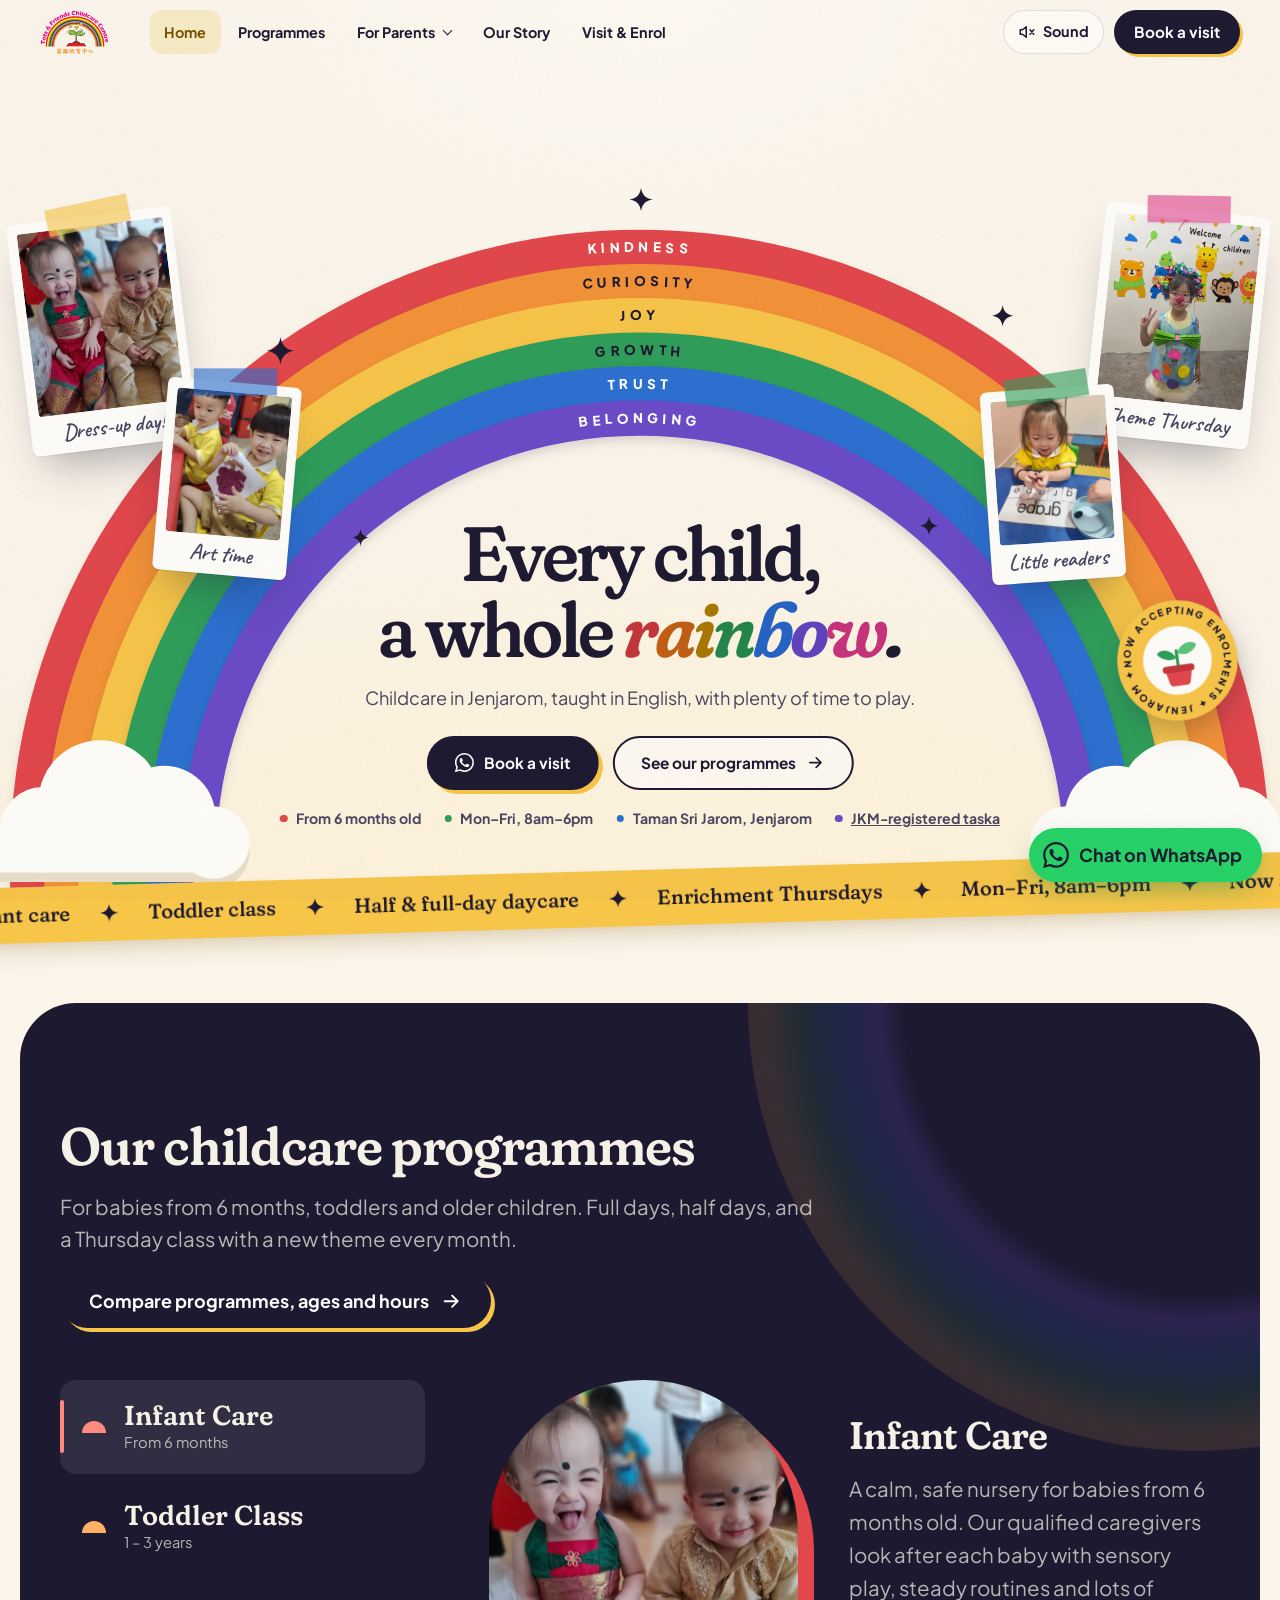
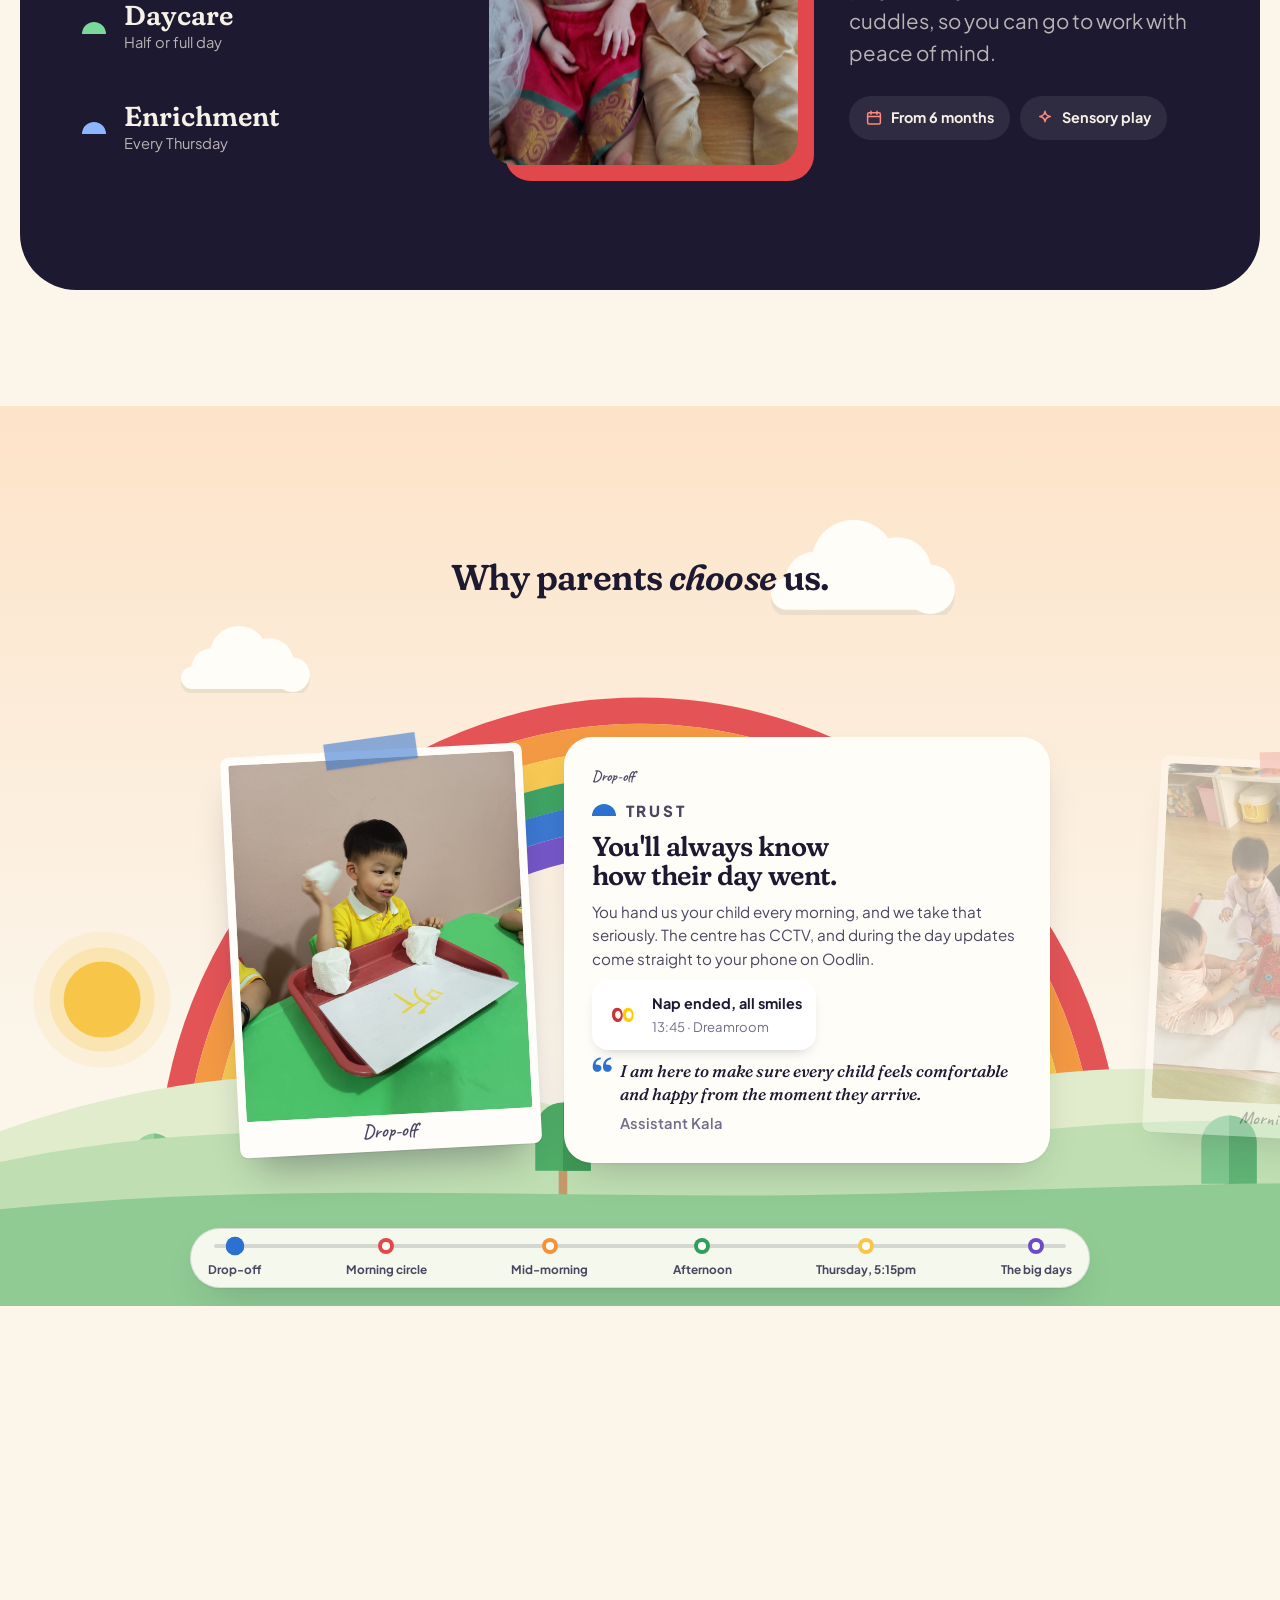
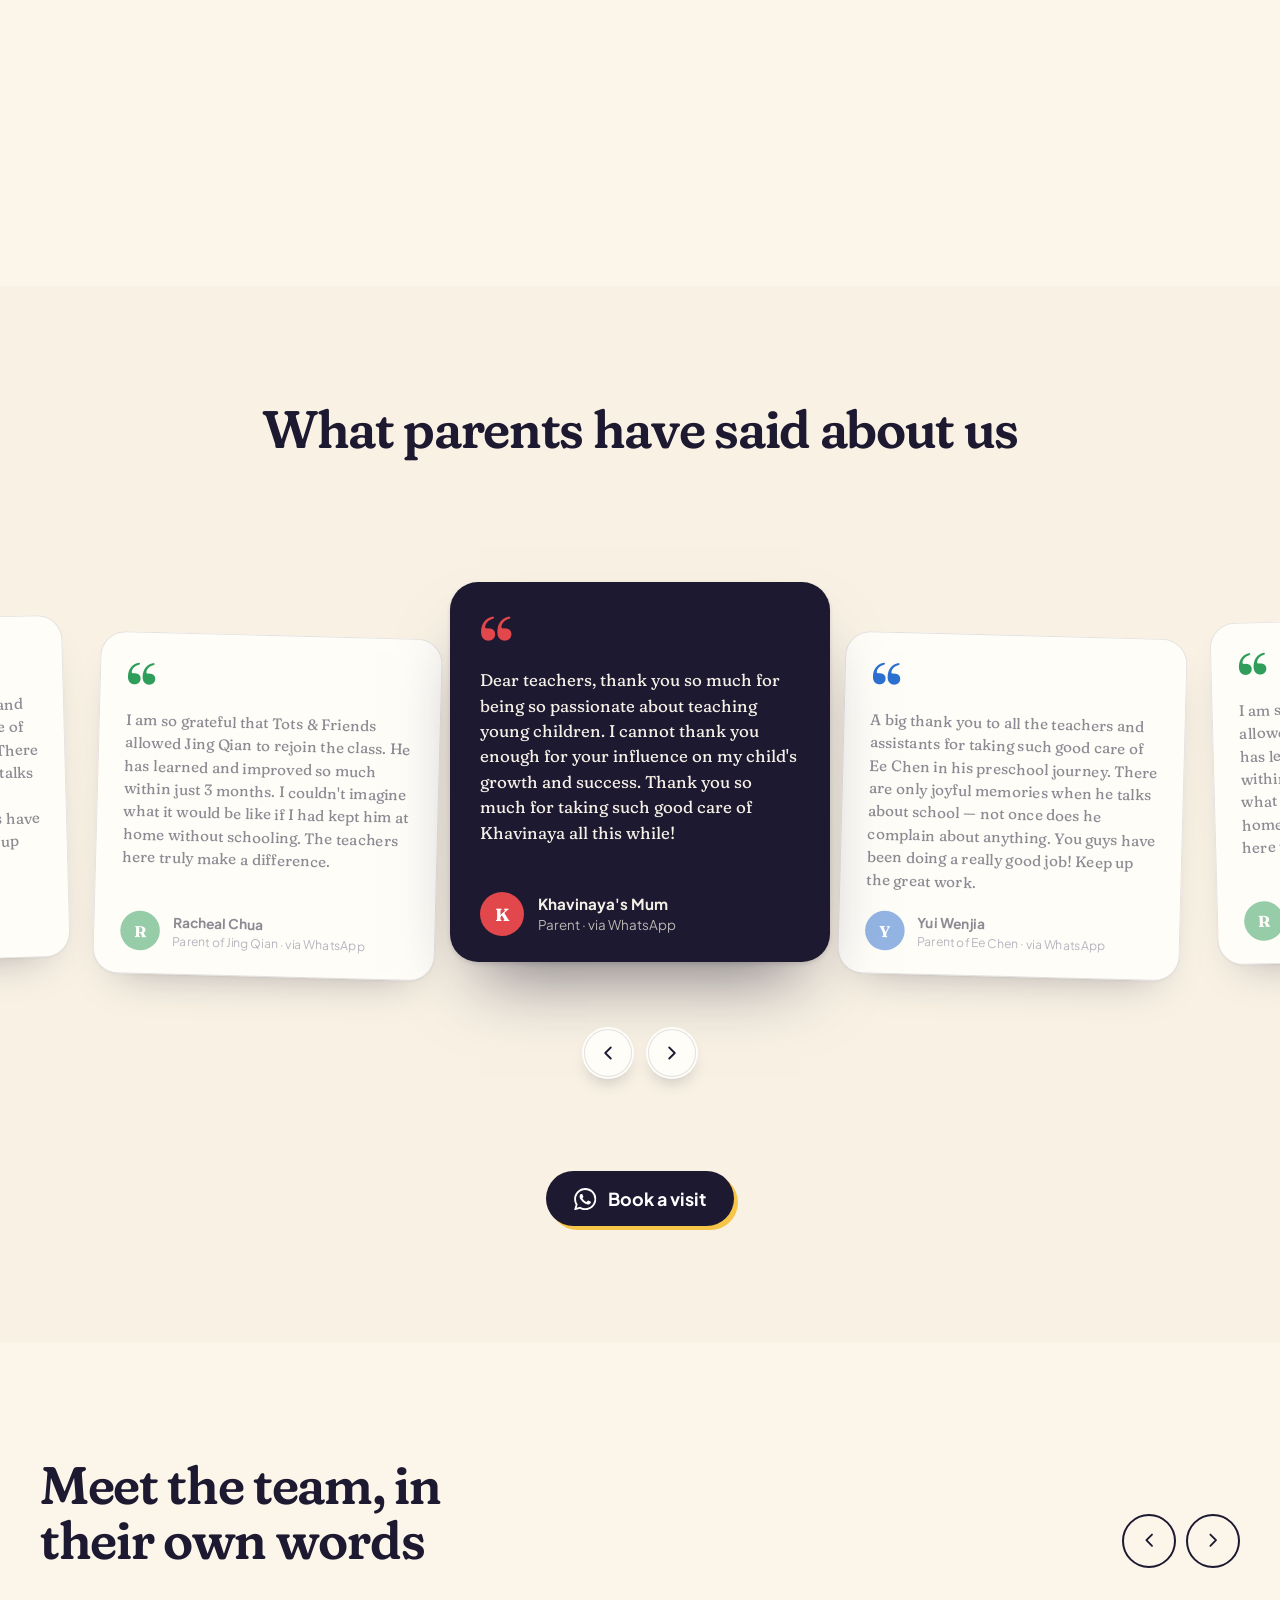
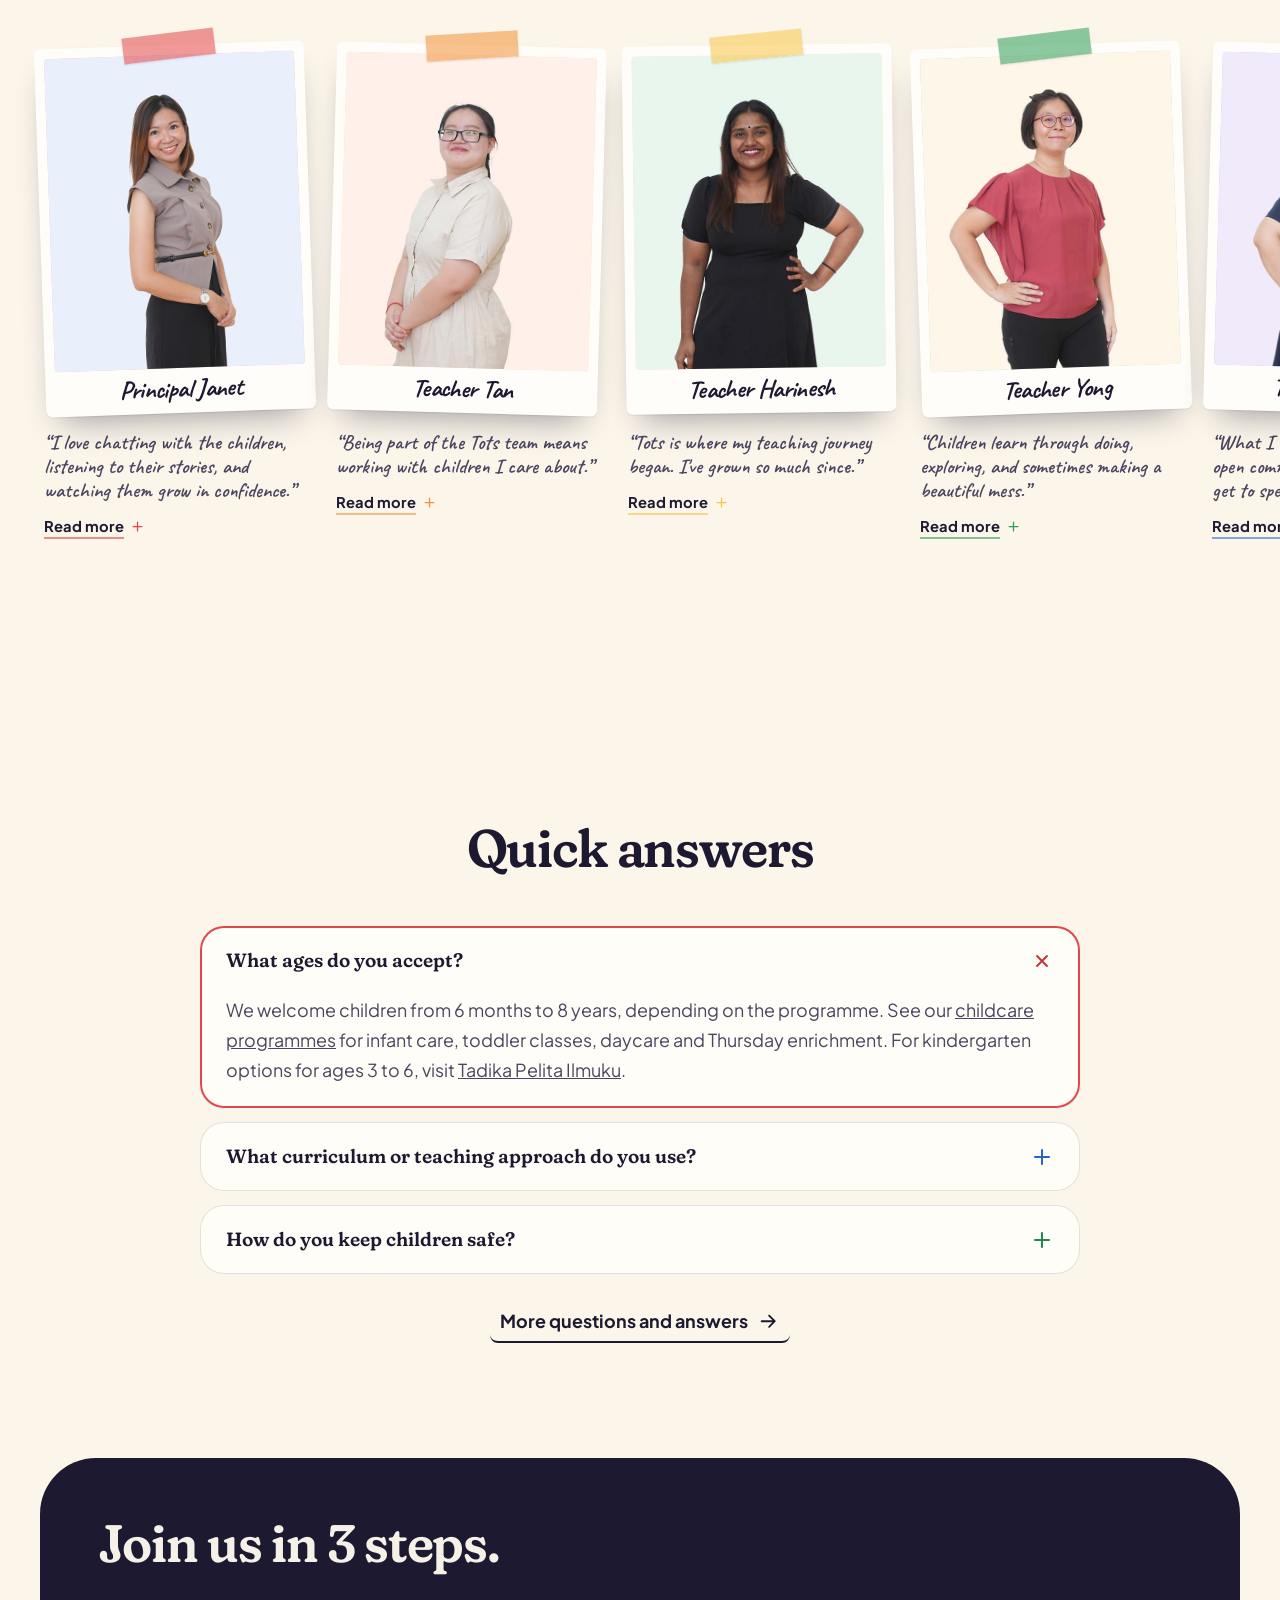
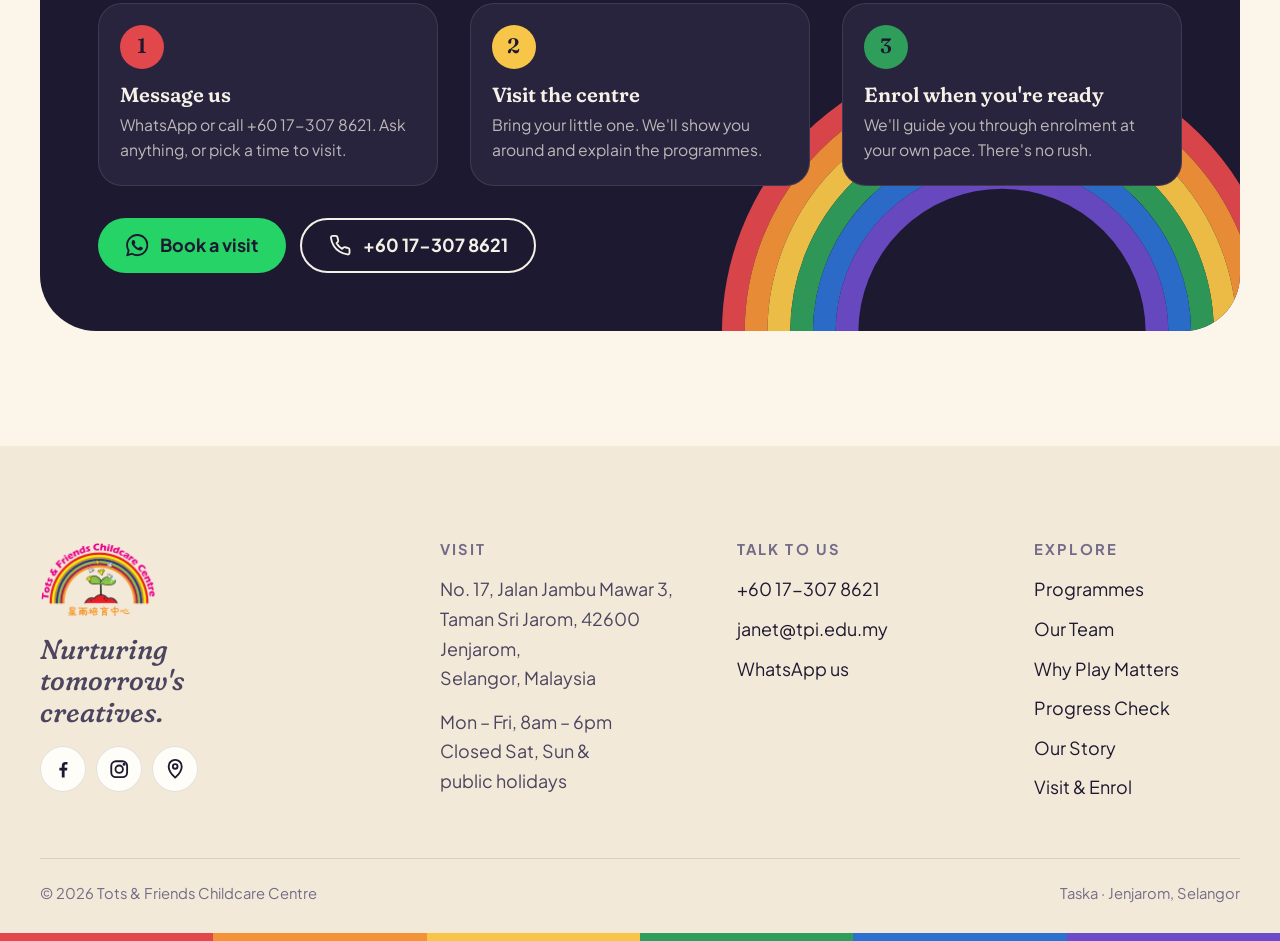
<file: index.html>
<!doctype html>
<html lang="en">
<head>
<meta charset="utf-8">
<meta name="viewport" content="width=device-width, initial-scale=1">
<title>Childcare &amp; Taska in Jenjarom | Tots &amp; Friends</title>
<meta name="description" content="Tots &amp; Friends is a childcare centre in Jenjarom, Selangor, offering infant care from 6 months, toddler classes, half-day or full-day daycare, and enrichment.">
<meta name="theme-color" content="#fbf5ea">
<link rel="canonical" href="https://tnf.tpi.edu.my/">
<meta property="og:type" content="website">
<meta property="og:site_name" content="Tots &amp; Friends Childcare Centre">
<meta property="og:url" content="https://tnf.tpi.edu.my/">
<meta property="og:title" content="Childcare &amp; Taska in Jenjarom | Tots &amp; Friends">
<meta property="og:description" content="Tots &amp; Friends is a childcare centre in Jenjarom, Selangor, offering infant care from 6 months, toddler classes, half-day or full-day daycare, and enrichment.">
<meta property="og:image" content="https://tnf.tpi.edu.my/images/logo.webp">
<meta property="og:image:width" content="240">
<meta property="og:image:height" content="150">
<meta property="og:image:alt" content="Tots &amp; Friends Childcare Centre logo">
<meta name="twitter:card" content="summary">
<link rel="icon" href="/favicon.svg" type="image/svg+xml" sizes="any">
<link rel="preconnect" href="https://fonts.googleapis.com">
<link rel="preconnect" href="https://fonts.gstatic.com" crossorigin>
<link rel="preload" as="style" href="https://fonts.googleapis.com/css2?family=Caveat:wght@600&amp;family=Fraunces:ital,opsz,wght,SOFT,WONK@0,9..144,300..800,0..100,0..1;1,9..144,300..800,0..100,0..1&amp;family=Plus+Jakarta+Sans:wght@400;500;600;700;800&amp;display=swap" onload="this.onload=null;this.rel='stylesheet'">
<noscript><link rel="stylesheet" href="https://fonts.googleapis.com/css2?family=Caveat:wght@600&amp;family=Fraunces:ital,opsz,wght,SOFT,WONK@0,9..144,300..800,0..100,0..1;1,9..144,300..800,0..100,0..1&amp;family=Plus+Jakarta+Sans:wght@400;500;600;700;800&amp;display=swap"></noscript>
<link rel="stylesheet" href="/styles.css?v=20261127-select">
<script>document.documentElement.classList.add('js')</script>
<script src="main.js?v=20261125-team-pol" defer></script>
<script type="application/ld+json">
{
  "@context": "https://schema.org",
  "@graph": [
    {
      "@type": "WebSite",
      "@id": "https://tnf.tpi.edu.my/#website",
      "url": "https://tnf.tpi.edu.my/",
      "name": "Tots & Friends Childcare Centre",
      "publisher": {
        "@id": "https://tnf.tpi.edu.my/#childcare"
      }
    },
    {
      "@type": "ChildCare",
      "name": "Tots & Friends Childcare Centre",
      "url": "https://tnf.tpi.edu.my/",
      "logo": "https://tnf.tpi.edu.my/images/logo.webp",
      "telephone": "+60173078621",
      "email": "janet@tpi.edu.my",
      "address": {
        "@type": "PostalAddress",
        "streetAddress": "No. 17, Jalan Jambu Mawar 3, Taman Sri Jarom",
        "addressLocality": "Jenjarom",
        "postalCode": "42600",
        "addressRegion": "Selangor",
        "addressCountry": "MY"
      },
      "openingHours": "Mo-Fr 08:00-18:00",
      "foundingDate": "2018",
      "sameAs": [
        "https://www.facebook.com/TOTSnFRIENDS",
        "https://www.instagram.com/totsnfriends/",
        "https://www.google.com/maps?cid=3269371201788161873"
      ],
      "@id": "https://tnf.tpi.edu.my/#childcare",
      "image": "https://tnf.tpi.edu.my/images/logo.webp",
      "description": "Tots & Friends is a childcare centre in Jenjarom, Selangor, offering infant care from 6 months, toddler classes, half-day or full-day daycare, and enrichment."
    }
  ]
}
</script>
</head>
<body>
<svg width="0" height="0" style="position:absolute" aria-hidden="true">
  <symbol id="i-wa" viewBox="0 0 24 24"><path fill="currentColor" stroke="none" d="M17.47 14.38c-.3-.15-1.76-.87-2.03-.97-.27-.1-.47-.15-.67.15-.2.3-.77.97-.94 1.16-.17.2-.35.22-.64.08-.3-.15-1.26-.46-2.39-1.48-.88-.79-1.48-1.76-1.65-2.06-.17-.3-.02-.46.13-.6.13-.14.3-.35.45-.52.15-.17.2-.3.3-.5.1-.2.05-.37-.03-.52-.07-.15-.67-1.61-.92-2.2-.24-.58-.49-.5-.67-.51h-.57c-.2 0-.52.07-.79.37-.27.3-1.04 1.02-1.04 2.48 0 1.46 1.07 2.88 1.21 3.07.15.2 2.1 3.2 5.08 4.49.71.31 1.26.49 1.7.63.71.22 1.36.19 1.87.12.57-.09 1.76-.72 2-1.41.25-.7.25-1.29.17-1.41-.07-.13-.27-.2-.57-.35zM12.05 21.8h-.01a9.87 9.87 0 0 1-5.03-1.38l-.36-.21-3.74.98 1-3.65-.24-.37a9.86 9.86 0 0 1-1.51-5.26c0-5.45 4.44-9.88 9.89-9.88 2.64 0 5.12 1.03 6.99 2.9a9.83 9.83 0 0 1 2.89 6.99c0 5.45-4.43 9.88-9.88 9.88zm8.41-18.3A11.82 11.82 0 0 0 12.05 0C5.5 0 .16 5.34.16 11.89c0 2.1.55 4.14 1.59 5.95L.06 24l6.3-1.65a11.88 11.88 0 0 0 5.68 1.45h.01c6.55 0 11.89-5.34 11.89-11.89a11.82 11.82 0 0 0-3.48-8.41z"/></symbol>
  <symbol id="i-arrow" viewBox="0 0 24 24"><path d="M5 12h14M13 6l6 6-6 6"/></symbol>
  <symbol id="i-phone" viewBox="0 0 24 24"><path d="M22 16.9v3a2 2 0 0 1-2.2 2 19.8 19.8 0 0 1-8.6-3.1 19.5 19.5 0 0 1-6-6A19.8 19.8 0 0 1 2.1 4.2 2 2 0 0 1 4.1 2h3a2 2 0 0 1 2 1.7c.1 1 .4 1.9.7 2.8a2 2 0 0 1-.5 2.1L8.1 9.9a16 16 0 0 0 6 6l1.3-1.3a2 2 0 0 1 2.1-.4c.9.3 1.8.6 2.8.7a2 2 0 0 1 1.7 2z"/></symbol>
  <symbol id="i-mail" viewBox="0 0 24 24"><rect x="3" y="5" width="18" height="14" rx="2"/><path d="m3 7 9 6 9-6"/></symbol>
  <symbol id="i-pin" viewBox="0 0 24 24"><path d="M12 21s-7-6.2-7-12a7 7 0 0 1 14 0c0 5.8-7 12-7 12z"/><circle cx="12" cy="9" r="2.5"/></symbol>
  <symbol id="i-clock" viewBox="0 0 24 24"><circle cx="12" cy="12" r="9"/><path d="M12 7v5l3 2"/></symbol>
  <symbol id="i-menu" viewBox="0 0 24 24"><path d="M4 7h16M4 12h16M4 17h10"/></symbol>
  <symbol id="i-sound-on" viewBox="0 0 24 24"><path d="M11 5 6 9H3v6h3l5 4zM15.5 8.5a5 5 0 0 1 0 7M18.5 5.5a9 9 0 0 1 0 13"/></symbol>
  <symbol id="i-sound-off" viewBox="0 0 24 24"><path d="M11 5 6 9H3v6h3l5 4zM16 9l5 6m0-6-5 6"/></symbol>
  <symbol id="i-close" viewBox="0 0 24 24"><path d="M6 6l12 12M18 6 6 18"/></symbol>
  <symbol id="i-cal" viewBox="0 0 24 24"><rect x="3.5" y="5" width="17" height="15" rx="2"/><path d="M3.5 10h17M8 3v4M16 3v4"/></symbol>
  <symbol id="i-spark" viewBox="0 0 24 24"><path d="M12 3c.6 4.6 2.4 6.4 7 7-4.6.6-6.4 2.4-7 7-.6-4.6-2.4-6.4-7-7 4.6-.6 6.4-2.4 7-7z"/></symbol>
  <symbol id="i-star" viewBox="0 0 24 24"><path fill="currentColor" stroke="none" d="M12 0c1 7.2 4.8 11 12 12-7.2 1-11 4.8-12 12-1-7.2-4.8-11-12-12 7.2-1 11-4.8 12-12z"/></symbol>
  <symbol id="i-check" viewBox="0 0 24 24"><path d="m5 12 5 5 9-10"/></symbol>
  <symbol id="i-plus" viewBox="0 0 24 24"><path d="M12 5v14M5 12h14"/></symbol>
  <symbol id="i-chev-l" viewBox="0 0 24 24"><path d="m15 6-6 6 6 6"/></symbol>
  <symbol id="i-chev-r" viewBox="0 0 24 24"><path d="m9 6 6 6-6 6"/></symbol>
  <symbol id="i-fb" viewBox="0 0 24 24"><path fill="currentColor" stroke="none" d="M13.5 21v-7.5h2.6l.4-3h-3V8.6c0-.9.3-1.5 1.5-1.5h1.6V4.4c-.3 0-1.2-.1-2.3-.1-2.3 0-3.8 1.4-3.8 3.9v2.3H7.9v3h2.6V21z"/></symbol>
  <symbol id="i-ig" viewBox="0 0 24 24"><rect x="3.5" y="3.5" width="17" height="17" rx="5"/><circle cx="12" cy="12" r="4"/><circle cx="17.3" cy="6.7" r=".7" fill="currentColor"/></symbol>
</svg>

<a class="skip" href="#main">Skip to content</a>

<header class="site-header">
  <div class="wrap nav">
    <a class="brand" href="/"><img src="/images/logo.webp" alt="Tots &amp; Friends Childcare Centre — home" width="240" height="150"></a>
    <nav class="desktop-nav" aria-label="Main">
      <ul class="nav-links">
        <li><a class="nav-link nav-link--home" href="/" aria-current="page">Home</a></li>
        <li><a class="nav-link nav-link--programmes" href="/programmes">Programmes</a></li>
        <li>
          <details class="nav-group nav-group--parents" name="desktop-nav">
            <summary class="nav-link">For Parents</summary>
            <ul class="nav-panel">
              <li><a href="/philosophy"><strong>Why Play Matters</strong><span>How children learn through play</span></a></li>
              <li><a href="/progress"><strong>Progress Check</strong><span>For toddlers aged 2–3</span></a></li>
            </ul>
          </details>
        </li>
        <li><a class="nav-link nav-link--story" href="/timeline">Our Story</a></li>
        <li><a class="nav-link nav-link--visit" href="/contact">Visit &amp; Enrol</a></li>
      </ul>
    </nav>
    <div class="nav-end">
      <button class="sound-btn" type="button" data-sound aria-pressed="false" aria-label="Sound"><svg class="i sound-on" aria-hidden="true"><use href="#i-sound-on"/></svg><svg class="i sound-off" aria-hidden="true"><use href="#i-sound-off"/></svg><span class="sound-label">Sound</span></button>
      <a class="btn btn-primary btn-sm nav-cta" href="/contact">Book a visit</a>
      <button class="menu-btn" type="button" popovertarget="menu" aria-label="Menu"><svg class="i" aria-hidden="true"><use href="#i-menu"/></svg></button>
    </div>
  </div>
</header>

<div id="menu" popover role="dialog" aria-modal="true" aria-label="Mobile menu">
  <div class="menu-top">
    <button class="menu-back" type="button" hidden>Back</button>
    <button class="menu-btn menu-close" type="button" autofocus popovertarget="menu" popovertargetaction="hide" aria-label="Close"><svg class="i" aria-hidden="true"><use href="#i-close"/></svg></button>
  </div>
  <nav aria-label="Main">
    <ul class="menu-links" id="menu-root">
      <li><a class="nav-link nav-link--home" href="/" aria-current="page">Home</a></li>
      <li><a class="nav-link nav-link--programmes" href="/programmes">Programmes</a></li>
      <li><button class="nav-link nav-group--parents" type="button" data-menu-topic aria-controls="menu-parents">For Parents</button></li>
      <li><a class="nav-link nav-link--story" href="/timeline">Our Story</a></li>
      <li><a class="nav-link nav-link--visit" href="/contact">Visit &amp; Enrol</a></li>
    </ul>
    <section class="menu-topic nav-group nav-group--parents" id="menu-parents" aria-labelledby="menu-title-parents" hidden>
      <h2 id="menu-title-parents">For Parents</h2>
      <ul class="nav-panel">
        <li><a href="/philosophy"><strong>Why Play Matters</strong><span>How children learn through play</span></a></li>
        <li><a href="/progress"><strong>Progress Check</strong><span>For toddlers aged 2–3</span></a></li>
      </ul>
    </section>
  </nav>
  <div class="menu-foot">
    <a class="btn btn-primary btn-sm nav-cta" href="/contact">Book a visit</a>
    <button class="sound-btn" type="button" data-sound aria-pressed="false" aria-label="Sound"><svg class="i sound-on" aria-hidden="true"><use href="#i-sound-on"/></svg><svg class="i sound-off" aria-hidden="true"><use href="#i-sound-off"/></svg><span class="sound-label">Sound</span></button>
  </div>
</div>

<main id="main" class="home-main">

  <!-- ============ HERO ============ -->
  <section class="hero" aria-labelledby="hero-title">
    <div class="stage">
      <div class="art">
      <svg class="rainbow" viewBox="0 0 1200 640" aria-hidden="true" focusable="false">
        <defs>
          <radialGradient id="glow" cx="50%" cy="100%" r="100%">
            <stop offset="0" stop-color="#fff6e2"/>
            <stop offset="1" stop-color="#fff6e2" stop-opacity="0"/>
          </radialGradient>
          <g id="cloud">
            <g fill="#eadfca" transform="translate(0 9)">
              <circle cx="40" cy="612" r="40"/><circle cx="94" cy="586" r="58"/><circle cx="154" cy="600" r="48"/><circle cx="200" cy="624" r="34"/><rect x="-20" y="608" width="250" height="44" rx="22"/>
            </g>
            <g fill="#fffdf8">
              <circle cx="40" cy="612" r="40"/><circle cx="94" cy="586" r="58"/><circle cx="154" cy="600" r="48"/><circle cx="200" cy="624" r="34"/><rect x="-20" y="608" width="250" height="44" rx="22"/>
            </g>
          </g>
        </defs>

        <path d="M 202 760 L 202 640 A 398 398 0 0 1 998 640 L 998 760 Z" fill="url(#glow)"/>

        <!-- six bands = six core values (outer to inner) -->
        <g class="band" style="--i:0;--d:3">
          <path id="b1" pathLength="1" stroke="var(--red)" d="M 26 760 L 26 640 A 574 574 0 0 1 1174 640 L 1174 760"/>
          <text dy="0.36em" fill="#fff"><textPath href="#b1" startOffset="50%" text-anchor="middle">KINDNESS</textPath></text>
        </g>
        <g class="band" style="--i:1;--d:5">
          <path id="b2" pathLength="1" stroke="var(--orange)" d="M 58 760 L 58 640 A 542 542 0 0 1 1142 640 L 1142 760"/>
          <text dy="0.36em" fill="#1d1930"><textPath href="#b2" startOffset="50%" text-anchor="middle">CURIOSITY</textPath></text>
        </g>
        <g class="band" style="--i:2;--d:7">
          <path id="b3" pathLength="1" stroke="var(--yellow)" d="M 90 760 L 90 640 A 510 510 0 0 1 1110 640 L 1110 760"/>
          <text dy="0.36em" fill="#1d1930"><textPath href="#b3" startOffset="50%" text-anchor="middle">JOY</textPath></text>
        </g>
        <g class="band" style="--i:3;--d:9">
          <path id="b4" pathLength="1" stroke="var(--green)" d="M 122 760 L 122 640 A 478 478 0 0 1 1078 640 L 1078 760"/>
          <text dy="0.36em" fill="#1d1930"><textPath href="#b4" startOffset="50%" text-anchor="middle">GROWTH</textPath></text>
        </g>
        <g class="band" style="--i:4;--d:11">
          <path id="b5" pathLength="1" stroke="var(--blue)" d="M 154 760 L 154 640 A 446 446 0 0 1 1046 640 L 1046 760"/>
          <text dy="0.36em" fill="#fff"><textPath href="#b5" startOffset="50%" text-anchor="middle">TRUST</textPath></text>
        </g>
        <g class="band" style="--i:5;--d:13">
          <path id="b6" pathLength="1" stroke="var(--purple)" d="M 186 760 L 186 640 A 414 414 0 0 1 1014 640 L 1014 760"/>
          <text dy="0.36em" fill="#fff"><textPath href="#b6" startOffset="50%" text-anchor="middle">BELONGING</textPath></text>
        </g>

        <g class="cloud" style="--d:-14"><g class="cloud-bob"><use href="#cloud"/></g></g>
        <g class="cloud" style="--d:-18"><g class="cloud-bob" style="animation-delay:1s,2.6s"><use href="#cloud" transform="matrix(-1 0 0 1 1200 0)"/></g></g>

        <g fill="var(--yellow)">
          <use class="spark" href="#i-star" x="250" y="150" width="26" height="26" style="--t:0s"/>
          <use class="spark" href="#i-star" x="930" y="120" width="20" height="20" style="--t:1.1s"/>
          <use class="spark" href="#i-star" x="590" y="10" width="22" height="22" style="--t:.5s"/>
        </g>
        <g fill="var(--pink)">
          <use class="spark" href="#i-star" x="330" y="330" width="16" height="16" style="--t:1.7s"/>
          <use class="spark" href="#i-star" x="862" y="318" width="18" height="18" style="--t:.8s"/>
        </g>
      </svg>

      <figure class="polaroid p1"><img src="images/hero-infant-care.webp" alt="Two little ones in traditional outfits pulling silly faces" width="480" height="640" fetchpriority="high"><figcaption>Dress-up day!</figcaption></figure>
      <figure class="polaroid p2"><img src="images/hero-daycare.webp" alt="A child proudly holding up a purple painting" width="480" height="640"><figcaption>Art time</figcaption></figure>
      <figure class="polaroid p3"><img src="images/hero-enrichment.webp" alt="A child in a clown nose and rainbow wig at enrichment class" width="480" height="640"><figcaption>Theme Thursday</figcaption></figure>
      <figure class="polaroid p4"><img src="images/hero-little-readers.webp" alt="A toddler lining up wooden letter blocks" width="480" height="640"><figcaption>Little readers</figcaption></figure>

      <div class="sticker" aria-hidden="true">
        <svg viewBox="0 0 200 200">
          <defs><path id="ring" d="M100,100 m-76,0 a76,76 0 1,1 152,0 a76,76 0 1,1 -152,0"/></defs>
          <circle cx="100" cy="100" r="98" fill="var(--yellow)"/>
          <circle cx="100" cy="100" r="56" fill="#fffdf8"/>
          <g class="ring"><text font-family="Plus Jakarta Sans, sans-serif" font-weight="800" font-size="15.5" fill="#1d1930"><textPath href="#ring" textLength="470" lengthAdjust="spacing">NOW ACCEPTING ENROLMENTS ✦ JENJAROM ✦</textPath></text></g>
          <path d="M100 116 V84" stroke="var(--green)" stroke-width="5" stroke-linecap="round"/>
          <path class="leaf leaf-l" d="M99 96 C 90 78 74 78 68 86 C 76 98 90 100 99 96Z" fill="var(--green)"/>
          <path class="leaf leaf-r" d="M101 88 C 110 70 128 70 134 78 C 126 92 110 94 101 88Z" fill="#5cc47a"/>
          <path d="M78 114 h44 l-5 22 a6 6 0 0 1 -6 5 h-22 a6 6 0 0 1 -6 -5z" fill="var(--red)"/>
          <rect x="74" y="108" width="52" height="11" rx="5.5" fill="#c4363a"/>
        </svg>
      </div>

      </div>

      <div class="hero-copy">
        <h1 class="hero-title" id="hero-title">
          <span class="line">Every child,</span>
          <span class="line">a whole <em class="rw"><span class="sr">rainbow.</span><span aria-hidden="true"><span class="l" style="--n:0;--c:var(--red-d)">r</span><span class="l" style="--n:1;--c:var(--orange-d)">a</span><span class="l" style="--n:2;--c:var(--gold-d)">i</span><span class="l" style="--n:3;--c:var(--green-d)">n</span><span class="l" style="--n:4;--c:var(--blue-d)">b</span><span class="l" style="--n:5;--c:var(--purple-d)">o</span><span class="l" style="--n:6;--c:var(--pink-d)">w</span><span class="l" style="--n:7;--c:var(--ink)">.</span></span></em></span>
        </h1>
        <p class="hero-sub">Childcare in Jenjarom, taught in English, with plenty of time to play.</p>
        <div class="hero-ctas">
          <a class="btn btn-primary" href="https://wa.me/60173078621?text=Hi!%20I%27d%20like%20to%20book%20a%20visit%20to%20Tots%20%26%20Friends%20Childcare%20Centre."><svg class="i"><use href="#i-wa"/></svg>Book a visit</a>
          <a class="btn btn-ghost" href="#programmes">See our programmes <svg class="i"><use href="#i-arrow"/></svg></a>
        </div>
        <ul class="hero-facts" aria-label="Quick facts">
          <li style="--c:var(--red)">From 6 months old</li>
          <li style="--c:var(--green)">Mon–Fri, 8am–6pm</li>
          <li style="--c:var(--blue)">Taman Sri Jarom, Jenjarom</li>
          <li style="--c:var(--purple)"><a href="https://portaljkm_tnt.jkm.gov.my/en/senarai-taska-berdaftar?start=2720">JKM-registered taska</a></li>
        </ul>
      </div>
    </div>
  </section>

  <div class="ticker" aria-hidden="true">
    <div class="ticker-track">
      <ul>
        <li style="--c:var(--red)">Infant care<svg><use href="#i-star"/></svg></li>
        <li style="--c:var(--orange)">Toddler class<svg><use href="#i-star"/></svg></li>
        <li style="--c:var(--yellow)">Half &amp; full-day daycare<svg><use href="#i-star"/></svg></li>
        <li style="--c:var(--green)">Enrichment Thursdays<svg><use href="#i-star"/></svg></li>
        <li style="--c:var(--blue)">Mon–Fri, 8am–6pm<svg><use href="#i-star"/></svg></li>
        <li style="--c:var(--purple)">Now accepting enrolments<svg><use href="#i-star"/></svg></li>
      </ul>
      <ul>
        <li style="--c:var(--red)">Infant care<svg><use href="#i-star"/></svg></li>
        <li style="--c:var(--orange)">Toddler class<svg><use href="#i-star"/></svg></li>
        <li style="--c:var(--yellow)">Half &amp; full-day daycare<svg><use href="#i-star"/></svg></li>
        <li style="--c:var(--green)">Enrichment Thursdays<svg><use href="#i-star"/></svg></li>
        <li style="--c:var(--blue)">Mon–Fri, 8am–6pm<svg><use href="#i-star"/></svg></li>
        <li style="--c:var(--purple)">Now accepting enrolments<svg><use href="#i-star"/></svg></li>
      </ul>
    </div>
  </div>

  <!-- ============ PROGRAMMES ============ -->
  <section class="section island" id="programmes" aria-labelledby="prog-title">
    <div class="wrap">
      <div class="section-head" data-reveal>
        <h2 id="prog-title">Our childcare programmes</h2>
        <p class="lede">For babies from 6 months, toddlers and older children. Full days, half days, and a Thursday class with a new theme every month.</p>
        <p><a class="btn btn-primary" href="/programmes">Compare programmes, ages and hours <svg class="i" aria-hidden="true"><use href="#i-arrow"/></svg></a></p>
      </div>
      <div class="prog" data-reveal>
        <div class="prog-tabs" role="tablist" aria-label="Programmes">
          <button class="prog-tab" role="tab" id="tab-infant" aria-controls="panel-infant" aria-selected="true" style="--c:#ff8a80"><span class="mark" aria-hidden="true"></span><span class="t">Infant Care</span><span class="s">From 6 months</span></button>
          <button class="prog-tab" role="tab" id="tab-toddler" aria-controls="panel-toddler" aria-selected="false" tabindex="-1" style="--c:#ffb067"><span class="mark" aria-hidden="true"></span><span class="t">Toddler Class</span><span class="s">1 – 3 years</span></button>
          <button class="prog-tab" role="tab" id="tab-daycare" aria-controls="panel-daycare" aria-selected="false" tabindex="-1" style="--c:#7cd79b"><span class="mark" aria-hidden="true"></span><span class="t">Daycare</span><span class="s">Half or full day</span></button>
          <button class="prog-tab" role="tab" id="tab-enrich" aria-controls="panel-enrich" aria-selected="false" tabindex="-1" style="--c:#8db6ff"><span class="mark" aria-hidden="true"></span><span class="t">Enrichment</span><span class="s">Every Thursday</span></button>
        </div>

        <div>
          <div class="prog-panel" role="tabpanel" id="panel-infant" aria-labelledby="tab-infant" style="--c:var(--red);--c-l:#ff8a80">
            <div class="arch-frame"><img src="images/program-infant-care.jpeg" alt="Infant care at our taska in Jenjarom" width="750" height="1000" loading="lazy"></div>
            <div>
              <h3>Infant Care</h3>
              <p class="desc">A calm, safe nursery for babies from 6 months old. Our qualified caregivers look after each baby with sensory play, steady routines and lots of cuddles, so you can go to work with peace of mind.</p>
              <ul class="chips"><li class="chip"><svg class="i"><use href="#i-cal"/></svg>From 6 months</li><li class="chip"><svg class="i"><use href="#i-spark"/></svg>Sensory play</li></ul>
            </div>
          </div>
          <div class="prog-panel" role="tabpanel" id="panel-toddler" aria-labelledby="tab-toddler" style="--c:var(--orange);--c-l:#ffb067" hidden>
            <div class="arch-frame"><img src="images/program-toddler-class.jpeg" alt="Toddler class activity at our taska in Jenjarom" width="960" height="1280" loading="lazy"></div>
            <div>
              <h3>Toddler Class</h3>
              <p class="desc">Toddlers want to do it themselves, so we let them. Hands-on activities build their words, their fine motor skills and their first friendships, at a pace that suits little ones.</p>
              <ul class="chips"><li class="chip"><svg class="i"><use href="#i-cal"/></svg>1 – 3 years</li><li class="chip"><svg class="i"><use href="#i-spark"/></svg>Play-based learning</li></ul>
            </div>
          </div>
          <div class="prog-panel" role="tabpanel" id="panel-daycare" aria-labelledby="tab-daycare" style="--c:var(--green);--c-l:#7cd79b" hidden>
            <div class="arch-frame"><img src="images/program-daycare.jpeg" alt="Daycare art activity at our taska in Jenjarom" width="960" height="1280" loading="lazy"></div>
            <div>
              <h3>Daycare</h3>
              <p class="desc">Pick a half day, 8:30am to 12:30pm, or a full day, 8:00am to 6:00pm. Either way, the day has a steady rhythm of learning, play, meals and rest.</p>
              <ul class="chips"><li class="chip"><svg class="i"><use href="#i-clock"/></svg>8:30am – 12:30pm</li><li class="chip"><svg class="i"><use href="#i-clock"/></svg>8:00am – 6:00pm</li></ul>
            </div>
          </div>
          <div class="prog-panel" role="tabpanel" id="panel-enrich" aria-labelledby="tab-enrich" style="--c:var(--blue);--c-l:#8db6ff" hidden>
            <div class="arch-frame"><img src="images/program-enrichment.webp" alt="Enrichment class theme day at our taska in Jenjarom" width="960" height="1280" loading="lazy"></div>
            <div>
              <h3>Enrichment Classes</h3>
              <p class="desc">Each month has a new theme. Children cook, paint, get messy and try simple science experiments. It's all in English, so new words come along without anyone noticing.</p>
              <ul class="chips"><li class="chip"><svg class="i"><use href="#i-cal"/></svg>Thursdays, 5:15–6:30pm</li><li class="chip"><svg class="i"><use href="#i-spark"/></svg>New theme each month</li></ul>
            </div>
          </div>
        </div>
      </div>
    </div>
  </section>

  <!-- ============ BELIEFS: classroom pin-board ============ -->
  <section class="section day" id="values" aria-labelledby="values-title" data-day>
    <div class="day-pin">
      <div class="day-stage">
        <h2 id="values-title" class="day-title">Why parents <em class="accent">choose</em> us.</h2>
        <div class="day-glow" aria-hidden="true"></div>
        <svg class="day-rainbow" viewBox="0 0 1200 620" aria-hidden="true"><path d="M 26 620 A 574 574 0 0 1 1174 620" fill="none" stroke="var(--red)" stroke-width="32"/><path d="M 58 620 A 542 542 0 0 1 1142 620" fill="none" stroke="var(--orange)" stroke-width="32"/><path d="M 90 620 A 510 510 0 0 1 1110 620" fill="none" stroke="var(--yellow)" stroke-width="32"/><path d="M 122 620 A 478 478 0 0 1 1078 620" fill="none" stroke="var(--green)" stroke-width="32"/><path d="M 154 620 A 446 446 0 0 1 1046 620" fill="none" stroke="var(--blue)" stroke-width="32"/><path d="M 186 620 A 414 414 0 0 1 1014 620" fill="none" stroke="var(--purple)" stroke-width="32"/></svg>
        <div class="day-sparks" aria-hidden="true"><svg class="day-spark" style="left:10%;top:16%;--s:24px;--t:0s;color:var(--yellow)" aria-hidden="true"><use href="#i-star"/></svg><svg class="day-spark" style="left:24%;top:32%;--s:14px;--t:0.7s;color:var(--pink)" aria-hidden="true"><use href="#i-star"/></svg><svg class="day-spark" style="left:38%;top:9%;--s:20px;--t:1.3s;color:var(--yellow)" aria-hidden="true"><use href="#i-star"/></svg><svg class="day-spark" style="left:55%;top:24%;--s:12px;--t:0.4s;color:var(--cream)" aria-hidden="true"><use href="#i-star"/></svg><svg class="day-spark" style="left:68%;top:11%;--s:26px;--t:1s;color:var(--yellow)" aria-hidden="true"><use href="#i-star"/></svg><svg class="day-spark" style="left:84%;top:28%;--s:16px;--t:1.6s;color:var(--pink)" aria-hidden="true"><use href="#i-star"/></svg><svg class="day-spark" style="left:92%;top:13%;--s:12px;--t:0.5s;color:var(--cream)" aria-hidden="true"><use href="#i-star"/></svg><svg class="day-spark" style="left:46%;top:38%;--s:10px;--t:1.1s;color:var(--yellow)" aria-hidden="true"><use href="#i-star"/></svg></div>
        <div class="day-moon" aria-hidden="true"></div>
        <div class="day-sun" aria-hidden="true"></div>
        <div class="day-cloud" style="top:12%;left:60%;--speed:-28vw;--w:200px" aria-hidden="true"><svg viewBox="-24 520 276 140"><g fill="#eadfca" transform="translate(0 9)"><circle cx="40" cy="612" r="40"/><circle cx="94" cy="586" r="58"/><circle cx="154" cy="600" r="48"/><circle cx="200" cy="624" r="34"/><rect x="-20" y="608" width="250" height="44" rx="22"/></g><g fill="#fffdf8"><circle cx="40" cy="612" r="40"/><circle cx="94" cy="586" r="58"/><circle cx="154" cy="600" r="48"/><circle cx="200" cy="624" r="34"/><rect x="-20" y="608" width="250" height="44" rx="22"/></g></svg></div><div class="day-cloud" style="top:24%;left:14%;--speed:-50vw;--w:140px" aria-hidden="true"><svg viewBox="-24 520 276 140"><g fill="#eadfca" transform="translate(0 9)"><circle cx="40" cy="612" r="40"/><circle cx="94" cy="586" r="58"/><circle cx="154" cy="600" r="48"/><circle cx="200" cy="624" r="34"/><rect x="-20" y="608" width="250" height="44" rx="22"/></g><g fill="#fffdf8"><circle cx="40" cy="612" r="40"/><circle cx="94" cy="586" r="58"/><circle cx="154" cy="600" r="48"/><circle cx="200" cy="624" r="34"/><rect x="-20" y="608" width="250" height="44" rx="22"/></g></svg></div><div class="day-cloud" style="top:7%;left:104%;--speed:-75vw;--w:170px" aria-hidden="true"><svg viewBox="-24 520 276 140"><g fill="#eadfca" transform="translate(0 9)"><circle cx="40" cy="612" r="40"/><circle cx="94" cy="586" r="58"/><circle cx="154" cy="600" r="48"/><circle cx="200" cy="624" r="34"/><rect x="-20" y="608" width="250" height="44" rx="22"/></g><g fill="#fffdf8"><circle cx="40" cy="612" r="40"/><circle cx="94" cy="586" r="58"/><circle cx="154" cy="600" r="48"/><circle cx="200" cy="624" r="34"/><rect x="-20" y="608" width="250" height="44" rx="22"/></g></svg></div><div class="day-cloud" style="top:30%;left:140%;--speed:-95vw;--w:120px" aria-hidden="true"><svg viewBox="-24 520 276 140"><g fill="#eadfca" transform="translate(0 9)"><circle cx="40" cy="612" r="40"/><circle cx="94" cy="586" r="58"/><circle cx="154" cy="600" r="48"/><circle cx="200" cy="624" r="34"/><rect x="-20" y="608" width="250" height="44" rx="22"/></g><g fill="#fffdf8"><circle cx="40" cy="612" r="40"/><circle cx="94" cy="586" r="58"/><circle cx="154" cy="600" r="48"/><circle cx="200" cy="624" r="34"/><rect x="-20" y="608" width="250" height="44" rx="22"/></g></svg></div>
        <div class="day-layer day-far" aria-hidden="true"><svg viewBox="0 0 2400 400" preserveAspectRatio="none"><path d="M-10 210 C200 120 380 130 560 190 S940 90 1180 150 S1600 210 1820 140 S2200 100 2410 170 V410 H-10Z" fill="#e0eccb"/></svg></div>
        <div class="day-layer day-mid" aria-hidden="true"><span class="day-prop day-house" style="left:14%;--h:46%"><svg viewBox="0 0 140 150"><path d="M38 40 a32 32 0 0 1 64 0" fill="none" stroke="var(--red)" stroke-width="7"/><path d="M45 40 a25 25 0 0 1 50 0" fill="none" stroke="var(--yellow)" stroke-width="7"/><path d="M52 40 a18 18 0 0 1 36 0" fill="none" stroke="var(--blue)" stroke-width="7"/><rect x="24" y="78" width="92" height="72" fill="#fffdf8"/><rect x="92" y="78" width="24" height="72" fill="#f3e9d8"/><path d="M14 82 L70 42 L126 82 Z" fill="var(--orange)"/><rect x="58" y="108" width="24" height="42" rx="12" fill="var(--purple)"/><rect x="34" y="94" width="18" height="18" rx="9" fill="#d9ebfb"/><rect x="88" y="94" width="18" height="18" rx="9" fill="#d9ebfb"/><rect class="lit" x="34" y="94" width="18" height="18" rx="9" fill="var(--yellow)"/><rect class="lit" x="88" y="94" width="18" height="18" rx="9" fill="var(--yellow)"/></svg></span><span class="day-prop" style="left:6%;--h:34%"><svg viewBox="0 0 60 110"><rect x="26" y="56" width="8" height="54" rx="4" fill="#c49a6c"/><path d="M4 70 V32 a26 26 0 0 1 52 0 V70 Z" fill="#9bd3a0"/><path d="M30 70 V6 a26 26 0 0 1 26 26 V70 Z" fill="#7fc289"/></svg></span><span class="day-prop" style="left:31%;--h:40%"><svg viewBox="0 0 60 110"><rect x="26" y="56" width="8" height="54" rx="4" fill="#c49a6c"/><path d="M4 70 V32 a26 26 0 0 1 52 0 V70 Z" fill="#7cc58c"/><path d="M30 70 V6 a26 26 0 0 1 26 26 V70 Z" fill="#5fb174"/></svg></span><span class="day-prop" style="left:36%;--h:30%"><svg viewBox="0 0 60 110"><rect x="26" y="56" width="8" height="54" rx="4" fill="#c49a6c"/><path d="M4 70 V32 a26 26 0 0 1 52 0 V70 Z" fill="#f7c548"/><path d="M30 70 V6 a26 26 0 0 1 26 26 V70 Z" fill="#eab42f"/></svg></span><span class="day-prop" style="left:58%;--h:38%"><svg viewBox="0 0 60 110"><rect x="26" y="56" width="8" height="54" rx="4" fill="#c49a6c"/><path d="M4 70 V32 a26 26 0 0 1 52 0 V70 Z" fill="#9bd3a0"/><path d="M30 70 V6 a26 26 0 0 1 26 26 V70 Z" fill="#7fc289"/></svg></span><span class="day-prop" style="left:74%;--h:32%"><svg viewBox="0 0 60 110"><rect x="26" y="56" width="8" height="54" rx="4" fill="#c49a6c"/><path d="M4 70 V32 a26 26 0 0 1 52 0 V70 Z" fill="#7cc58c"/><path d="M30 70 V6 a26 26 0 0 1 26 26 V70 Z" fill="#5fb174"/></svg></span><span class="day-prop" style="left:88%;--h:42%"><svg viewBox="0 0 60 110"><rect x="26" y="56" width="8" height="54" rx="4" fill="#c49a6c"/><path d="M4 70 V32 a26 26 0 0 1 52 0 V70 Z" fill="#f39237"/><path d="M30 70 V6 a26 26 0 0 1 26 26 V70 Z" fill="#e07d22"/></svg></span><svg viewBox="0 0 2400 400" preserveAspectRatio="none"><path d="M-10 190 C220 110 420 150 640 170 S1020 90 1280 140 S1720 190 1960 130 S2280 120 2410 160 V410 H-10Z" fill="#bfdfb2"/></svg></div>
        <div class="day-layer day-near" aria-hidden="true"><span class="day-prop" style="left:22%;--h:60%"><svg viewBox="0 0 60 110"><rect x="26" y="56" width="8" height="54" rx="4" fill="#c49a6c"/><path d="M4 70 V32 a26 26 0 0 1 52 0 V70 Z" fill="#4fae67"/><path d="M30 70 V6 a26 26 0 0 1 26 26 V70 Z" fill="#3f9a57"/></svg></span><span class="day-prop" style="left:48%;--h:52%"><svg viewBox="0 0 60 110"><rect x="26" y="56" width="8" height="54" rx="4" fill="#c49a6c"/><path d="M4 70 V32 a26 26 0 0 1 52 0 V70 Z" fill="#7cc58c"/><path d="M30 70 V6 a26 26 0 0 1 26 26 V70 Z" fill="#5fb174"/></svg></span><span class="day-prop" style="left:70%;--h:64%"><svg viewBox="0 0 60 110"><rect x="26" y="56" width="8" height="54" rx="4" fill="#c49a6c"/><path d="M4 70 V32 a26 26 0 0 1 52 0 V70 Z" fill="#4fae67"/><path d="M30 70 V6 a26 26 0 0 1 26 26 V70 Z" fill="#3f9a57"/></svg></span><span class="day-prop" style="left:94%;--h:56%"><svg viewBox="0 0 60 110"><rect x="26" y="56" width="8" height="54" rx="4" fill="#c49a6c"/><path d="M4 70 V32 a26 26 0 0 1 52 0 V70 Z" fill="#7cc58c"/><path d="M30 70 V6 a26 26 0 0 1 26 26 V70 Z" fill="#5fb174"/></svg></span><svg viewBox="0 0 2400 400" preserveAspectRatio="none"><path d="M-10 150 C260 70 500 120 760 110 S1240 50 1500 100 S1980 140 2410 80 V410 H-10Z" fill="#8fcb93"/></svg></div>
        <div class="day-track">
        <article class="day-panel" style="--c:var(--blue);--c-d:var(--blue-d)">
          <figure class="day-photo" style="--rot:-3deg"><img src="images/program-toddler-class.jpeg" alt="Toddler class activity at our taska in Jenjarom" width="960" height="1280" loading="lazy"><figcaption>Drop-off</figcaption></figure>
          <div class="day-card">
            <p class="day-time">Drop-off</p>
            <p class="note-band"><span class="mark" aria-hidden="true"></span>Trust</p>
            <h3>You'll always know how their day went.</h3>
            <p>You hand us your child every morning, and we take that seriously. The centre has CCTV, and during the day updates come straight to your phone on Oodlin.</p>
            <div class="ping" aria-hidden="true"><img src="images/oodlin-logo.jpg" alt="" width="512" height="512" loading="lazy"><span><strong>Nap ended, all smiles</strong>13:45 · Dreamroom</span></div><figure class="day-say"><blockquote>I am here to make sure every child feels comfortable and happy from the moment they arrive.</blockquote><figcaption>Assistant Kala</figcaption></figure>
          </div>
        </article>
        <article class="day-panel" style="--c:var(--red);--c-d:var(--red-d)">
          <figure class="day-photo" style="--rot:3deg"><img src="images/BTA-timeline2.webp" alt="Little ones exploring a tray of water beads together" width="810" height="1080" loading="lazy"><figcaption>Morning circle</figcaption></figure>
          <div class="day-card">
            <p class="day-time">Morning circle</p>
            <p class="note-band"><span class="mark" aria-hidden="true"></span>Kindness</p>
            <h3>We teach kindness on purpose.</h3>
            <p>Caring about other people is a skill. Children practise it here every day, the same way they practise letters and numbers.</p>
            <figure class="day-say"><blockquote>At Tots, I love chatting with the children, listening to their stories, and watching them grow in confidence.</blockquote><figcaption>Principal Janet</figcaption></figure>
          </div>
        </article>
        <article class="day-panel" style="--c:var(--orange);--c-d:var(--orange-d)">
          <figure class="day-photo" style="--rot:-3deg"><img src="images/LTP-timeline2.webp" alt="Small hands drawing in a tray of coloured sand" width="810" height="1080" loading="lazy"><figcaption>Mid-morning</figcaption></figure>
          <div class="day-card">
            <p class="day-time">Mid-morning</p>
            <p class="note-band"><span class="mark" aria-hidden="true"></span>Curiosity</p>
            <h3>No question is too small.</h3>
            <p>Why is the sky blue? Where do ants sleep? Every question gets a proper answer, or a way to go and find one.</p>
            <figure class="day-say"><blockquote>I create spaces where curiosity is always encouraged and no question is too small.</blockquote><figcaption>Teacher Yong</figcaption></figure>
          </div>
        </article>
        <article class="day-panel" style="--c:var(--green);--c-d:var(--green-d)">
          <figure class="day-photo" style="--rot:3deg"><img src="images/LTP-timeline3.webp" alt="A child arranging wooden letter blocks" width="960" height="1280" loading="lazy"><figcaption>Afternoon</figcaption></figure>
          <div class="day-card">
            <p class="day-time">Afternoon</p>
            <p class="note-band"><span class="mark" aria-hidden="true"></span>Growth</p>
            <h3>Every child grows at their own pace.</h3>
            <p>We don't rush anyone to keep up with a chart. We help children try new things, pick themselves up when it goes wrong, and see how far they've come.</p>
            <figure class="day-say"><blockquote>He has learned and improved so much within just 3 months.</blockquote><figcaption>Racheal Chua, parent of Jing Qian</figcaption></figure>
          </div>
        </article>
        <article class="day-panel" style="--c:var(--yellow);--c-d:var(--gold-d)">
          <figure class="day-photo" style="--rot:-3deg"><img src="images/hero-enrichment.webp" alt="A child in a clown nose and rainbow wig at enrichment class" width="480" height="640" loading="lazy"><figcaption>Thursday, 5:15pm</figcaption></figure>
          <div class="day-card">
            <p class="day-time">Thursday, 5:15pm</p>
            <p class="note-band"><span class="mark" aria-hidden="true"></span>Joy</p>
            <h3>Messy is allowed.</h3>
            <p>Art, music, movement and pretend play happen every day. On Thursdays, from 5:15 to 6:30pm, we go further: cooking, painting, messy play and science.</p>
            <figure class="day-say"><blockquote>There are only joyful memories when he talks about school.</blockquote><figcaption>Yui Wenjia, parent of Ee Chen</figcaption></figure>
          </div>
        </article>
        <article class="day-panel" style="--c:var(--purple);--c-d:var(--purple-d)">
          <figure class="day-photo" style="--rot:3deg"><img src="images/hero-infant-care.webp" alt="Two little ones in traditional outfits pulling silly faces" width="480" height="640" loading="lazy"><figcaption>The big days</figcaption></figure>
          <div class="day-card">
            <p class="day-time">The big days</p>
            <p class="note-band"><span class="mark" aria-hidden="true"></span>Belonging</p>
            <h3>Every family belongs here.</h3>
            <p>Every child and every family is welcome. We celebrate our differences, and we do it together, like at Family Day and Sports Day 2025 with our friends from Tadika Pelita Ilmuku.</p>
            
          </div>
        </article>
        </div>
        <ol class="day-ruler" aria-hidden="true"><li style="--c:var(--blue)"><span>Drop-off</span></li><li style="--c:var(--red)"><span>Morning circle</span></li><li style="--c:var(--orange)"><span>Mid-morning</span></li><li style="--c:var(--green)"><span>Afternoon</span></li><li style="--c:var(--yellow)"><span>Thursday, 5:15pm</span></li><li style="--c:var(--purple)"><span>The big days</span></li></ol>
      </div>
    </div>
  </section>

  <!-- ============ TESTIMONIALS ============ -->
  <section class="section voices" id="testimonials" aria-labelledby="voices-title">
    <div class="wrap">
      <div class="section-head center" data-reveal>
        <h2 id="voices-title">What parents have said about us</h2>
      </div>
    </div>
    <div class="quote-carousel" data-testimonials>
      <div class="quote-grid" id="parent-quotes">
        <figure class="quote" style="--c:var(--red)">
          <span class="avatar" aria-hidden="true">K</span>
          <blockquote>Dear teachers, thank you so much for being so passionate about teaching young children. I cannot thank you enough for your influence on my child's growth and success. Thank you so much for taking such good care of Khavinaya all this while!</blockquote>
          <figcaption><strong>Khavinaya's Mum</strong><span class="role">Parent · via WhatsApp</span></figcaption>
        </figure>
        <figure class="quote" style="--c:var(--blue)">
          <span class="avatar" aria-hidden="true">Y</span>
          <blockquote>A big thank you to all the teachers and assistants for taking such good care of Ee Chen in his preschool journey. There are only joyful memories when he talks about school — not once does he complain about anything. You guys have been doing a really good job! Keep up the great work.</blockquote>
          <figcaption><strong>Yui Wenjia</strong><span class="role">Parent of Ee Chen · via WhatsApp</span></figcaption>
        </figure>
        <figure class="quote" style="--c:var(--green)">
          <span class="avatar" aria-hidden="true">R</span>
          <blockquote>I am so grateful that Tots &amp; Friends allowed Jing Qian to rejoin the class. He has learned and improved so much within just 3 months. I couldn't imagine what it would be like if I had kept him at home without schooling. The teachers here truly make a difference.</blockquote>
          <figcaption><strong>Racheal Chua</strong><span class="role">Parent of Jing Qian · via WhatsApp</span></figcaption>
        </figure>
      </div>
      <div class="quote-controls" hidden>
        <button type="button" class="round-btn" data-quote-step="-1" aria-controls="parent-quotes" aria-label="Previous testimonial"><svg class="i" aria-hidden="true"><use href="#i-chev-l"/></svg></button>
        <button type="button" class="round-btn" data-quote-step="1" aria-controls="parent-quotes" aria-label="Next testimonial"><svg class="i" aria-hidden="true"><use href="#i-chev-r"/></svg></button>
      </div>
      <p class="sr" role="status" aria-atomic="true"></p>
    </div>
    <div class="wrap voices-cta" data-reveal>
      <a class="btn btn-primary" href="https://wa.me/60173078621?text=Hi!%20I%27d%20like%20to%20book%20a%20visit%20to%20Tots%20%26%20Friends%20Childcare%20Centre."><svg class="i"><use href="#i-wa"/></svg>Book a visit</a>
    </div>
  </section>

  <!-- ============ TEAM ============ -->
  <section class="section" id="team" aria-labelledby="team-title">
    <div class="wrap section-head-row">
      <div class="section-head" data-reveal>
        <h2 id="team-title">Meet the team, in their own words</h2>
      </div>
      <div class="carousel-btns">
        <button class="round-btn" data-scroll="-1" aria-controls="team-track" aria-label="Previous team members"><svg class="i"><use href="#i-chev-l"/></svg></button>
        <button class="round-btn" data-scroll="1" aria-controls="team-track" aria-label="Next team members"><svg class="i"><use href="#i-chev-r"/></svg></button>
      </div>
    </div>
    <ul class="team-track" id="team-track" tabindex="0" aria-label="Team members (scroll sideways)">
      <li class="member" style="--c:var(--red)"><figure class="member-pol"><div class="member-photo"><img src="images/team-principal-janet.jpg" alt="Principal Janet" width="600" height="900" loading="lazy"></div><figcaption><h3>Principal Janet</h3></figcaption></figure><p class="member-quote">“I love chatting with the children, listening to their stories, and watching them grow in confidence.”</p><p class="member-full" id="say-1" hidden>“I enjoy travelling, movies, and singing — little things that bring balance to my life. At Tots, I love chatting with the children, listening to their stories, and watching them grow in confidence. I strive to create a warm, safe, and fun environment for every child, and I'm grateful to be part of a place filled with love, care, and positivity.”</p><button class="member-more" type="button" aria-expanded="false" aria-controls="say-1"><span class="more-open">Read more</span><span class="more-close">Show less</span><svg class="i" aria-hidden="true"><use href="#i-plus"/></svg></button></li>
      <li class="member" style="--c:var(--orange)"><figure class="member-pol"><div class="member-photo"><img src="images/team-teacher-tan.jpg" alt="Teacher Tan" width="600" height="900" loading="lazy"></div><figcaption><h3>Teacher Tan</h3></figcaption></figure><p class="member-quote">“Being part of the Tots team means working with children I care about.”</p><p class="member-full" id="say-2" hidden>“Outside of school, I enjoy NGO activities, hiking, family time, and playing kabaddi. Being part of the Tots team means working with children I care about, building a fun learning environment, and growing alongside my colleagues.”</p><button class="member-more" type="button" aria-expanded="false" aria-controls="say-2"><span class="more-open">Read more</span><span class="more-close">Show less</span><svg class="i" aria-hidden="true"><use href="#i-plus"/></svg></button></li>
      <li class="member" style="--c:var(--yellow)"><figure class="member-pol"><div class="member-photo"><img src="images/team-teacher-harinesh.jpg" alt="Teacher Harinesh" width="600" height="900" loading="lazy"></div><figcaption><h3>Teacher Harinesh</h3></figcaption></figure><p class="member-quote">“Tots is where my teaching journey began. I've grown so much since.”</p><p class="member-full" id="say-3" hidden>“I enjoy the little moments in life — laughing, creating, and making a positive impact on others. Tots is where my teaching journey began. When I joined in 2023 I had little experience, but I've grown so much since. I'm truly grateful to this school for shaping me into the teacher I am today.”</p><button class="member-more" type="button" aria-expanded="false" aria-controls="say-3"><span class="more-open">Read more</span><span class="more-close">Show less</span><svg class="i" aria-hidden="true"><use href="#i-plus"/></svg></button></li>
      <li class="member" style="--c:var(--green)"><figure class="member-pol"><div class="member-photo"><img src="images/team-teacher-yong.jpg" alt="Teacher Yong" width="600" height="900" loading="lazy"></div><figcaption><h3>Teacher Yong</h3></figcaption></figure><p class="member-quote">“Children learn through doing, exploring, and sometimes making a beautiful mess.”</p><p class="member-full" id="say-4" hidden>“Children learn through doing, exploring, and sometimes making a beautiful mess. I create spaces where curiosity is always encouraged and no question is too small.”</p><button class="member-more" type="button" aria-expanded="false" aria-controls="say-4"><span class="more-open">Read more</span><span class="more-close">Show less</span><svg class="i" aria-hidden="true"><use href="#i-plus"/></svg></button></li>
      <li class="member" style="--c:var(--blue)"><figure class="member-pol"><div class="member-photo"><img src="images/team-teacher-xinhui.jpg" alt="Teacher Xin Hui" width="600" height="900" loading="lazy"></div><figcaption><h3>Teacher Xin Hui</h3></figcaption></figure><p class="member-quote">“What I value most is the teamwork, open communication, and the time I get to spend with the children.”</p><p class="member-full" id="say-5" hidden>“I enjoy quiet moments to relax and recharge. At Tots, what I value most is the teamwork, open communication, and the time I get to spend with the children.”</p><button class="member-more" type="button" aria-expanded="false" aria-controls="say-5"><span class="more-open">Read more</span><span class="more-close">Show less</span><svg class="i" aria-hidden="true"><use href="#i-plus"/></svg></button></li>
      <li class="member" style="--c:var(--purple)"><figure class="member-pol"><div class="member-photo"><img src="images/team-teacher-syamila.jpg" alt="Teacher Syamila" width="600" height="900" loading="lazy"></div><figcaption><h3>Teacher Syamila</h3></figcaption></figure><p class="member-quote">“The teamwork, guidance, and positive atmosphere here make teaching at Tots a truly meaningful experience.”</p><p class="member-full" id="say-6" hidden>“I'm grateful for the opportunity to not only care for children but to actively contribute to their learning and growth. The teamwork, guidance, and positive atmosphere here make teaching at Tots a truly meaningful experience.”</p><button class="member-more" type="button" aria-expanded="false" aria-controls="say-6"><span class="more-open">Read more</span><span class="more-close">Show less</span><svg class="i" aria-hidden="true"><use href="#i-plus"/></svg></button></li>
      <li class="member" style="--c:var(--red)"><figure class="member-pol"><div class="member-photo"><img src="images/team-assistant-kala.jpg" alt="Assistant Kala" width="600" height="900" loading="lazy"></div><figcaption><h3>Assistant Kala</h3></figcaption></figure><p class="member-quote">“A settled, content child is a child who is ready to learn and explore.”</p><p class="member-full" id="say-7" hidden>“I am here to make sure every child feels comfortable and happy from the moment they arrive. A settled, content child is a child who is ready to learn and explore.”</p><button class="member-more" type="button" aria-expanded="false" aria-controls="say-7"><span class="more-open">Read more</span><span class="more-close">Show less</span><svg class="i" aria-hidden="true"><use href="#i-plus"/></svg></button></li>
    </ul>
  </section>

  <!-- ============ QUICK ANSWERS ============ -->
  <section class="section" id="questions" aria-labelledby="qa-title" style="padding-bottom:0">
    <div class="wrap">
      <div class="section-head center" data-reveal>
        <h2 id="qa-title">Quick answers</h2>
      </div>
      <div class="faq" data-reveal>
        <details name="faq" open style="--c:var(--red);--c-d:var(--red-d)">
          <summary>What ages do you accept?<svg class="i" aria-hidden="true"><use href="#i-plus"/></svg></summary>
          <p>We welcome children from 6 months to 8 years, depending on the programme. See our <a href="/programmes">childcare programmes</a> for infant care, toddler classes, daycare and Thursday enrichment. For kindergarten options for ages 3 to 6, visit <a href="https://tpi.edu.my/">Tadika Pelita Ilmuku</a>.</p>
        </details>
        <details name="faq" style="--c:var(--blue);--c-d:var(--blue-d)">
          <summary>What curriculum or teaching approach do you use?<svg class="i" aria-hidden="true"><use href="#i-plus"/></svg></summary>
          <p>We draw on Reggio Emilia and Montessori ideas. In practice, children learn through play, hands-on activities and good relationships, and their curiosity sets the direction.</p>
        </details>
        <details name="faq" style="--c:var(--green);--c-d:var(--green-d)">
          <summary>How do you keep children safe?<svg class="i" aria-hidden="true"><use href="#i-plus"/></svg></summary>
          <p>The centre has CCTV, and during the day you get updates on Oodlin, so you can see how your child's day is going.</p>
        </details>
      </div>
      <p class="faq-more" data-reveal><a class="link-arrow" href="/contact#faq">More questions and answers <svg class="i"><use href="#i-arrow"/></svg></a></p>
    </div>
  </section>

  <!-- ============ CTA ============ -->
  <section class="cta" aria-labelledby="cta-title">
    <div class="wrap">
      <div class="cta-card" data-reveal>
        <svg class="cta-rainbow" viewBox="0 0 600 310" aria-hidden="true">
          <path pathLength="1" style="--i:0" stroke="var(--red)" d="M 40 310 A 260 260 0 0 1 560 310"/>
          <path pathLength="1" style="--i:1" stroke="var(--orange)" d="M 62 310 A 238 238 0 0 1 538 310"/>
          <path pathLength="1" style="--i:2" stroke="var(--yellow)" d="M 84 310 A 216 216 0 0 1 516 310"/>
          <path pathLength="1" style="--i:3" stroke="var(--green)" d="M 106 310 A 194 194 0 0 1 494 310"/>
          <path pathLength="1" style="--i:4" stroke="var(--blue)" d="M 128 310 A 172 172 0 0 1 472 310"/>
          <path pathLength="1" style="--i:5" stroke="var(--purple)" d="M 150 310 A 150 150 0 0 1 450 310"/>
        </svg>
        <h2 id="cta-title">Join us in 3 steps.</h2>
        <ol class="steps">
          <li style="--c:var(--red)"><strong>Message us</strong><span>WhatsApp or call +60 17-307 8621. Ask anything, or pick a time to visit.</span></li>
          <li style="--c:var(--yellow)"><strong>Visit the centre</strong><span>Bring your little one. We'll show you around and explain the programmes.</span></li>
          <li style="--c:var(--green)"><strong>Enrol when you're ready</strong><span>We'll guide you through enrolment at your own pace. There's no rush.</span></li>
        </ol>
        <div class="btns">
          <a class="btn btn-wa" href="https://wa.me/60173078621?text=Hi!%20I%27d%20like%20to%20book%20a%20visit%20to%20Tots%20%26%20Friends%20Childcare%20Centre."><svg class="i"><use href="#i-wa"/></svg>Book a visit</a>
          <a class="btn btn-outline-light" href="tel:+60173078621"><svg class="i"><use href="#i-phone"/></svg>+60 17-307 8621</a>
        </div>
      </div>
    </div>
  </section>
</main>

<footer class="site-footer">
  <div class="wrap footer-grid">
    <div class="f-brand">
      <img src="images/logo.webp" alt="Tots &amp; Friends Childcare Centre" width="240" height="150" loading="lazy">
      <p class="f-tag">Nurturing tomorrow's creatives.</p>
      <div class="socials">
        <a href="https://www.facebook.com/TOTSnFRIENDS" aria-label="Facebook"><svg class="i"><use href="#i-fb"/></svg></a>
        <a href="https://www.instagram.com/totsnfriends/" aria-label="Instagram"><svg class="i"><use href="#i-ig"/></svg></a>
        <a href="https://www.google.com/maps/search/?api=1&amp;query=Tots%20%26%20Friends%20Childcare%20Centre%2C%20Jenjarom&amp;query_place_id=ChIJ44HKi5elzTERUa95QckjXy0" aria-label="Find us on Google Maps"><svg class="i"><use href="#i-pin"/></svg></a>
      </div>
    </div>
    <div>
      <h2 class="f-h">Visit</h2>
      <address>No. 17, Jalan Jambu Mawar 3,<br>Taman Sri Jarom, 42600 Jenjarom,<br>Selangor, Malaysia</address>
      <p class="f-hours">Mon – Fri, 8am – 6pm<br>Closed Sat, Sun &amp; public holidays</p>
    </div>
    <div>
      <h2 class="f-h">Talk to us</h2>
      <ul>
        <li><a href="tel:+60173078621">+60 17-307 8621</a></li>
        <li><a href="mailto:janet@tpi.edu.my">janet@tpi.edu.my</a></li>
        <li><a href="https://wa.me/60173078621">WhatsApp us</a></li>
      </ul>
    </div>
    <div>
      <h2 class="f-h">Explore</h2>
      <ul>
        <li><a href="/programmes">Programmes</a></li>
        <li><a href="/#team">Our Team</a></li>
        <li><a href="/philosophy">Why Play Matters</a></li>
        <li><a href="/progress">Progress Check</a></li>
        <li><a href="/timeline">Our Story</a></li>
        <li><a href="/contact">Visit &amp; Enrol</a></li>
      </ul>
    </div>
  </div>
  <div class="wrap f-bottom"><p>© 2026 Tots &amp; Friends Childcare Centre</p><p>Taska · Jenjarom, Selangor</p></div>
  <div class="f-stripe" aria-hidden="true"></div>
</footer>

<a class="wa-float" href="https://wa.me/60173078621?text=Hi!%20I%27d%20like%20to%20enquire%20about%20enrolment%20at%20Tots%20%26%20Friends%20Childcare%20Centre."><svg viewBox="0 0 24 24" aria-hidden="true"><use href="#i-wa"/></svg><span>Chat on WhatsApp</span></a>
</body>
</html>
</file>
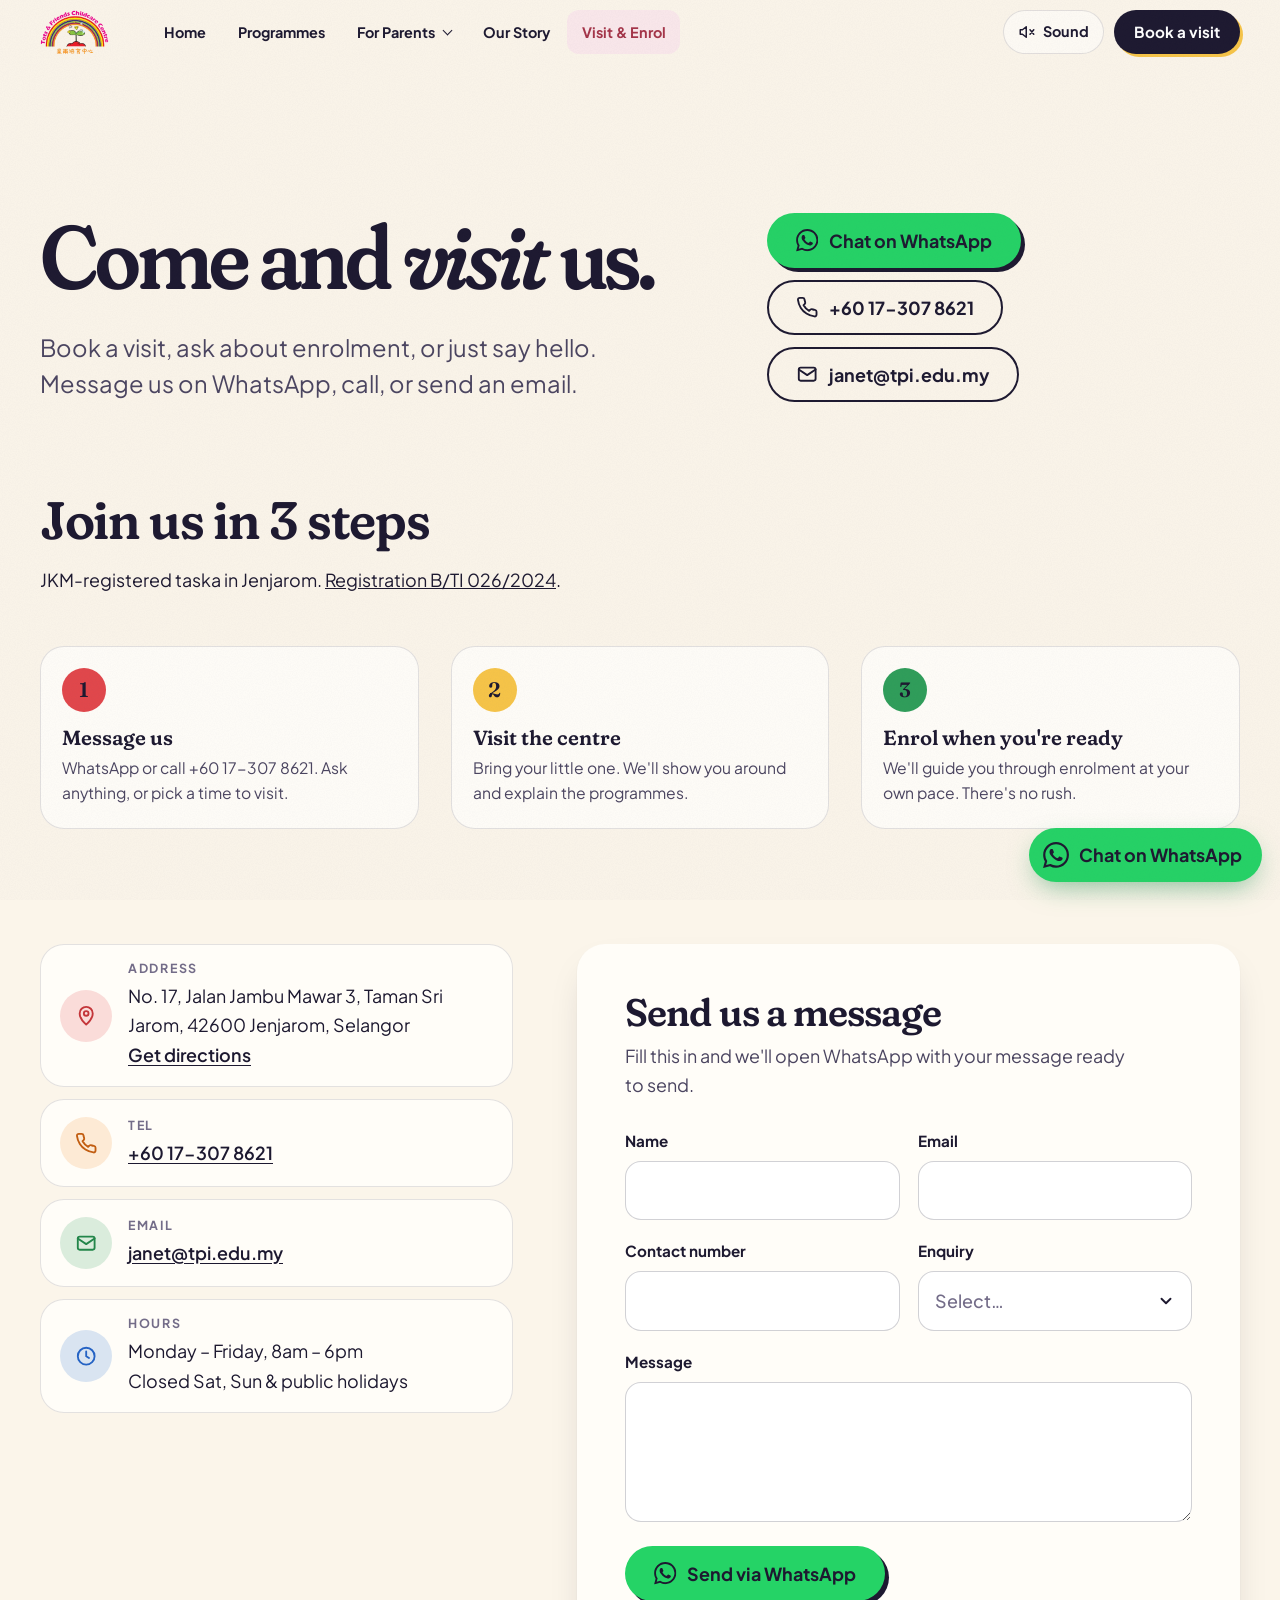
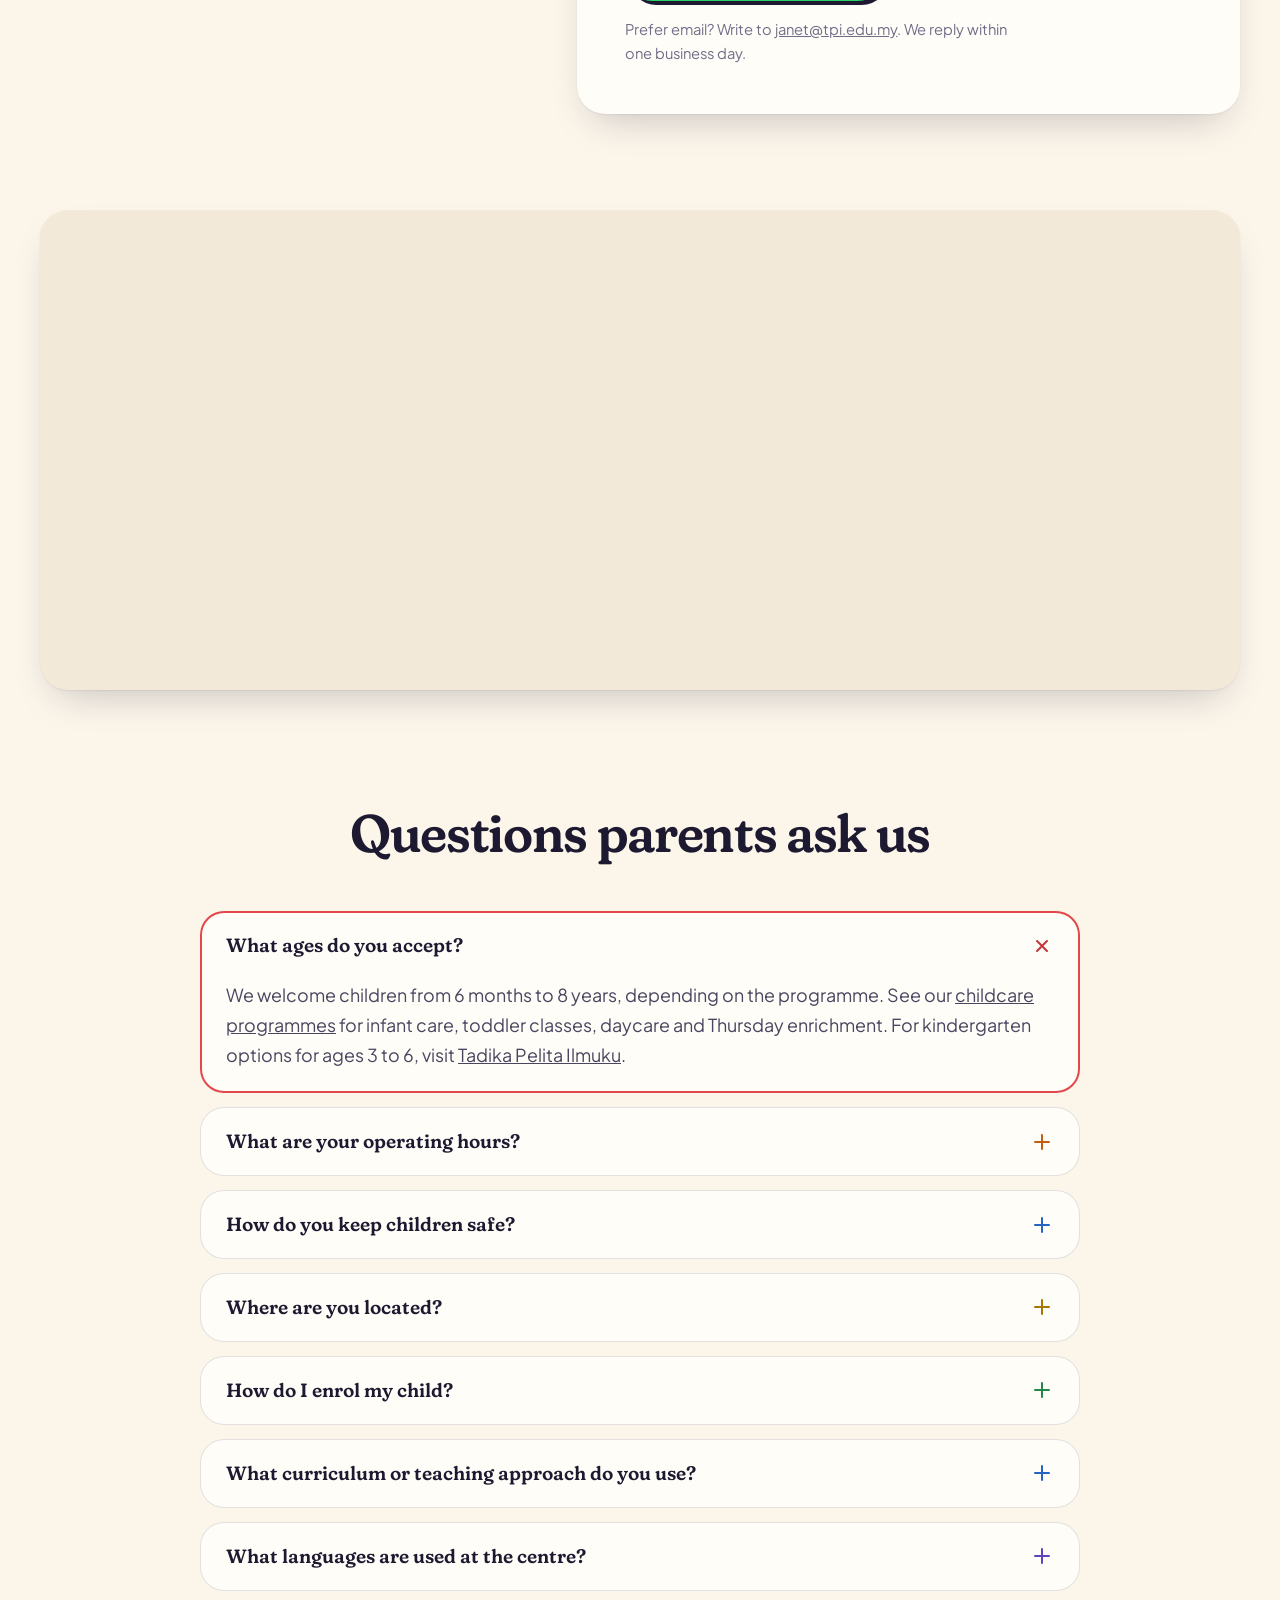
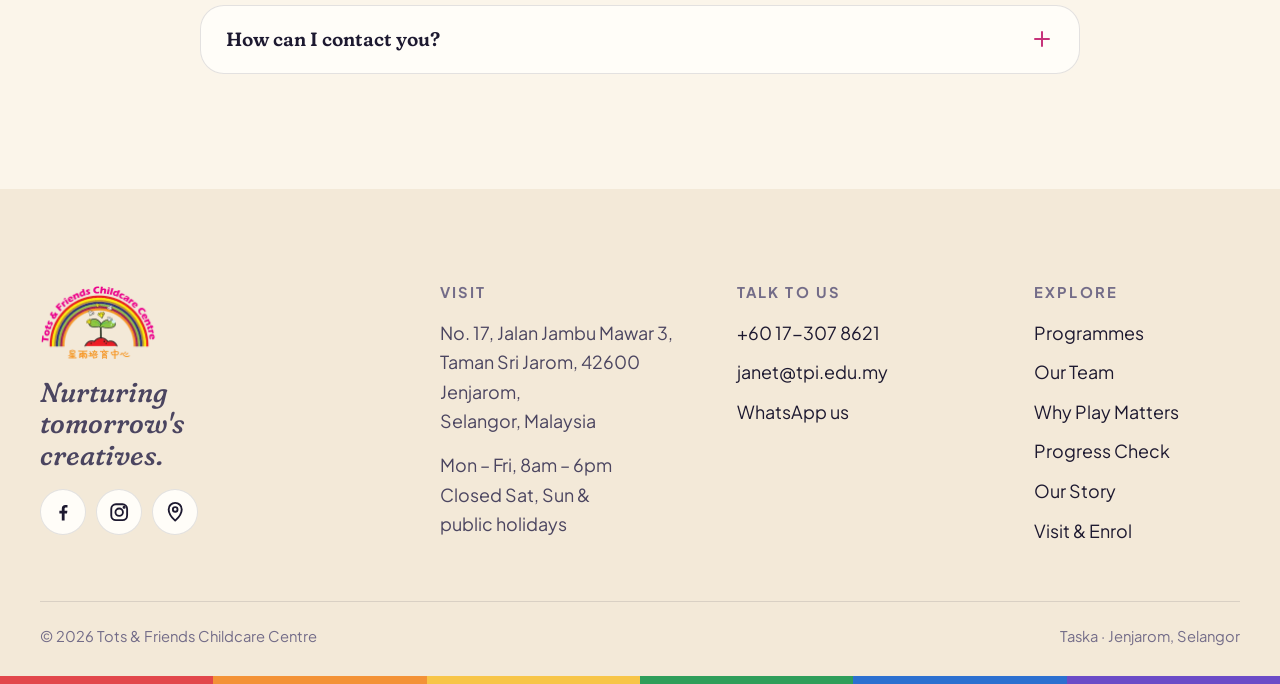
<file: contact.html>
<!doctype html>
<html lang="en">
<head>
<meta charset="utf-8">
<meta name="viewport" content="width=device-width, initial-scale=1">
<title>Contact, Visits &amp; Enrolment | Tots &amp; Friends Jenjarom</title>
<meta name="description" content="Book a childcare visit or ask about enrolment at Tots &amp; Friends in Jenjarom, Selangor. Find our address, opening hours, phone number and parent FAQs.">
<meta name="theme-color" content="#fbf5ea">
<link rel="canonical" href="https://tnf.tpi.edu.my/contact">
<meta property="og:type" content="website">
<meta property="og:site_name" content="Tots &amp; Friends Childcare Centre">
<meta property="og:url" content="https://tnf.tpi.edu.my/contact">
<meta property="og:title" content="Contact, Visits &amp; Enrolment | Tots &amp; Friends Jenjarom">
<meta property="og:description" content="Book a childcare visit or ask about enrolment at Tots &amp; Friends in Jenjarom, Selangor. Find our address, opening hours, phone number and parent FAQs.">
<meta property="og:image" content="https://tnf.tpi.edu.my/images/logo.webp">
<meta property="og:image:width" content="240">
<meta property="og:image:height" content="150">
<meta property="og:image:alt" content="Tots &amp; Friends Childcare Centre logo">
<meta name="twitter:card" content="summary">
<link rel="icon" href="/favicon.svg" type="image/svg+xml" sizes="any">
<link rel="preconnect" href="https://fonts.googleapis.com">
<link rel="preconnect" href="https://fonts.gstatic.com" crossorigin>
<link rel="preload" as="style" href="https://fonts.googleapis.com/css2?family=Caveat:wght@600&amp;family=Fraunces:ital,opsz,wght,SOFT,WONK@0,9..144,300..800,0..100,0..1;1,9..144,300..800,0..100,0..1&amp;family=Plus+Jakarta+Sans:wght@400;500;600;700;800&amp;display=swap" onload="this.onload=null;this.rel='stylesheet'">
<noscript><link rel="stylesheet" href="https://fonts.googleapis.com/css2?family=Caveat:wght@600&amp;family=Fraunces:ital,opsz,wght,SOFT,WONK@0,9..144,300..800,0..100,0..1;1,9..144,300..800,0..100,0..1&amp;family=Plus+Jakarta+Sans:wght@400;500;600;700;800&amp;display=swap"></noscript>
<link rel="stylesheet" href="/styles.css?v=20261127-select">
<script>document.documentElement.classList.add('js')</script>
<script src="main.js?v=20261125-team-pol" defer></script>
<script type="application/ld+json">
{
  "@context": "https://schema.org",
  "@type": "BreadcrumbList",
  "itemListElement": [
    {
      "@type": "ListItem",
      "position": 1,
      "name": "Home",
      "item": "https://tnf.tpi.edu.my/"
    },
    {
      "@type": "ListItem",
      "position": 2,
      "name": "Visit & Enrol",
      "item": "https://tnf.tpi.edu.my/contact"
    }
  ]
}
</script>
</head>
<body>
<svg width="0" height="0" style="position:absolute" aria-hidden="true">
  <symbol id="i-wa" viewBox="0 0 24 24"><path fill="currentColor" stroke="none" d="M17.47 14.38c-.3-.15-1.76-.87-2.03-.97-.27-.1-.47-.15-.67.15-.2.3-.77.97-.94 1.16-.17.2-.35.22-.64.08-.3-.15-1.26-.46-2.39-1.48-.88-.79-1.48-1.76-1.65-2.06-.17-.3-.02-.46.13-.6.13-.14.3-.35.45-.52.15-.17.2-.3.3-.5.1-.2.05-.37-.03-.52-.07-.15-.67-1.61-.92-2.2-.24-.58-.49-.5-.67-.51h-.57c-.2 0-.52.07-.79.37-.27.3-1.04 1.02-1.04 2.48 0 1.46 1.07 2.88 1.21 3.07.15.2 2.1 3.2 5.08 4.49.71.31 1.26.49 1.7.63.71.22 1.36.19 1.87.12.57-.09 1.76-.72 2-1.41.25-.7.25-1.29.17-1.41-.07-.13-.27-.2-.57-.35zM12.05 21.8h-.01a9.87 9.87 0 0 1-5.03-1.38l-.36-.21-3.74.98 1-3.65-.24-.37a9.86 9.86 0 0 1-1.51-5.26c0-5.45 4.44-9.88 9.89-9.88 2.64 0 5.12 1.03 6.99 2.9a9.83 9.83 0 0 1 2.89 6.99c0 5.45-4.43 9.88-9.88 9.88zm8.41-18.3A11.82 11.82 0 0 0 12.05 0C5.5 0 .16 5.34.16 11.89c0 2.1.55 4.14 1.59 5.95L.06 24l6.3-1.65a11.88 11.88 0 0 0 5.68 1.45h.01c6.55 0 11.89-5.34 11.89-11.89a11.82 11.82 0 0 0-3.48-8.41z"/></symbol>
  <symbol id="i-arrow" viewBox="0 0 24 24"><path d="M5 12h14M13 6l6 6-6 6"/></symbol>
  <symbol id="i-phone" viewBox="0 0 24 24"><path d="M22 16.9v3a2 2 0 0 1-2.2 2 19.8 19.8 0 0 1-8.6-3.1 19.5 19.5 0 0 1-6-6A19.8 19.8 0 0 1 2.1 4.2 2 2 0 0 1 4.1 2h3a2 2 0 0 1 2 1.7c.1 1 .4 1.9.7 2.8a2 2 0 0 1-.5 2.1L8.1 9.9a16 16 0 0 0 6 6l1.3-1.3a2 2 0 0 1 2.1-.4c.9.3 1.8.6 2.8.7a2 2 0 0 1 1.7 2z"/></symbol>
  <symbol id="i-mail" viewBox="0 0 24 24"><rect x="3" y="5" width="18" height="14" rx="2"/><path d="m3 7 9 6 9-6"/></symbol>
  <symbol id="i-pin" viewBox="0 0 24 24"><path d="M12 21s-7-6.2-7-12a7 7 0 0 1 14 0c0 5.8-7 12-7 12z"/><circle cx="12" cy="9" r="2.5"/></symbol>
  <symbol id="i-clock" viewBox="0 0 24 24"><circle cx="12" cy="12" r="9"/><path d="M12 7v5l3 2"/></symbol>
  <symbol id="i-menu" viewBox="0 0 24 24"><path d="M4 7h16M4 12h16M4 17h10"/></symbol>
  <symbol id="i-sound-on" viewBox="0 0 24 24"><path d="M11 5 6 9H3v6h3l5 4zM15.5 8.5a5 5 0 0 1 0 7M18.5 5.5a9 9 0 0 1 0 13"/></symbol>
  <symbol id="i-sound-off" viewBox="0 0 24 24"><path d="M11 5 6 9H3v6h3l5 4zM16 9l5 6m0-6-5 6"/></symbol>
  <symbol id="i-close" viewBox="0 0 24 24"><path d="M6 6l12 12M18 6 6 18"/></symbol>
  <symbol id="i-cal" viewBox="0 0 24 24"><rect x="3.5" y="5" width="17" height="15" rx="2"/><path d="M3.5 10h17M8 3v4M16 3v4"/></symbol>
  <symbol id="i-spark" viewBox="0 0 24 24"><path d="M12 3c.6 4.6 2.4 6.4 7 7-4.6.6-6.4 2.4-7 7-.6-4.6-2.4-6.4-7-7 4.6-.6 6.4-2.4 7-7z"/></symbol>
  <symbol id="i-star" viewBox="0 0 24 24"><path fill="currentColor" stroke="none" d="M12 0c1 7.2 4.8 11 12 12-7.2 1-11 4.8-12 12-1-7.2-4.8-11-12-12 7.2-1 11-4.8 12-12z"/></symbol>
  <symbol id="i-check" viewBox="0 0 24 24"><path d="m5 12 5 5 9-10"/></symbol>
  <symbol id="i-plus" viewBox="0 0 24 24"><path d="M12 5v14M5 12h14"/></symbol>
  <symbol id="i-chev-l" viewBox="0 0 24 24"><path d="m15 6-6 6 6 6"/></symbol>
  <symbol id="i-chev-r" viewBox="0 0 24 24"><path d="m9 6 6 6-6 6"/></symbol>
  <symbol id="i-fb" viewBox="0 0 24 24"><path fill="currentColor" stroke="none" d="M13.5 21v-7.5h2.6l.4-3h-3V8.6c0-.9.3-1.5 1.5-1.5h1.6V4.4c-.3 0-1.2-.1-2.3-.1-2.3 0-3.8 1.4-3.8 3.9v2.3H7.9v3h2.6V21z"/></symbol>
  <symbol id="i-ig" viewBox="0 0 24 24"><rect x="3.5" y="3.5" width="17" height="17" rx="5"/><circle cx="12" cy="12" r="4"/><circle cx="17.3" cy="6.7" r=".7" fill="currentColor"/></symbol>
</svg>

<a class="skip" href="#main">Skip to content</a>

<header class="site-header">
  <div class="wrap nav">
    <a class="brand" href="/"><img src="/images/logo.webp" alt="Tots &amp; Friends Childcare Centre — home" width="240" height="150"></a>
    <nav class="desktop-nav" aria-label="Main">
      <ul class="nav-links">
        <li><a class="nav-link nav-link--home" href="/">Home</a></li>
        <li><a class="nav-link nav-link--programmes" href="/programmes">Programmes</a></li>
        <li>
          <details class="nav-group nav-group--parents" name="desktop-nav">
            <summary class="nav-link">For Parents</summary>
            <ul class="nav-panel">
              <li><a href="/philosophy"><strong>Why Play Matters</strong><span>How children learn through play</span></a></li>
              <li><a href="/progress"><strong>Progress Check</strong><span>For toddlers aged 2–3</span></a></li>
            </ul>
          </details>
        </li>
        <li><a class="nav-link nav-link--story" href="/timeline">Our Story</a></li>
        <li><a class="nav-link nav-link--visit" href="/contact" aria-current="page">Visit &amp; Enrol</a></li>
      </ul>
    </nav>
    <div class="nav-end">
      <button class="sound-btn" type="button" data-sound aria-pressed="false" aria-label="Sound"><svg class="i sound-on" aria-hidden="true"><use href="#i-sound-on"/></svg><svg class="i sound-off" aria-hidden="true"><use href="#i-sound-off"/></svg><span class="sound-label">Sound</span></button>
      <a class="btn btn-primary btn-sm nav-cta" href="/contact">Book a visit</a>
      <button class="menu-btn" type="button" popovertarget="menu" aria-label="Menu"><svg class="i" aria-hidden="true"><use href="#i-menu"/></svg></button>
    </div>
  </div>
</header>

<div id="menu" popover role="dialog" aria-modal="true" aria-label="Mobile menu">
  <div class="menu-top">
    <button class="menu-back" type="button" hidden>Back</button>
    <button class="menu-btn menu-close" type="button" autofocus popovertarget="menu" popovertargetaction="hide" aria-label="Close"><svg class="i" aria-hidden="true"><use href="#i-close"/></svg></button>
  </div>
  <nav aria-label="Main">
    <ul class="menu-links" id="menu-root">
      <li><a class="nav-link nav-link--home" href="/">Home</a></li>
      <li><a class="nav-link nav-link--programmes" href="/programmes">Programmes</a></li>
      <li><button class="nav-link nav-group--parents" type="button" data-menu-topic aria-controls="menu-parents">For Parents</button></li>
      <li><a class="nav-link nav-link--story" href="/timeline">Our Story</a></li>
      <li><a class="nav-link nav-link--visit" href="/contact" aria-current="page">Visit &amp; Enrol</a></li>
    </ul>
    <section class="menu-topic nav-group nav-group--parents" id="menu-parents" aria-labelledby="menu-title-parents" hidden>
      <h2 id="menu-title-parents">For Parents</h2>
      <ul class="nav-panel">
        <li><a href="/philosophy"><strong>Why Play Matters</strong><span>How children learn through play</span></a></li>
        <li><a href="/progress"><strong>Progress Check</strong><span>For toddlers aged 2–3</span></a></li>
      </ul>
    </section>
  </nav>
  <div class="menu-foot">
    <a class="btn btn-primary btn-sm nav-cta" href="/contact">Book a visit</a>
    <button class="sound-btn" type="button" data-sound aria-pressed="false" aria-label="Sound"><svg class="i sound-on" aria-hidden="true"><use href="#i-sound-on"/></svg><svg class="i sound-off" aria-hidden="true"><use href="#i-sound-off"/></svg><span class="sound-label">Sound</span></button>
  </div>
</div>

<main id="main">
  <section class="page-hero" aria-labelledby="ph-title">
    <div class="wrap page-hero-grid">
      <div>
        <h1 id="ph-title">Come and <em class="accent">visit</em> us.</h1>
        <p class="lede">Book a visit, ask about enrolment, or just say hello. Message us on WhatsApp, call, or send an email.</p>
      </div>
      <div class="quick">
        <a class="btn btn-wa" href="https://wa.me/60173078621?text=Hi!%20I%27d%20like%20to%20enquire%20about%20enrolment%20at%20Tots%20%26%20Friends%20Childcare%20Centre."><svg class="i"><use href="#i-wa"/></svg>Chat on WhatsApp</a>
        <a class="btn btn-ghost" href="tel:+60173078621"><svg class="i"><use href="#i-phone"/></svg>+60 17-307 8621</a>
        <a class="btn btn-ghost" href="mailto:janet@tpi.edu.my"><svg class="i"><use href="#i-mail"/></svg>janet@tpi.edu.my</a>
      </div>
    </div>
  </section>

  <section class="section" style="padding-top:0" aria-labelledby="steps-title">
    <div class="wrap">
      <div class="section-head" data-reveal>
        <h2 id="steps-title">Join us in 3 steps</h2>
        <p>JKM-registered taska in Jenjarom. <a href="https://portaljkm_tnt.jkm.gov.my/en/senarai-taska-berdaftar?start=2720">Registration B/TI 026/2024</a>.</p>
      </div>
      <ol data-reveal class="steps steps-light">
          <li style="--c:var(--red)"><strong>Message us</strong><span>WhatsApp or call +60 17-307 8621. Ask anything, or pick a time to visit.</span></li>
          <li style="--c:var(--yellow)"><strong>Visit the centre</strong><span>Bring your little one. We'll show you around and explain the programmes.</span></li>
          <li style="--c:var(--green)"><strong>Enrol when you're ready</strong><span>We'll guide you through enrolment at your own pace. There's no rush.</span></li>
        </ol>
    </div>
  </section>

  <section class="section" style="padding-top:0" aria-label="Contact details and enquiry form">
    <div class="wrap contact-grid">
      <ul class="info-list">
        <li class="info" style="--c:var(--red);--c-d:var(--red-d)" data-reveal>
          <span class="info-ic"><svg class="i"><use href="#i-pin"/></svg></span>
          <div><h2>Address</h2><address>No. 17, Jalan Jambu Mawar 3, Taman Sri Jarom, 42600 Jenjarom, Selangor</address><a href="https://www.google.com/maps/dir/?api=1&amp;destination=Tots%20%26%20Friends%20Childcare%20Centre%2C%20Jenjarom&amp;destination_place_id=ChIJ44HKi5elzTERUa95QckjXy0">Get directions</a></div>
        </li>
        <li class="info" style="--c:var(--orange);--c-d:var(--orange-d);--rd:.06s" data-reveal>
          <span class="info-ic"><svg class="i"><use href="#i-phone"/></svg></span>
          <div><h2>Tel</h2><a href="tel:+60173078621">+60 17-307 8621</a></div>
        </li>
        <li class="info" style="--c:var(--green);--c-d:var(--green-d);--rd:.12s" data-reveal>
          <span class="info-ic"><svg class="i"><use href="#i-mail"/></svg></span>
          <div><h2>Email</h2><a href="mailto:janet@tpi.edu.my">janet@tpi.edu.my</a></div>
        </li>
        <li class="info" style="--c:var(--blue);--c-d:var(--blue-d);--rd:.18s" data-reveal>
          <span class="info-ic"><svg class="i"><use href="#i-clock"/></svg></span>
          <div><h2>Hours</h2><p>Monday – Friday, 8am – 6pm<br>Closed Sat, Sun &amp; public holidays</p></div>
        </li>
      </ul>

      <div class="form-card" data-reveal>
        <form id="enquiry">
          <h2>Send us a message</h2>
          <p class="form-intro">Fill this in and we'll open WhatsApp with your message ready to send.</p>
          <div class="form-grid">
            <div class="field"><label for="f-name">Name</label><input id="f-name" name="name" autocomplete="name" required></div>
            <div class="field"><label for="f-email">Email</label><input id="f-email" name="email" type="email" autocomplete="email" required></div>
            <div class="field"><label for="f-phone">Contact number</label><input id="f-phone" name="phone" type="tel" autocomplete="tel" required></div>
            <div class="field">
              <label for="f-enquiry">Enquiry</label>
              <select id="f-enquiry" name="enquiry" required>
                <option value="">Select…</option>
                <option>Enrolment enquiry</option>
                <option>Programme information</option>
                <option>General question</option>
                <option>Other</option>
              </select>
            </div>
            <div class="field full"><label for="f-message">Message</label><textarea id="f-message" name="message" required></textarea></div>
            <div class="form-foot">
              <button class="btn btn-wa" type="submit"><svg class="i"><use href="#i-wa"/></svg>Send via WhatsApp</button>
              <p>Prefer email? Write to <a href="mailto:janet@tpi.edu.my">janet@tpi.edu.my</a>. We reply within one business day.</p>
            </div>
          </div>
        </form>
        <div class="form-done" id="enquiry-done" tabindex="-1" hidden>
          <span class="done-ic"><svg class="i"><use href="#i-check"/></svg></span>
          <h2>Your message is ready!</h2>
          <p>WhatsApp opened in a new tab with your message. Press send there, and we'll be in touch within one business day.</p>
          <div class="btns">
            <a class="btn btn-wa" data-wa href="https://wa.me/60173078621" target="_blank" rel="noopener"><svg class="i"><use href="#i-wa"/></svg>Open WhatsApp again</a>
            <button class="btn btn-ghost" type="button" data-reset>Send another message</button>
          </div>
        </div>
      </div>
    </div>

    <div class="wrap">
      <div class="map" data-reveal>
        <iframe title="Map: Tots &amp; Friends Childcare Centre, Jenjarom" src="https://www.google.com/maps?q=No.%2017%2C%20Jalan%20Jambu%20Mawar%203%2C%20Taman%20Sri%20Jarom%2C%2042600%20Jenjarom%2C%20Selangor&amp;output=embed" loading="lazy" referrerpolicy="no-referrer-when-downgrade"></iframe>
      </div>
    </div>
  </section>

  <section class="section" id="faq" style="padding-top:0" aria-labelledby="faq-title">
    <div class="wrap">
      <div class="section-head center" data-reveal>
        <h2 id="faq-title">Questions parents ask us</h2>
      </div>
      <div class="faq" data-reveal>
        <details name="faq" style="--c:var(--red);--c-d:var(--red-d)" open>
          <summary>What ages do you accept?<svg class="i" aria-hidden="true"><use href="#i-plus"/></svg></summary>
          <p>We welcome children from 6 months to 8 years, depending on the programme. See our <a href="/programmes">childcare programmes</a> for infant care, toddler classes, daycare and Thursday enrichment. For kindergarten options for ages 3 to 6, visit <a href="https://tpi.edu.my/">Tadika Pelita Ilmuku</a>.</p>
        </details>
        <details name="faq" style="--c:var(--orange);--c-d:var(--orange-d)">
          <summary>What are your operating hours?<svg class="i" aria-hidden="true"><use href="#i-plus"/></svg></summary>
          <p>We are open Monday to Friday, 8am to 6pm. We are closed on Saturdays, Sundays and Malaysian public holidays.</p>
        </details>
        <details name="faq" style="--c:var(--blue);--c-d:var(--blue-d)">
          <summary>How do you keep children safe?<svg class="i" aria-hidden="true"><use href="#i-plus"/></svg></summary>
          <p>The centre has CCTV, and during the day you get updates on Oodlin, so you can see how your child's day is going.</p>
        </details>
        <details name="faq" style="--c:var(--yellow);--c-d:var(--gold-d)">
          <summary>Where are you located?<svg class="i" aria-hidden="true"><use href="#i-plus"/></svg></summary>
          <p>No. 17, Jalan Jambu Mawar 3, Taman Sri Jarom, 42600 Jenjarom, Selangor, Malaysia. We serve families in Jenjarom and nearby parts of Selangor.</p>
        </details>
        <details name="faq" style="--c:var(--green);--c-d:var(--green-d)">
          <summary>How do I enrol my child?<svg class="i" aria-hidden="true"><use href="#i-plus"/></svg></summary>
          <p>Message us on WhatsApp, call, or use the form on this page. We'll book you a tour, explain the programmes, and help with enrolment when you're ready.</p>
        </details>
        <details name="faq" style="--c:var(--blue);--c-d:var(--blue-d)">
          <summary>What curriculum or teaching approach do you use?<svg class="i" aria-hidden="true"><use href="#i-plus"/></svg></summary>
          <p>We draw on Reggio Emilia and Montessori ideas. In practice, children learn through play, hands-on activities and good relationships, and their curiosity sets the direction.</p>
        </details>
        <details name="faq" style="--c:var(--purple);--c-d:var(--purple-d)">
          <summary>What languages are used at the centre?<svg class="i" aria-hidden="true"><use href="#i-plus"/></svg></summary>
          <p>We teach and communicate in English, giving children a strong foundation in the language from an early age.</p>
        </details>
        <details name="faq" style="--c:var(--pink);--c-d:var(--pink-d)">
          <summary>How can I contact you?<svg class="i" aria-hidden="true"><use href="#i-plus"/></svg></summary>
          <p>WhatsApp or call +60 17-307 8621, email janet@tpi.edu.my, or use the form on this page. We reply within one business day.</p>
        </details>
      </div>
    </div>
  </section>
</main>


<footer class="site-footer">
  <div class="wrap footer-grid">
    <div class="f-brand">
      <img src="images/logo.webp" alt="Tots &amp; Friends Childcare Centre" width="240" height="150" loading="lazy">
      <p class="f-tag">Nurturing tomorrow's creatives.</p>
      <div class="socials">
        <a href="https://www.facebook.com/TOTSnFRIENDS" aria-label="Facebook"><svg class="i"><use href="#i-fb"/></svg></a>
        <a href="https://www.instagram.com/totsnfriends/" aria-label="Instagram"><svg class="i"><use href="#i-ig"/></svg></a>
        <a href="https://www.google.com/maps/search/?api=1&amp;query=Tots%20%26%20Friends%20Childcare%20Centre%2C%20Jenjarom&amp;query_place_id=ChIJ44HKi5elzTERUa95QckjXy0" aria-label="Find us on Google Maps"><svg class="i"><use href="#i-pin"/></svg></a>
      </div>
    </div>
    <div>
      <h2 class="f-h">Visit</h2>
      <address>No. 17, Jalan Jambu Mawar 3,<br>Taman Sri Jarom, 42600 Jenjarom,<br>Selangor, Malaysia</address>
      <p class="f-hours">Mon – Fri, 8am – 6pm<br>Closed Sat, Sun &amp; public holidays</p>
    </div>
    <div>
      <h2 class="f-h">Talk to us</h2>
      <ul>
        <li><a href="tel:+60173078621">+60 17-307 8621</a></li>
        <li><a href="mailto:janet@tpi.edu.my">janet@tpi.edu.my</a></li>
        <li><a href="https://wa.me/60173078621">WhatsApp us</a></li>
      </ul>
    </div>
    <div>
      <h2 class="f-h">Explore</h2>
      <ul>
        <li><a href="/programmes">Programmes</a></li>
        <li><a href="/#team">Our Team</a></li>
        <li><a href="/philosophy">Why Play Matters</a></li>
        <li><a href="/progress">Progress Check</a></li>
        <li><a href="/timeline">Our Story</a></li>
        <li><a href="/contact">Visit &amp; Enrol</a></li>
      </ul>
    </div>
  </div>
  <div class="wrap f-bottom"><p>© 2026 Tots &amp; Friends Childcare Centre</p><p>Taska · Jenjarom, Selangor</p></div>
  <div class="f-stripe" aria-hidden="true"></div>
</footer>

<a class="wa-float" href="https://wa.me/60173078621?text=Hi!%20I%27d%20like%20to%20enquire%20about%20enrolment%20at%20Tots%20%26%20Friends%20Childcare%20Centre."><svg viewBox="0 0 24 24" aria-hidden="true"><use href="#i-wa"/></svg><span>Chat on WhatsApp</span></a>
</body>
</html>
</file>
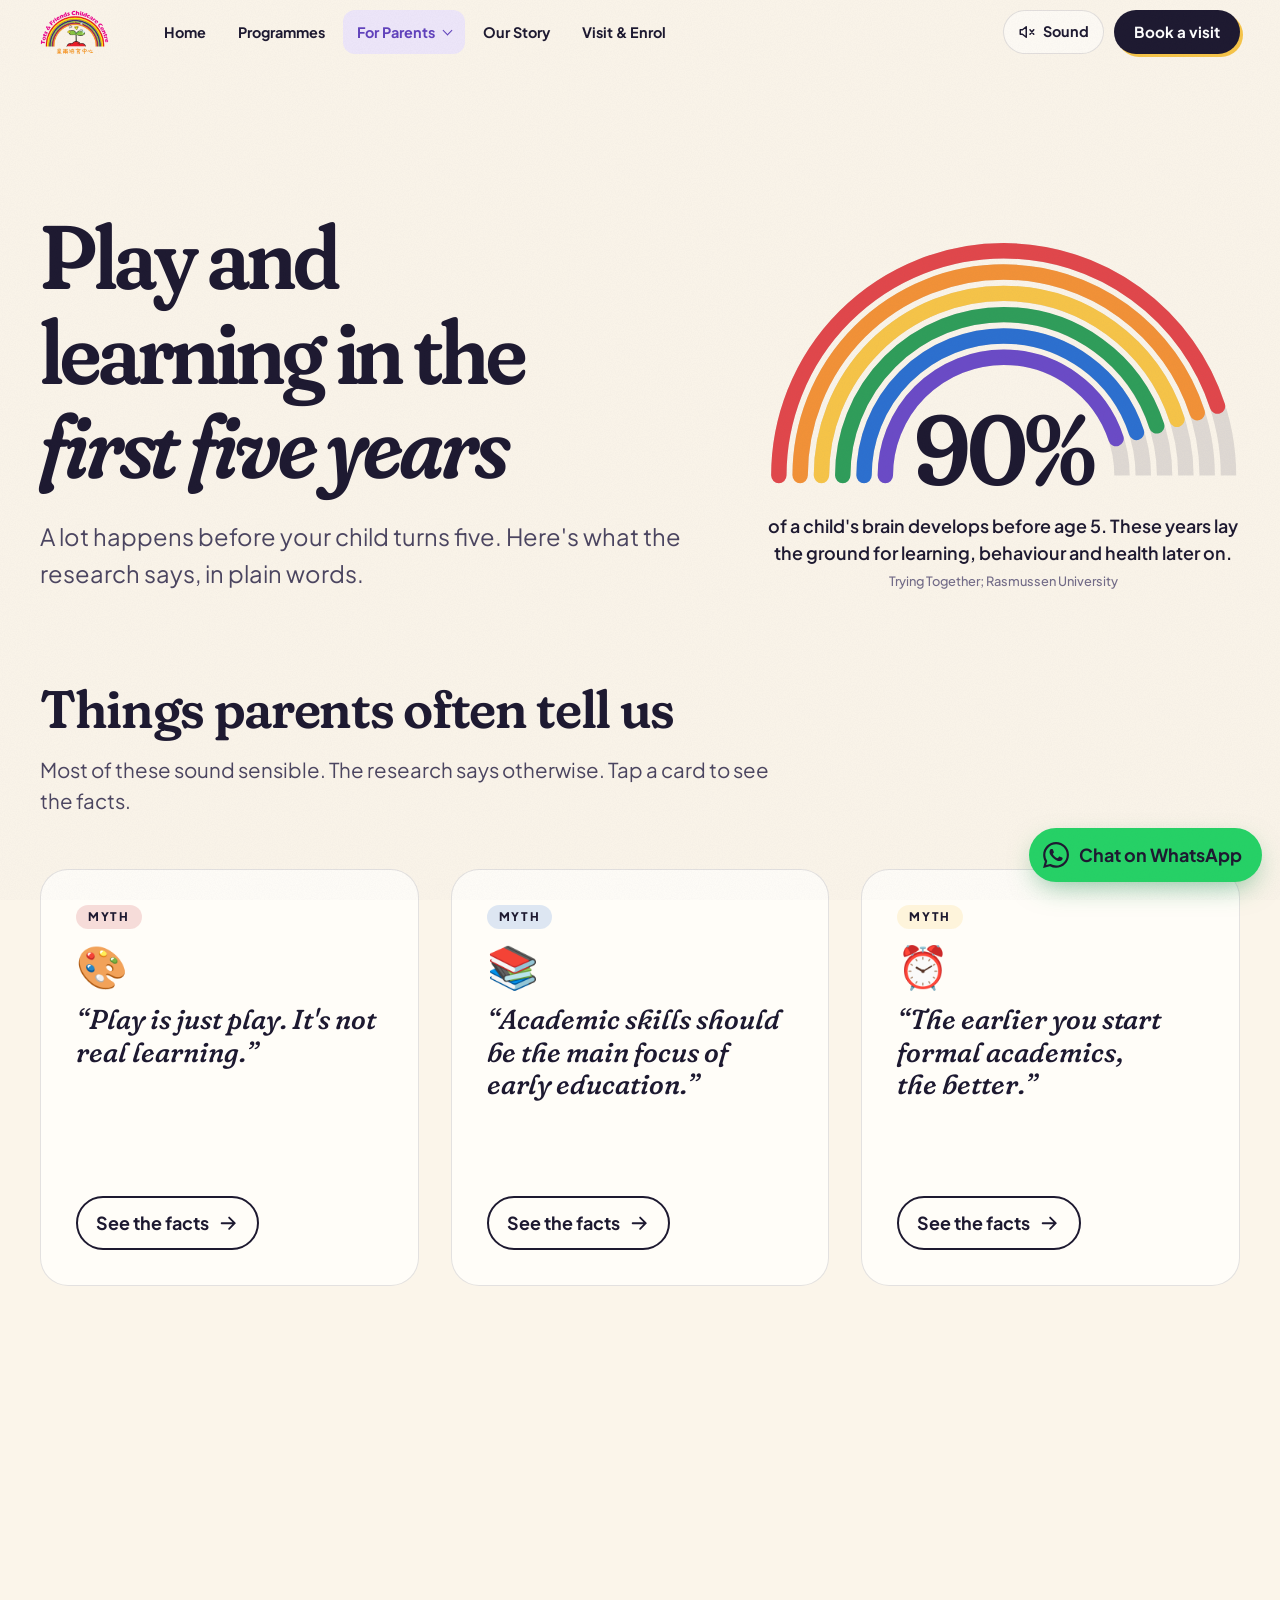
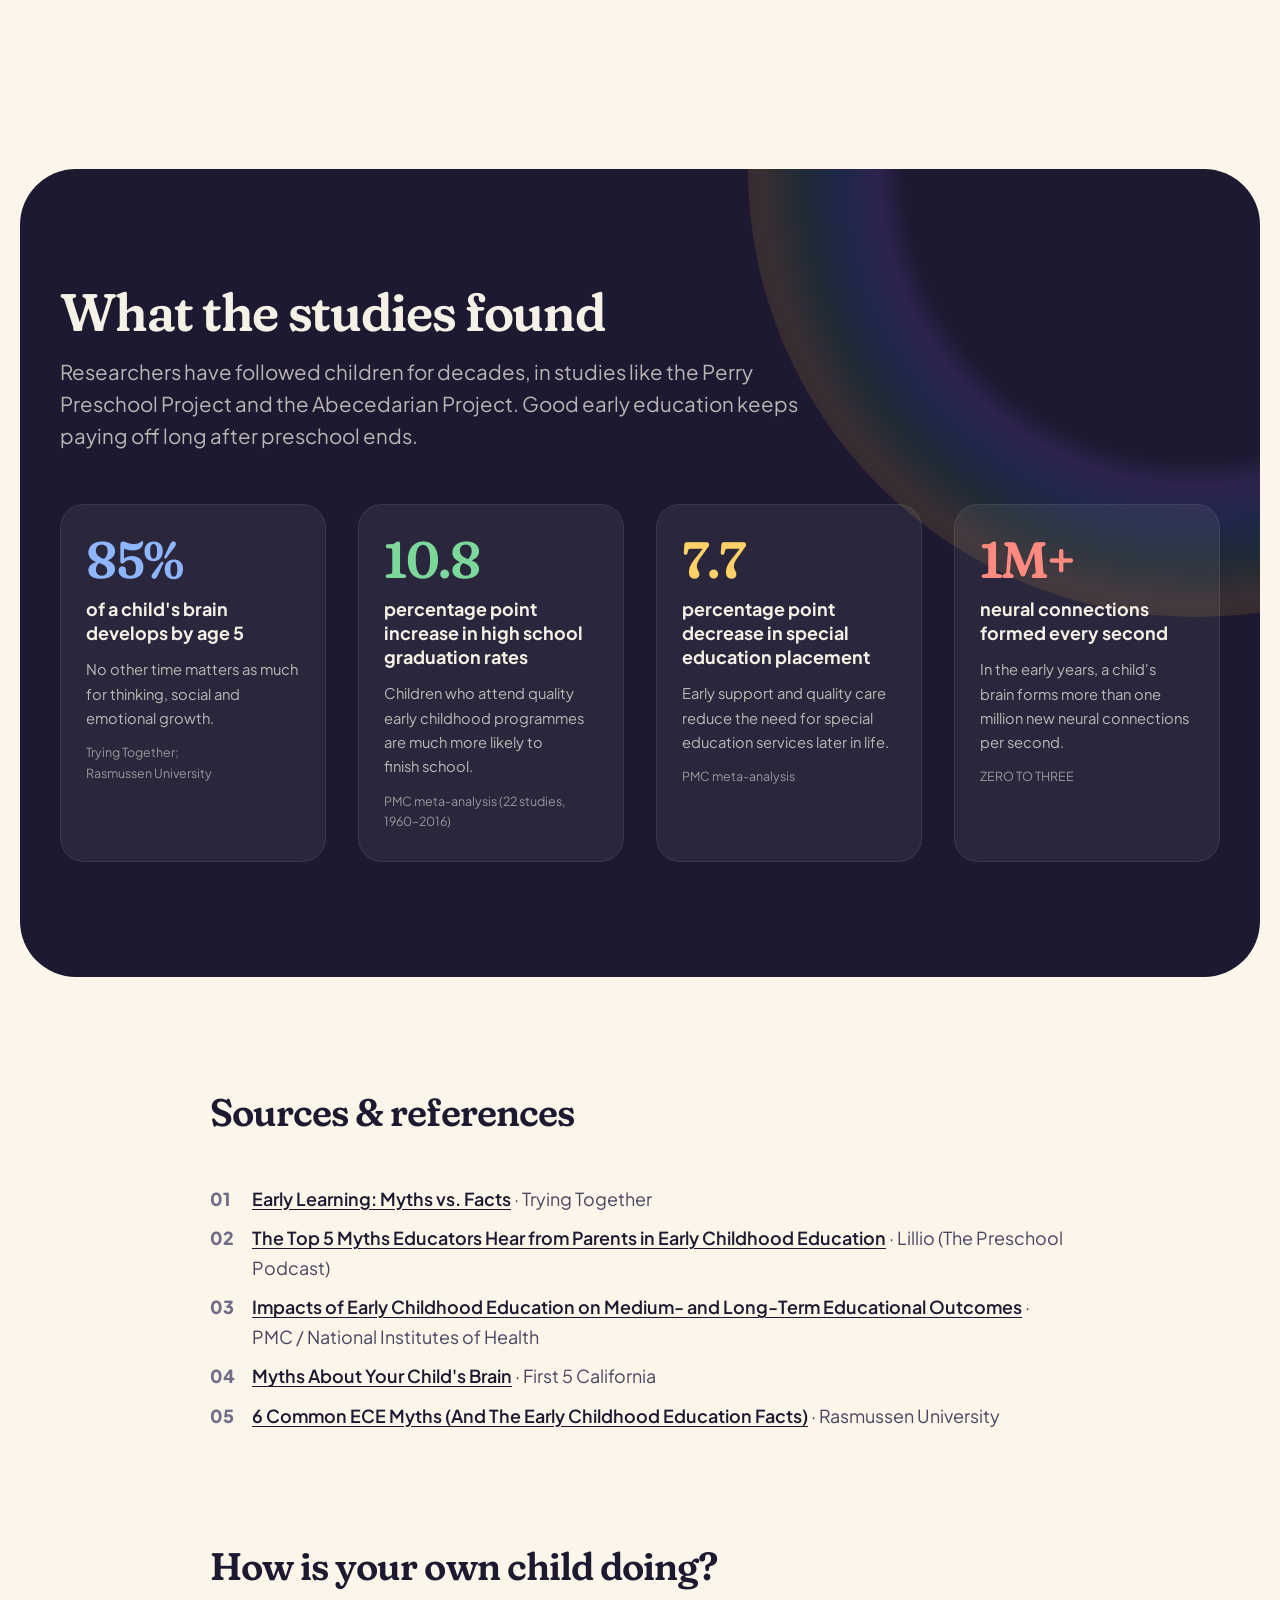
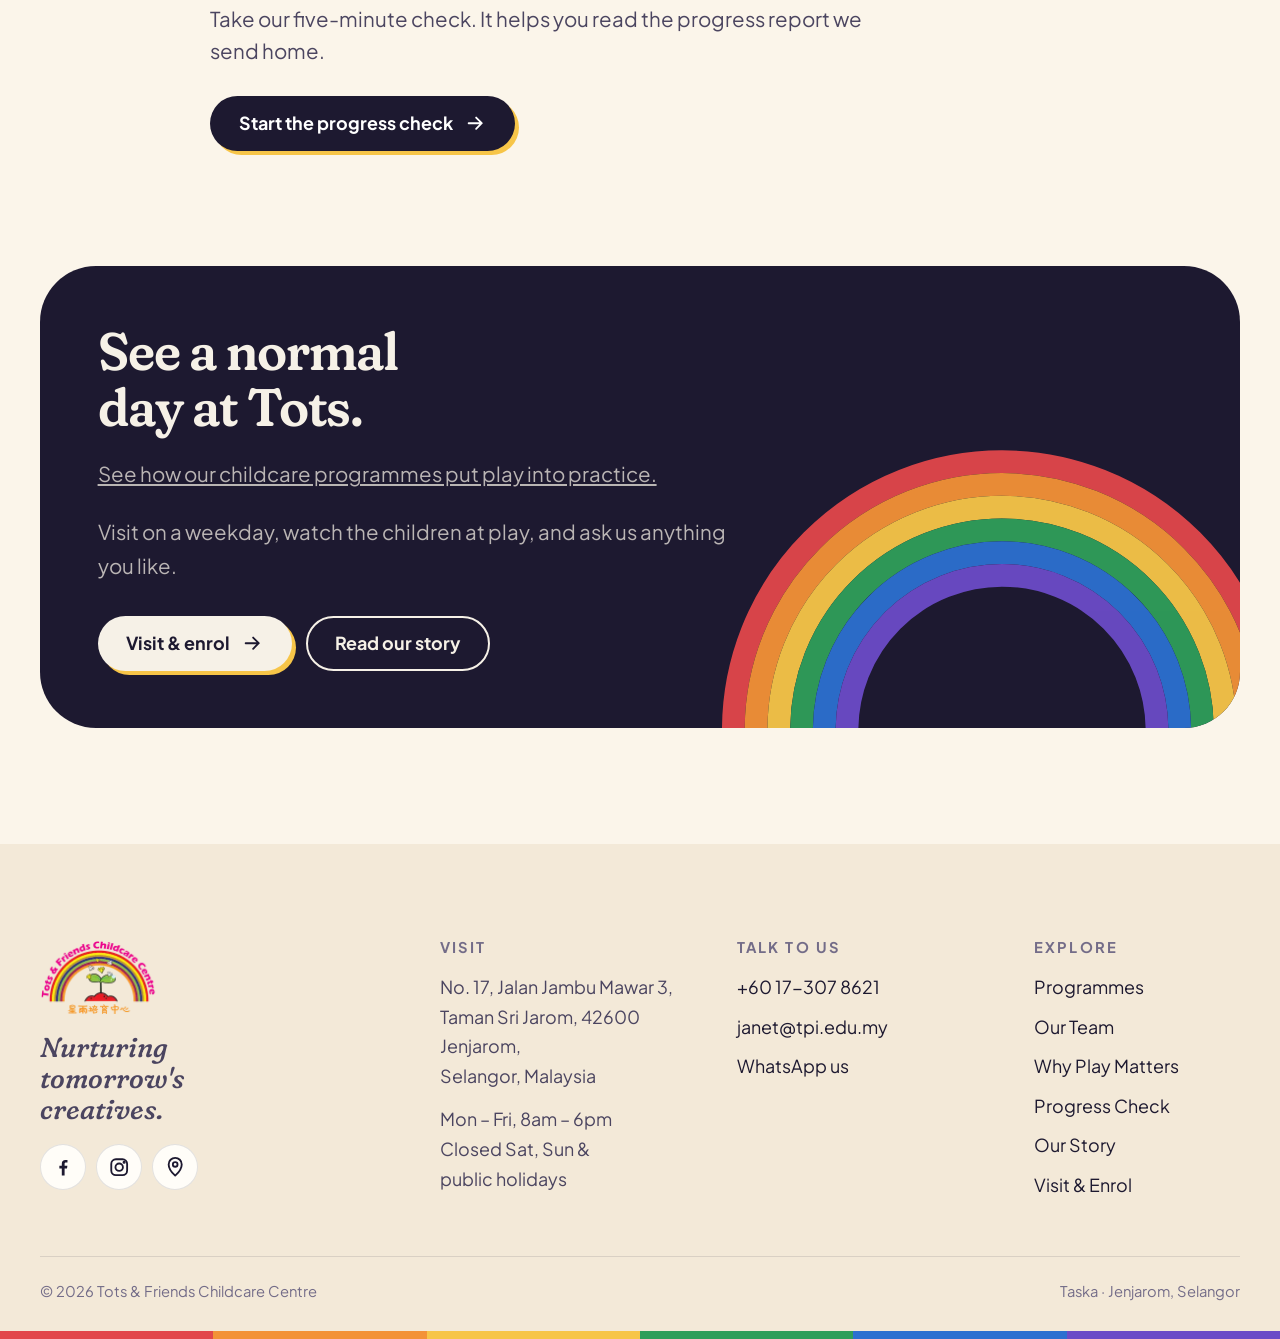
<file: parents.html>
<!doctype html>
<html lang="en">
<head>
<meta charset="utf-8">
<meta name="viewport" content="width=device-width, initial-scale=1">
<title>Play-Based Early Learning | Tots &amp; Friends</title>
<meta name="description" content="Explore why the first five years matter, how children learn through play, and what the research says about common early learning myths.">
<meta name="theme-color" content="#fbf5ea">
<link rel="canonical" href="https://tnf.tpi.edu.my/philosophy">
<meta property="og:type" content="website">
<meta property="og:site_name" content="Tots &amp; Friends Childcare Centre">
<meta property="og:url" content="https://tnf.tpi.edu.my/philosophy">
<meta property="og:title" content="Play-Based Early Learning | Tots &amp; Friends">
<meta property="og:description" content="Explore why the first five years matter, how children learn through play, and what the research says about common early learning myths.">
<meta property="og:image" content="https://tnf.tpi.edu.my/images/logo.webp">
<meta property="og:image:width" content="240">
<meta property="og:image:height" content="150">
<meta property="og:image:alt" content="Tots &amp; Friends Childcare Centre logo">
<meta name="twitter:card" content="summary">
<link rel="icon" href="/favicon.svg" type="image/svg+xml" sizes="any">
<link rel="preconnect" href="https://fonts.googleapis.com">
<link rel="preconnect" href="https://fonts.gstatic.com" crossorigin>
<link rel="preload" as="style" href="https://fonts.googleapis.com/css2?family=Caveat:wght@600&amp;family=Fraunces:ital,opsz,wght,SOFT,WONK@0,9..144,300..800,0..100,0..1;1,9..144,300..800,0..100,0..1&amp;family=Plus+Jakarta+Sans:wght@400;500;600;700;800&amp;display=swap" onload="this.onload=null;this.rel='stylesheet'">
<noscript><link rel="stylesheet" href="https://fonts.googleapis.com/css2?family=Caveat:wght@600&amp;family=Fraunces:ital,opsz,wght,SOFT,WONK@0,9..144,300..800,0..100,0..1;1,9..144,300..800,0..100,0..1&amp;family=Plus+Jakarta+Sans:wght@400;500;600;700;800&amp;display=swap"></noscript>
<link rel="stylesheet" href="/styles.css?v=20261127-select">
<script>document.documentElement.classList.add('js')</script>
<script src="main.js?v=20261125-team-pol" defer></script>
<script type="application/ld+json">
{
  "@context": "https://schema.org",
  "@type": "BreadcrumbList",
  "itemListElement": [
    {
      "@type": "ListItem",
      "position": 1,
      "name": "Home",
      "item": "https://tnf.tpi.edu.my/"
    },
    {
      "@type": "ListItem",
      "position": 2,
      "name": "Why Play Matters",
      "item": "https://tnf.tpi.edu.my/philosophy"
    }
  ]
}
</script>
</head>
<body>
<svg width="0" height="0" style="position:absolute" aria-hidden="true">
  <symbol id="i-wa" viewBox="0 0 24 24"><path fill="currentColor" stroke="none" d="M17.47 14.38c-.3-.15-1.76-.87-2.03-.97-.27-.1-.47-.15-.67.15-.2.3-.77.97-.94 1.16-.17.2-.35.22-.64.08-.3-.15-1.26-.46-2.39-1.48-.88-.79-1.48-1.76-1.65-2.06-.17-.3-.02-.46.13-.6.13-.14.3-.35.45-.52.15-.17.2-.3.3-.5.1-.2.05-.37-.03-.52-.07-.15-.67-1.61-.92-2.2-.24-.58-.49-.5-.67-.51h-.57c-.2 0-.52.07-.79.37-.27.3-1.04 1.02-1.04 2.48 0 1.46 1.07 2.88 1.21 3.07.15.2 2.1 3.2 5.08 4.49.71.31 1.26.49 1.7.63.71.22 1.36.19 1.87.12.57-.09 1.76-.72 2-1.41.25-.7.25-1.29.17-1.41-.07-.13-.27-.2-.57-.35zM12.05 21.8h-.01a9.87 9.87 0 0 1-5.03-1.38l-.36-.21-3.74.98 1-3.65-.24-.37a9.86 9.86 0 0 1-1.51-5.26c0-5.45 4.44-9.88 9.89-9.88 2.64 0 5.12 1.03 6.99 2.9a9.83 9.83 0 0 1 2.89 6.99c0 5.45-4.43 9.88-9.88 9.88zm8.41-18.3A11.82 11.82 0 0 0 12.05 0C5.5 0 .16 5.34.16 11.89c0 2.1.55 4.14 1.59 5.95L.06 24l6.3-1.65a11.88 11.88 0 0 0 5.68 1.45h.01c6.55 0 11.89-5.34 11.89-11.89a11.82 11.82 0 0 0-3.48-8.41z"/></symbol>
  <symbol id="i-arrow" viewBox="0 0 24 24"><path d="M5 12h14M13 6l6 6-6 6"/></symbol>
  <symbol id="i-phone" viewBox="0 0 24 24"><path d="M22 16.9v3a2 2 0 0 1-2.2 2 19.8 19.8 0 0 1-8.6-3.1 19.5 19.5 0 0 1-6-6A19.8 19.8 0 0 1 2.1 4.2 2 2 0 0 1 4.1 2h3a2 2 0 0 1 2 1.7c.1 1 .4 1.9.7 2.8a2 2 0 0 1-.5 2.1L8.1 9.9a16 16 0 0 0 6 6l1.3-1.3a2 2 0 0 1 2.1-.4c.9.3 1.8.6 2.8.7a2 2 0 0 1 1.7 2z"/></symbol>
  <symbol id="i-mail" viewBox="0 0 24 24"><rect x="3" y="5" width="18" height="14" rx="2"/><path d="m3 7 9 6 9-6"/></symbol>
  <symbol id="i-pin" viewBox="0 0 24 24"><path d="M12 21s-7-6.2-7-12a7 7 0 0 1 14 0c0 5.8-7 12-7 12z"/><circle cx="12" cy="9" r="2.5"/></symbol>
  <symbol id="i-clock" viewBox="0 0 24 24"><circle cx="12" cy="12" r="9"/><path d="M12 7v5l3 2"/></symbol>
  <symbol id="i-menu" viewBox="0 0 24 24"><path d="M4 7h16M4 12h16M4 17h10"/></symbol>
  <symbol id="i-sound-on" viewBox="0 0 24 24"><path d="M11 5 6 9H3v6h3l5 4zM15.5 8.5a5 5 0 0 1 0 7M18.5 5.5a9 9 0 0 1 0 13"/></symbol>
  <symbol id="i-sound-off" viewBox="0 0 24 24"><path d="M11 5 6 9H3v6h3l5 4zM16 9l5 6m0-6-5 6"/></symbol>
  <symbol id="i-close" viewBox="0 0 24 24"><path d="M6 6l12 12M18 6 6 18"/></symbol>
  <symbol id="i-cal" viewBox="0 0 24 24"><rect x="3.5" y="5" width="17" height="15" rx="2"/><path d="M3.5 10h17M8 3v4M16 3v4"/></symbol>
  <symbol id="i-spark" viewBox="0 0 24 24"><path d="M12 3c.6 4.6 2.4 6.4 7 7-4.6.6-6.4 2.4-7 7-.6-4.6-2.4-6.4-7-7 4.6-.6 6.4-2.4 7-7z"/></symbol>
  <symbol id="i-star" viewBox="0 0 24 24"><path fill="currentColor" stroke="none" d="M12 0c1 7.2 4.8 11 12 12-7.2 1-11 4.8-12 12-1-7.2-4.8-11-12-12 7.2-1 11-4.8 12-12z"/></symbol>
  <symbol id="i-check" viewBox="0 0 24 24"><path d="m5 12 5 5 9-10"/></symbol>
  <symbol id="i-plus" viewBox="0 0 24 24"><path d="M12 5v14M5 12h14"/></symbol>
  <symbol id="i-chev-l" viewBox="0 0 24 24"><path d="m15 6-6 6 6 6"/></symbol>
  <symbol id="i-chev-r" viewBox="0 0 24 24"><path d="m9 6 6 6-6 6"/></symbol>
  <symbol id="i-fb" viewBox="0 0 24 24"><path fill="currentColor" stroke="none" d="M13.5 21v-7.5h2.6l.4-3h-3V8.6c0-.9.3-1.5 1.5-1.5h1.6V4.4c-.3 0-1.2-.1-2.3-.1-2.3 0-3.8 1.4-3.8 3.9v2.3H7.9v3h2.6V21z"/></symbol>
  <symbol id="i-ig" viewBox="0 0 24 24"><rect x="3.5" y="3.5" width="17" height="17" rx="5"/><circle cx="12" cy="12" r="4"/><circle cx="17.3" cy="6.7" r=".7" fill="currentColor"/></symbol>
</svg>

<a class="skip" href="#main">Skip to content</a>

<header class="site-header">
  <div class="wrap nav">
    <a class="brand" href="/"><img src="/images/logo.webp" alt="Tots &amp; Friends Childcare Centre — home" width="240" height="150"></a>
    <nav class="desktop-nav" aria-label="Main">
      <ul class="nav-links">
        <li><a class="nav-link nav-link--home" href="/">Home</a></li>
        <li><a class="nav-link nav-link--programmes" href="/programmes">Programmes</a></li>
        <li>
          <details class="nav-group nav-group--parents" name="desktop-nav">
            <summary class="nav-link">For Parents</summary>
            <ul class="nav-panel">
              <li><a href="/philosophy" aria-current="page"><strong>Why Play Matters</strong><span>How children learn through play</span></a></li>
              <li><a href="/progress"><strong>Progress Check</strong><span>For toddlers aged 2–3</span></a></li>
            </ul>
          </details>
        </li>
        <li><a class="nav-link nav-link--story" href="/timeline">Our Story</a></li>
        <li><a class="nav-link nav-link--visit" href="/contact">Visit &amp; Enrol</a></li>
      </ul>
    </nav>
    <div class="nav-end">
      <button class="sound-btn" type="button" data-sound aria-pressed="false" aria-label="Sound"><svg class="i sound-on" aria-hidden="true"><use href="#i-sound-on"/></svg><svg class="i sound-off" aria-hidden="true"><use href="#i-sound-off"/></svg><span class="sound-label">Sound</span></button>
      <a class="btn btn-primary btn-sm nav-cta" href="/contact">Book a visit</a>
      <button class="menu-btn" type="button" popovertarget="menu" aria-label="Menu"><svg class="i" aria-hidden="true"><use href="#i-menu"/></svg></button>
    </div>
  </div>
</header>

<div id="menu" popover role="dialog" aria-modal="true" aria-label="Mobile menu">
  <div class="menu-top">
    <button class="menu-back" type="button" hidden>Back</button>
    <button class="menu-btn menu-close" type="button" autofocus popovertarget="menu" popovertargetaction="hide" aria-label="Close"><svg class="i" aria-hidden="true"><use href="#i-close"/></svg></button>
  </div>
  <nav aria-label="Main">
    <ul class="menu-links" id="menu-root">
      <li><a class="nav-link nav-link--home" href="/">Home</a></li>
      <li><a class="nav-link nav-link--programmes" href="/programmes">Programmes</a></li>
      <li><button class="nav-link nav-group--parents" type="button" data-menu-topic aria-controls="menu-parents">For Parents</button></li>
      <li><a class="nav-link nav-link--story" href="/timeline">Our Story</a></li>
      <li><a class="nav-link nav-link--visit" href="/contact">Visit &amp; Enrol</a></li>
    </ul>
    <section class="menu-topic nav-group nav-group--parents" id="menu-parents" aria-labelledby="menu-title-parents" hidden>
      <h2 id="menu-title-parents">For Parents</h2>
      <ul class="nav-panel">
        <li><a href="/philosophy" aria-current="page"><strong>Why Play Matters</strong><span>How children learn through play</span></a></li>
        <li><a href="/progress"><strong>Progress Check</strong><span>For toddlers aged 2–3</span></a></li>
      </ul>
    </section>
  </nav>
  <div class="menu-foot">
    <a class="btn btn-primary btn-sm nav-cta" href="/contact">Book a visit</a>
    <button class="sound-btn" type="button" data-sound aria-pressed="false" aria-label="Sound"><svg class="i sound-on" aria-hidden="true"><use href="#i-sound-on"/></svg><svg class="i sound-off" aria-hidden="true"><use href="#i-sound-off"/></svg><span class="sound-label">Sound</span></button>
  </div>
</div>

<main id="main">
  <section class="page-hero" aria-labelledby="ph-title">
    <div class="wrap page-hero-grid">
      <div>
        <h1 id="ph-title">Play and learning in the <em class="accent">first five years</em></h1>
        <p class="lede">A lot happens before your child turns five. Here's what the research says, in plain words.</p>
      </div>
      <figure class="gauge" style="--to:.1">
        <div class="gauge-art">
        <svg viewBox="0 0 400 215" aria-hidden="true">
          <g class="track">
            <path d="M 10 205 A 190 190 0 0 1 390 205"/><path d="M 28 205 A 172 172 0 0 1 372 205"/><path d="M 46 205 A 154 154 0 0 1 354 205"/>
            <path d="M 64 205 A 136 136 0 0 1 336 205"/><path d="M 82 205 A 118 118 0 0 1 318 205"/><path d="M 100 205 A 100 100 0 0 1 300 205"/>
          </g>
          <g class="fill">
            <path pathLength="1" style="--i:0" stroke="var(--red)" d="M 10 205 A 190 190 0 0 1 390 205"/>
            <path pathLength="1" style="--i:1" stroke="var(--orange)" d="M 28 205 A 172 172 0 0 1 372 205"/>
            <path pathLength="1" style="--i:2" stroke="var(--yellow)" d="M 46 205 A 154 154 0 0 1 354 205"/>
            <path pathLength="1" style="--i:3" stroke="var(--green)" d="M 64 205 A 136 136 0 0 1 336 205"/>
            <path pathLength="1" style="--i:4" stroke="var(--blue)" d="M 82 205 A 118 118 0 0 1 318 205"/>
            <path pathLength="1" style="--i:5" stroke="var(--purple)" d="M 100 205 A 100 100 0 0 1 300 205"/>
          </g>
        </svg>
        <div class="gauge-num"><strong>90%</strong></div>
        </div>
        <figcaption class="gauge-cap">of a child's brain develops before age 5. These years lay the ground for learning, behaviour and health later on.<span>Trying Together; Rasmussen University</span></figcaption>
      </figure>
    </div>
  </section>

  <section class="section" style="padding-top:0" aria-labelledby="myth-title">
    <div class="wrap">
      <div class="section-head" data-reveal>
        <h2 id="myth-title">Things parents often tell us</h2>
        <p class="lede">Most of these sound sensible. The research says otherwise. Tap a card to see the facts.</p>
      </div>
      <ul class="myths">
        <li class="flip" style="--c:var(--red-d);--on:#fff" data-reveal>
          <div class="flip-inner">
            <div class="face face-front">
              <span class="tag">Myth</span><span class="myth-emoji" aria-hidden="true">🎨</span>
              <p class="myth-q">“Play is just play. It's not real learning.”</p>
              <button class="flip-btn" type="button">See the facts <svg class="i"><use href="#i-arrow"/></svg></button>
            </div>
            <div class="face face-back" role="group" aria-label="The facts">
              <span class="tag">The truth</span>
              <p>Children in play-based programmes do better later in life, including at school, than children in programmes focused on academics. Play is how young children build language, number sense and problem-solving.</p>
              <p class="src">Source: <a href="https://tryingtogether.org/dap/early-learning-myths-vs-facts/" target="_blank" rel="noopener">Trying Together; Lillio / Rae Pica</a></p>
              <button class="flip-btn" type="button">Back to the myth</button>
            </div>
          </div>
        </li>
        <li class="flip" style="--c:var(--blue);--on:#fff;--rd:.08s" data-reveal>
          <div class="flip-inner">
            <div class="face face-front">
              <span class="tag">Myth</span><span class="myth-emoji" aria-hidden="true">📚</span>
              <p class="myth-q">“Academic skills should be the main focus of early education.”</p>
              <button class="flip-btn" type="button">See the facts <svg class="i"><use href="#i-arrow"/></svg></button>
            </div>
            <div class="face face-back" role="group" aria-label="The facts">
              <span class="tag">The truth</span>
              <p>Good programmes give feelings, friendships and physical skills the same weight as academics. Self-control, empathy and taking turns are what help most in the long run.</p>
              <p class="src">Source: <a href="https://tryingtogether.org/dap/early-learning-myths-vs-facts/" target="_blank" rel="noopener">Trying Together</a></p>
              <button class="flip-btn" type="button">Back to the myth</button>
            </div>
          </div>
        </li>
        <li class="flip" style="--c:var(--yellow);--on:var(--ink);--rd:.16s" data-reveal>
          <div class="flip-inner">
            <div class="face face-front">
              <span class="tag">Myth</span><span class="myth-emoji" aria-hidden="true">⏰</span>
              <p class="myth-q">“The earlier you start formal academics, the better.”</p>
              <button class="flip-btn" type="button">See the facts <svg class="i"><use href="#i-arrow"/></svg></button>
            </div>
            <div class="face face-back" role="group" aria-label="The facts">
              <span class="tag">The truth</span>
              <p>Pushing formal lessons too early can backfire. Many academic programmes for young children don't suit how they develop. A child's own curiosity and readiness should set the pace, not a checklist.</p>
              <p class="src">Source: <a href="https://www.lillio.com/blog/the-top-5-myths-educators-hear-from-parents-in-early-childhood-education" target="_blank" rel="noopener">Lillio / Rae Pica, award-winning ECE educator</a></p>
              <button class="flip-btn" type="button">Back to the myth</button>
            </div>
          </div>
        </li>
        <li class="flip" style="--c:var(--green);--on:var(--ink)" data-reveal>
          <div class="flip-inner">
            <div class="face face-front">
              <span class="tag">Myth</span><span class="myth-emoji" aria-hidden="true">🧸</span>
              <p class="myth-q">“You need expensive educational toys for brain development.”</p>
              <button class="flip-btn" type="button">See the facts <svg class="i"><use href="#i-arrow"/></svg></button>
            </div>
            <div class="face face-back" role="group" aria-label="The facts">
              <span class="tag">The truth</span>
              <p>There is no scientific evidence that costly “educational” toys improve brain development, and they can overstimulate children. The best brain-builders are talking, reading and singing with your child. They cost nothing at all.</p>
              <p class="src">Source: <a href="https://www.first5california.com/en-us/articles/myths-about-your-childs-brain-baby-toddler-preschooler/" target="_blank" rel="noopener">First 5 California</a></p>
              <button class="flip-btn" type="button">Back to the myth</button>
            </div>
          </div>
        </li>
        <li class="flip" style="--c:var(--purple);--on:#fff;--rd:.08s" data-reveal>
          <div class="flip-inner">
            <div class="face face-front">
              <span class="tag">Myth</span><span class="myth-emoji" aria-hidden="true">🏠</span>
              <p class="myth-q">“Real learning only begins when my child starts school.”</p>
              <button class="flip-btn" type="button">See the facts <svg class="i"><use href="#i-arrow"/></svg></button>
            </div>
            <div class="face face-back" role="group" aria-label="The facts">
              <span class="tag">The truth</span>
              <p>You are your child's first and most important teacher. Reading together, answering their babbling, even peekaboo all count. Encouraging replies at story time can move a two-year-old's language ahead by up to 9 months.</p>
              <p class="src">Source: <a href="https://www.first5california.com/en-us/articles/myths-about-your-childs-brain-baby-toddler-preschooler/" target="_blank" rel="noopener">First 5 California</a></p>
              <button class="flip-btn" type="button">Back to the myth</button>
            </div>
          </div>
        </li>
      </ul>
    </div>
  </section>

  <section class="section island" aria-labelledby="ev-title">
    <div class="wrap">
      <div class="section-head" data-reveal>
        <h2 id="ev-title">What the studies found</h2>
        <p class="lede">Researchers have followed children for decades, in studies like the Perry Preschool Project and the Abecedarian Project. Good early education keeps paying off long after preschool ends.</p>
      </div>
      <div class="research-grid">
        <article class="research" style="--c-l:#8db6ff" data-reveal><strong data-count="90" data-suffix="%">90%</strong><h3>of a child's brain develops by age 5</h3><p>No other time matters as much for thinking, social and emotional growth.</p><p class="src">Trying Together; Rasmussen University</p></article>
        <article class="research" style="--c-l:#7cd79b;--rd:.08s" data-reveal><strong data-count="11.4">11.4</strong><h3>percentage point increase in high school graduation rates</h3><p>Children who attend quality early childhood programmes are much more likely to finish school.</p><p class="src">PMC meta-analysis (22 studies, 1960–2016)</p></article>
        <article class="research" style="--c-l:#ffd166;--rd:.16s" data-reveal><strong data-count="8.1">8.1</strong><h3>percentage point decrease in special education placement</h3><p>Early support and quality care reduce the need for special education services later in life.</p><p class="src">PMC meta-analysis</p></article>
        <article class="research" style="--c-l:#ff8a80;--rd:.24s" data-reveal><strong data-count="1" data-suffix="M+">1M+</strong><h3>neural connections formed every second</h3><p>In the early years, a child's brain forms more than one million new neural connections per second.</p><p class="src">ZERO TO THREE</p></article>
      </div>
    </div>
  </section>

  <section class="section" aria-labelledby="src-title">
    <div class="wrap" style="max-width:860px">
      <div class="section-head" data-reveal>
        <h2 id="src-title" style="font-size:var(--step-3)">Sources &amp; references</h2>
      </div>
      <ol class="sources" data-reveal>
        <li><span><a href="https://tryingtogether.org/dap/early-learning-myths-vs-facts/" target="_blank" rel="noopener">Early Learning: Myths vs. Facts</a> · Trying Together</span></li>
        <li><span><a href="https://www.lillio.com/blog/the-top-5-myths-educators-hear-from-parents-in-early-childhood-education" target="_blank" rel="noopener">The Top 5 Myths Educators Hear from Parents in Early Childhood Education</a> · Lillio (The Preschool Podcast)</span></li>
        <li><span><a href="https://pmc.ncbi.nlm.nih.gov/articles/PMC6107077/" target="_blank" rel="noopener">Impacts of Early Childhood Education on Medium- and Long-Term Educational Outcomes</a> · PMC / National Institutes of Health</span></li>
        <li><span><a href="https://www.first5california.com/en-us/articles/myths-about-your-childs-brain-baby-toddler-preschooler/" target="_blank" rel="noopener">Myths About Your Child's Brain</a> · First 5 California</span></li>
        <li><span><a href="https://www.rasmussen.edu/degrees/education/blog/early-childhood-education-facts/" target="_blank" rel="noopener">6 Common ECE Myths (And The Early Childhood Education Facts)</a> · Rasmussen University</span></li>
      </ol>
    </div>
  </section>

  <section class="section" style="padding-top:0" aria-labelledby="pc-title">
    <div class="wrap" style="max-width:860px">
      <div class="section-head" data-reveal style="margin-bottom:28px">
        <h2 id="pc-title" style="font-size:var(--step-3)">How is your own child doing?</h2>
        <p class="lede">Take our five-minute check. It helps you read the progress report we send home.</p>
      </div>
      <a class="btn btn-primary" href="/progress" data-reveal>Start the progress check <svg class="i"><use href="#i-arrow"/></svg></a>
    </div>
  </section>

  <section class="cta" style="padding-top:0" aria-labelledby="cta-title">
    <div class="wrap">
      <div class="cta-card" data-reveal>
        <svg class="cta-rainbow" viewBox="0 0 600 310" aria-hidden="true">
          <path pathLength="1" style="--i:0" stroke="var(--red)" d="M 40 310 A 260 260 0 0 1 560 310"/>
          <path pathLength="1" style="--i:1" stroke="var(--orange)" d="M 62 310 A 238 238 0 0 1 538 310"/>
          <path pathLength="1" style="--i:2" stroke="var(--yellow)" d="M 84 310 A 216 216 0 0 1 516 310"/>
          <path pathLength="1" style="--i:3" stroke="var(--green)" d="M 106 310 A 194 194 0 0 1 494 310"/>
          <path pathLength="1" style="--i:4" stroke="var(--blue)" d="M 128 310 A 172 172 0 0 1 472 310"/>
          <path pathLength="1" style="--i:5" stroke="var(--purple)" d="M 150 310 A 150 150 0 0 1 450 310"/>
        </svg>
        <h2 id="cta-title">See a normal day at Tots.</h2>
        <p><a href="/programmes">See how our childcare programmes put play into practice.</a></p>
        <p>Visit on a weekday, watch the children at play, and ask us anything you like.</p>
        <div class="btns">
          <a class="btn btn-light" href="/contact">Visit &amp; enrol <svg class="i"><use href="#i-arrow"/></svg></a>
          <a class="btn btn-outline-light" href="/timeline">Read our story</a>
        </div>
      </div>
    </div>
  </section>
</main>


<footer class="site-footer">
  <div class="wrap footer-grid">
    <div class="f-brand">
      <img src="images/logo.webp" alt="Tots &amp; Friends Childcare Centre" width="240" height="150" loading="lazy">
      <p class="f-tag">Nurturing tomorrow's creatives.</p>
      <div class="socials">
        <a href="https://www.facebook.com/TOTSnFRIENDS" aria-label="Facebook"><svg class="i"><use href="#i-fb"/></svg></a>
        <a href="https://www.instagram.com/totsnfriends/" aria-label="Instagram"><svg class="i"><use href="#i-ig"/></svg></a>
        <a href="https://www.google.com/maps/search/?api=1&amp;query=Tots%20%26%20Friends%20Childcare%20Centre%2C%20Jenjarom&amp;query_place_id=ChIJ44HKi5elzTERUa95QckjXy0" aria-label="Find us on Google Maps"><svg class="i"><use href="#i-pin"/></svg></a>
      </div>
    </div>
    <div>
      <h2 class="f-h">Visit</h2>
      <address>No. 17, Jalan Jambu Mawar 3,<br>Taman Sri Jarom, 42600 Jenjarom,<br>Selangor, Malaysia</address>
      <p class="f-hours">Mon – Fri, 8am – 6pm<br>Closed Sat, Sun &amp; public holidays</p>
    </div>
    <div>
      <h2 class="f-h">Talk to us</h2>
      <ul>
        <li><a href="tel:+60173078621">+60 17-307 8621</a></li>
        <li><a href="mailto:janet@tpi.edu.my">janet@tpi.edu.my</a></li>
        <li><a href="https://wa.me/60173078621">WhatsApp us</a></li>
      </ul>
    </div>
    <div>
      <h2 class="f-h">Explore</h2>
      <ul>
        <li><a href="/programmes">Programmes</a></li>
        <li><a href="/#team">Our Team</a></li>
        <li><a href="/philosophy">Why Play Matters</a></li>
        <li><a href="/progress">Progress Check</a></li>
        <li><a href="/timeline">Our Story</a></li>
        <li><a href="/contact">Visit &amp; Enrol</a></li>
      </ul>
    </div>
  </div>
  <div class="wrap f-bottom"><p>© 2026 Tots &amp; Friends Childcare Centre</p><p>Taska · Jenjarom, Selangor</p></div>
  <div class="f-stripe" aria-hidden="true"></div>
</footer>

<a class="wa-float" href="https://wa.me/60173078621?text=Hi!%20I%27d%20like%20to%20enquire%20about%20enrolment%20at%20Tots%20%26%20Friends%20Childcare%20Centre."><svg viewBox="0 0 24 24" aria-hidden="true"><use href="#i-wa"/></svg><span>Chat on WhatsApp</span></a>
</body>
</html>
</file>
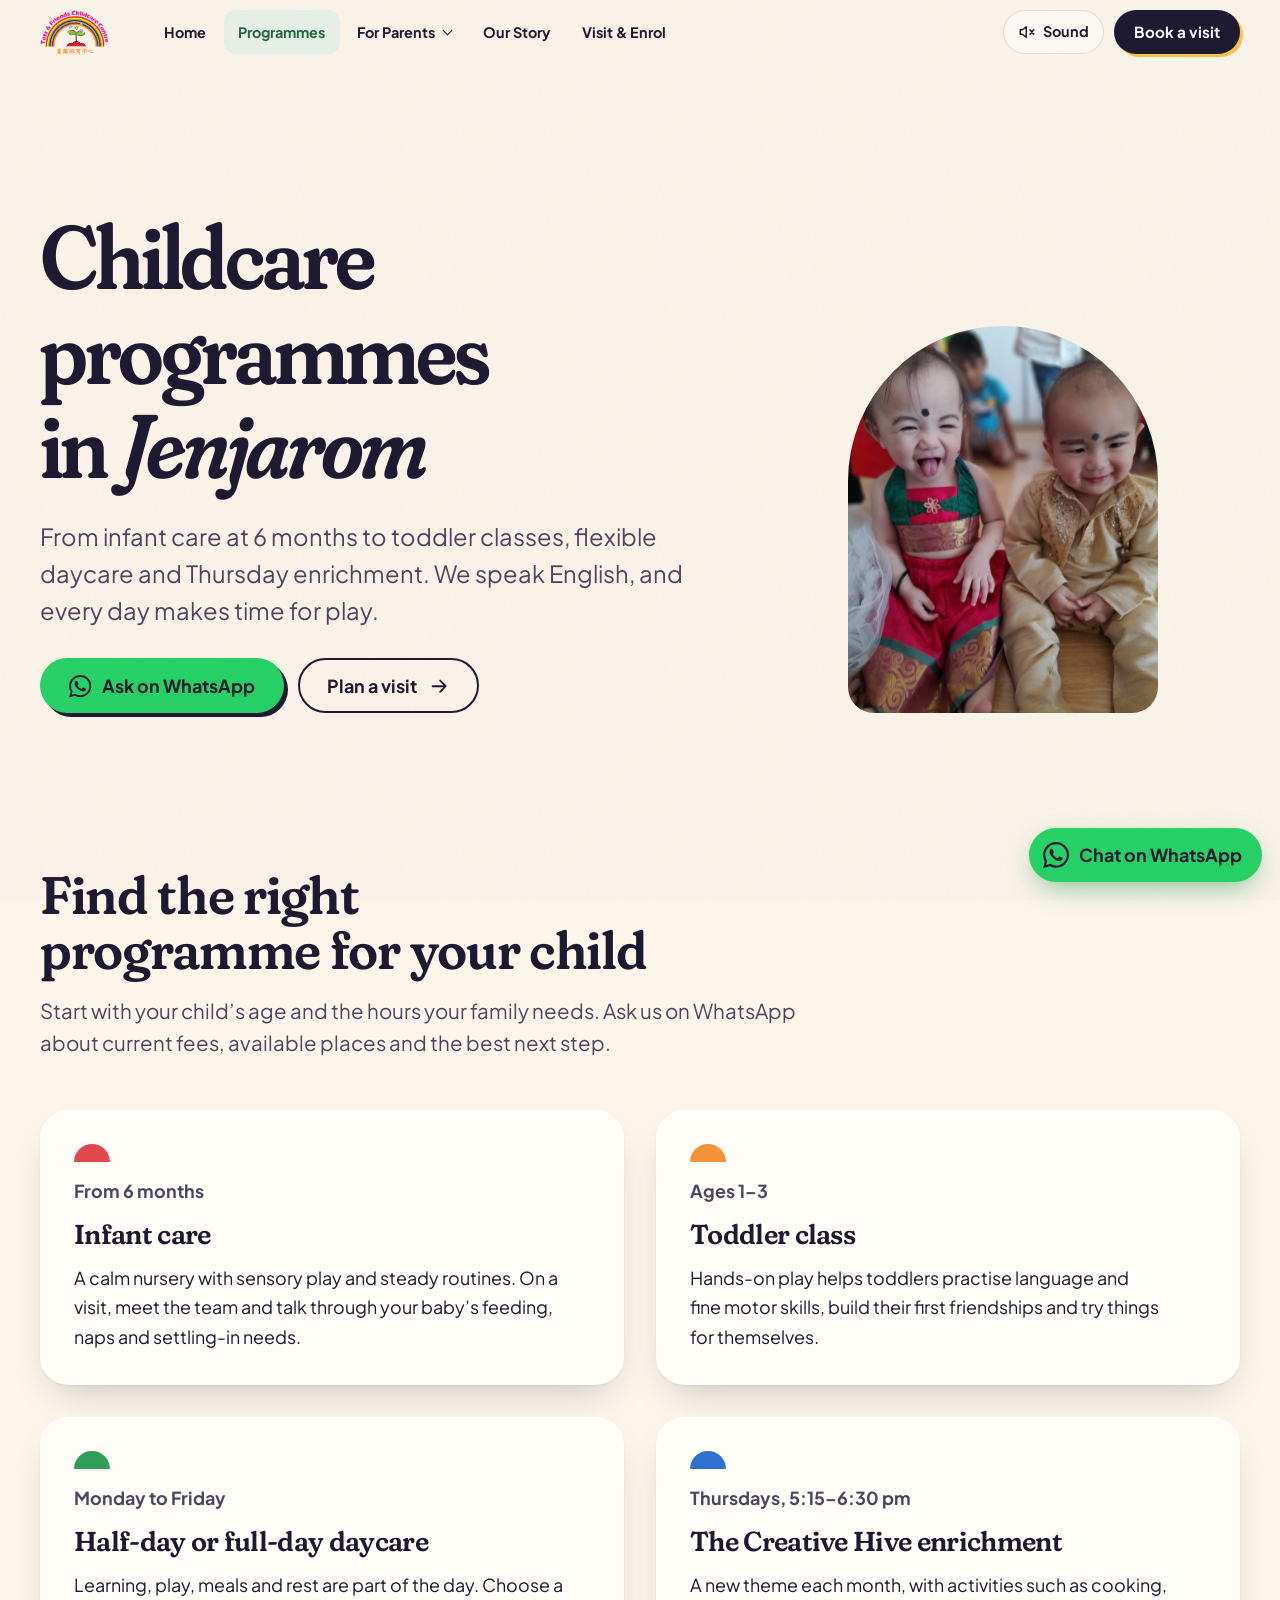
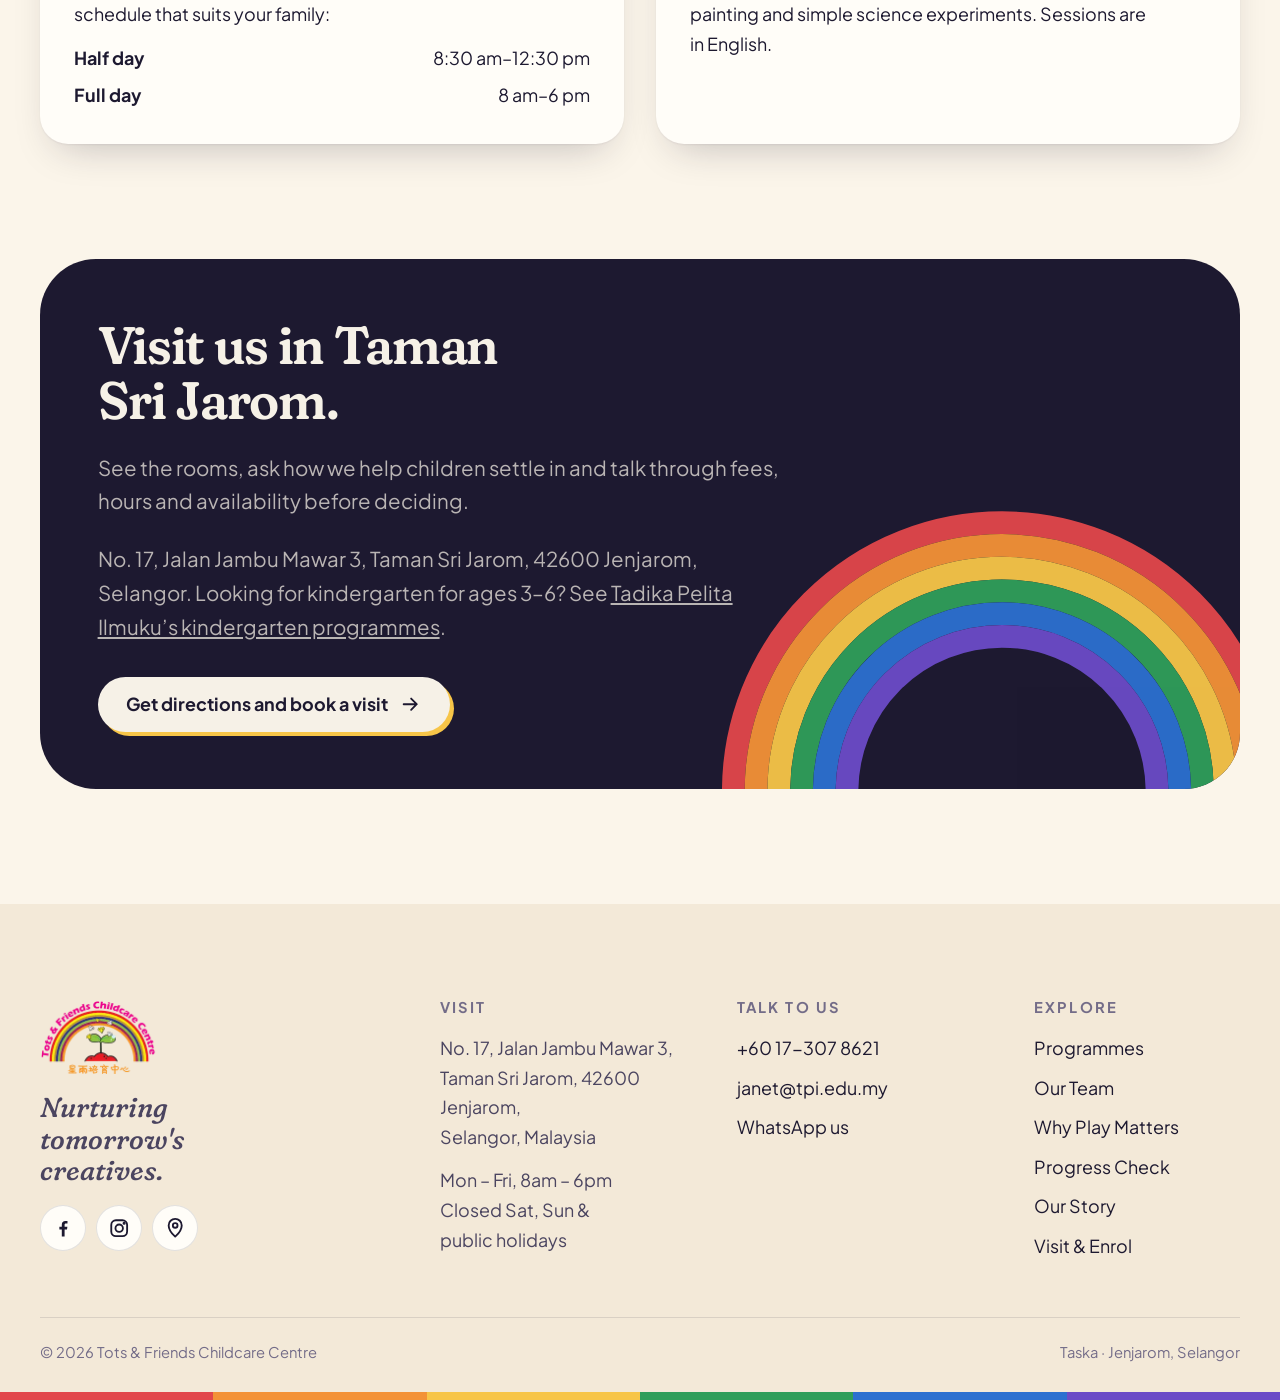
<file: programmes.html>
<!doctype html>
<html lang="en">
<head>
<meta charset="utf-8">
<meta name="viewport" content="width=device-width, initial-scale=1">
<title>Infant Care &amp; Daycare in Jenjarom | Tots &amp; Friends</title>
<meta name="description" content="Compare infant care from 6 months, toddler classes, half-day and full-day daycare, and Thursday enrichment at Tots &amp; Friends in Jenjarom, Selangor.">
<meta name="theme-color" content="#fbf5ea">
<link rel="canonical" href="https://tnf.tpi.edu.my/programmes">
<meta property="og:type" content="website">
<meta property="og:site_name" content="Tots &amp; Friends Childcare Centre">
<meta property="og:url" content="https://tnf.tpi.edu.my/programmes">
<meta property="og:title" content="Infant Care &amp; Daycare in Jenjarom | Tots &amp; Friends">
<meta property="og:description" content="Compare infant care from 6 months, toddler classes, half-day and full-day daycare, and Thursday enrichment at Tots &amp; Friends in Jenjarom, Selangor.">
<meta property="og:image" content="https://tnf.tpi.edu.my/images/logo.webp">
<meta property="og:image:width" content="240">
<meta property="og:image:height" content="150">
<meta property="og:image:alt" content="Tots &amp; Friends Childcare Centre logo">
<meta name="twitter:card" content="summary">
<link rel="icon" href="/favicon.svg" type="image/svg+xml" sizes="any">
<link rel="preconnect" href="https://fonts.googleapis.com">
<link rel="preconnect" href="https://fonts.gstatic.com" crossorigin>
<link rel="preload" as="style" href="https://fonts.googleapis.com/css2?family=Caveat:wght@600&amp;family=Fraunces:ital,opsz,wght,SOFT,WONK@0,9..144,300..800,0..100,0..1;1,9..144,300..800,0..100,0..1&amp;family=Plus+Jakarta+Sans:wght@400;500;600;700;800&amp;display=swap" onload="this.onload=null;this.rel='stylesheet'">
<noscript><link rel="stylesheet" href="https://fonts.googleapis.com/css2?family=Caveat:wght@600&amp;family=Fraunces:ital,opsz,wght,SOFT,WONK@0,9..144,300..800,0..100,0..1;1,9..144,300..800,0..100,0..1&amp;family=Plus+Jakarta+Sans:wght@400;500;600;700;800&amp;display=swap"></noscript>
<link rel="stylesheet" href="/styles.css?v=20261127-select">
<script>document.documentElement.classList.add('js')</script>
<script src="main.js?v=20261125-team-pol" defer></script>
<script type="application/ld+json">
{
  "@context": "https://schema.org",
  "@type": "BreadcrumbList",
  "itemListElement": [
    {
      "@type": "ListItem",
      "position": 1,
      "name": "Home",
      "item": "https://tnf.tpi.edu.my/"
    },
    {
      "@type": "ListItem",
      "position": 2,
      "name": "Programmes",
      "item": "https://tnf.tpi.edu.my/programmes"
    }
  ]
}
</script>
</head>
<body>
<svg width="0" height="0" style="position:absolute" aria-hidden="true">
  <symbol id="i-wa" viewBox="0 0 24 24"><path fill="currentColor" stroke="none" d="M17.47 14.38c-.3-.15-1.76-.87-2.03-.97-.27-.1-.47-.15-.67.15-.2.3-.77.97-.94 1.16-.17.2-.35.22-.64.08-.3-.15-1.26-.46-2.39-1.48-.88-.79-1.48-1.76-1.65-2.06-.17-.3-.02-.46.13-.6.13-.14.3-.35.45-.52.15-.17.2-.3.3-.5.1-.2.05-.37-.03-.52-.07-.15-.67-1.61-.92-2.2-.24-.58-.49-.5-.67-.51h-.57c-.2 0-.52.07-.79.37-.27.3-1.04 1.02-1.04 2.48 0 1.46 1.07 2.88 1.21 3.07.15.2 2.1 3.2 5.08 4.49.71.31 1.26.49 1.7.63.71.22 1.36.19 1.87.12.57-.09 1.76-.72 2-1.41.25-.7.25-1.29.17-1.41-.07-.13-.27-.2-.57-.35zM12.05 21.8h-.01a9.87 9.87 0 0 1-5.03-1.38l-.36-.21-3.74.98 1-3.65-.24-.37a9.86 9.86 0 0 1-1.51-5.26c0-5.45 4.44-9.88 9.89-9.88 2.64 0 5.12 1.03 6.99 2.9a9.83 9.83 0 0 1 2.89 6.99c0 5.45-4.43 9.88-9.88 9.88zm8.41-18.3A11.82 11.82 0 0 0 12.05 0C5.5 0 .16 5.34.16 11.89c0 2.1.55 4.14 1.59 5.95L.06 24l6.3-1.65a11.88 11.88 0 0 0 5.68 1.45h.01c6.55 0 11.89-5.34 11.89-11.89a11.82 11.82 0 0 0-3.48-8.41z"/></symbol>
  <symbol id="i-arrow" viewBox="0 0 24 24"><path d="M5 12h14M13 6l6 6-6 6"/></symbol>
  <symbol id="i-phone" viewBox="0 0 24 24"><path d="M22 16.9v3a2 2 0 0 1-2.2 2 19.8 19.8 0 0 1-8.6-3.1 19.5 19.5 0 0 1-6-6A19.8 19.8 0 0 1 2.1 4.2 2 2 0 0 1 4.1 2h3a2 2 0 0 1 2 1.7c.1 1 .4 1.9.7 2.8a2 2 0 0 1-.5 2.1L8.1 9.9a16 16 0 0 0 6 6l1.3-1.3a2 2 0 0 1 2.1-.4c.9.3 1.8.6 2.8.7a2 2 0 0 1 1.7 2z"/></symbol>
  <symbol id="i-mail" viewBox="0 0 24 24"><rect x="3" y="5" width="18" height="14" rx="2"/><path d="m3 7 9 6 9-6"/></symbol>
  <symbol id="i-pin" viewBox="0 0 24 24"><path d="M12 21s-7-6.2-7-12a7 7 0 0 1 14 0c0 5.8-7 12-7 12z"/><circle cx="12" cy="9" r="2.5"/></symbol>
  <symbol id="i-clock" viewBox="0 0 24 24"><circle cx="12" cy="12" r="9"/><path d="M12 7v5l3 2"/></symbol>
  <symbol id="i-menu" viewBox="0 0 24 24"><path d="M4 7h16M4 12h16M4 17h10"/></symbol>
  <symbol id="i-sound-on" viewBox="0 0 24 24"><path d="M11 5 6 9H3v6h3l5 4zM15.5 8.5a5 5 0 0 1 0 7M18.5 5.5a9 9 0 0 1 0 13"/></symbol>
  <symbol id="i-sound-off" viewBox="0 0 24 24"><path d="M11 5 6 9H3v6h3l5 4zM16 9l5 6m0-6-5 6"/></symbol>
  <symbol id="i-close" viewBox="0 0 24 24"><path d="M6 6l12 12M18 6 6 18"/></symbol>
  <symbol id="i-cal" viewBox="0 0 24 24"><rect x="3.5" y="5" width="17" height="15" rx="2"/><path d="M3.5 10h17M8 3v4M16 3v4"/></symbol>
  <symbol id="i-spark" viewBox="0 0 24 24"><path d="M12 3c.6 4.6 2.4 6.4 7 7-4.6.6-6.4 2.4-7 7-.6-4.6-2.4-6.4-7-7 4.6-.6 6.4-2.4 7-7z"/></symbol>
  <symbol id="i-star" viewBox="0 0 24 24"><path fill="currentColor" stroke="none" d="M12 0c1 7.2 4.8 11 12 12-7.2 1-11 4.8-12 12-1-7.2-4.8-11-12-12 7.2-1 11-4.8 12-12z"/></symbol>
  <symbol id="i-check" viewBox="0 0 24 24"><path d="m5 12 5 5 9-10"/></symbol>
  <symbol id="i-plus" viewBox="0 0 24 24"><path d="M12 5v14M5 12h14"/></symbol>
  <symbol id="i-chev-l" viewBox="0 0 24 24"><path d="m15 6-6 6 6 6"/></symbol>
  <symbol id="i-chev-r" viewBox="0 0 24 24"><path d="m9 6 6 6-6 6"/></symbol>
  <symbol id="i-fb" viewBox="0 0 24 24"><path fill="currentColor" stroke="none" d="M13.5 21v-7.5h2.6l.4-3h-3V8.6c0-.9.3-1.5 1.5-1.5h1.6V4.4c-.3 0-1.2-.1-2.3-.1-2.3 0-3.8 1.4-3.8 3.9v2.3H7.9v3h2.6V21z"/></symbol>
  <symbol id="i-ig" viewBox="0 0 24 24"><rect x="3.5" y="3.5" width="17" height="17" rx="5"/><circle cx="12" cy="12" r="4"/><circle cx="17.3" cy="6.7" r=".7" fill="currentColor"/></symbol>
</svg>

<a class="skip" href="#main">Skip to content</a>

<header class="site-header">
  <div class="wrap nav">
    <a class="brand" href="/"><img src="/images/logo.webp" alt="Tots &amp; Friends Childcare Centre — home" width="240" height="150"></a>
    <nav class="desktop-nav" aria-label="Main">
      <ul class="nav-links">
        <li><a class="nav-link nav-link--home" href="/">Home</a></li>
        <li><a class="nav-link nav-link--programmes" href="/programmes" aria-current="page">Programmes</a></li>
        <li>
          <details class="nav-group nav-group--parents" name="desktop-nav">
            <summary class="nav-link">For Parents</summary>
            <ul class="nav-panel">
              <li><a href="/philosophy"><strong>Why Play Matters</strong><span>How children learn through play</span></a></li>
              <li><a href="/progress"><strong>Progress Check</strong><span>For toddlers aged 2–3</span></a></li>
            </ul>
          </details>
        </li>
        <li><a class="nav-link nav-link--story" href="/timeline">Our Story</a></li>
        <li><a class="nav-link nav-link--visit" href="/contact">Visit &amp; Enrol</a></li>
      </ul>
    </nav>
    <div class="nav-end">
      <button class="sound-btn" type="button" data-sound aria-pressed="false" aria-label="Sound"><svg class="i sound-on" aria-hidden="true"><use href="#i-sound-on"/></svg><svg class="i sound-off" aria-hidden="true"><use href="#i-sound-off"/></svg><span class="sound-label">Sound</span></button>
      <a class="btn btn-primary btn-sm nav-cta" href="/contact">Book a visit</a>
      <button class="menu-btn" type="button" popovertarget="menu" aria-label="Menu"><svg class="i" aria-hidden="true"><use href="#i-menu"/></svg></button>
    </div>
  </div>
</header>

<div id="menu" popover role="dialog" aria-modal="true" aria-label="Mobile menu">
  <div class="menu-top">
    <button class="menu-back" type="button" hidden>Back</button>
    <button class="menu-btn menu-close" type="button" autofocus popovertarget="menu" popovertargetaction="hide" aria-label="Close"><svg class="i" aria-hidden="true"><use href="#i-close"/></svg></button>
  </div>
  <nav aria-label="Main">
    <ul class="menu-links" id="menu-root">
      <li><a class="nav-link nav-link--home" href="/">Home</a></li>
      <li><a class="nav-link nav-link--programmes" href="/programmes" aria-current="page">Programmes</a></li>
      <li><button class="nav-link nav-group--parents" type="button" data-menu-topic aria-controls="menu-parents">For Parents</button></li>
      <li><a class="nav-link nav-link--story" href="/timeline">Our Story</a></li>
      <li><a class="nav-link nav-link--visit" href="/contact">Visit &amp; Enrol</a></li>
    </ul>
    <section class="menu-topic nav-group nav-group--parents" id="menu-parents" aria-labelledby="menu-title-parents" hidden>
      <h2 id="menu-title-parents">For Parents</h2>
      <ul class="nav-panel">
        <li><a href="/philosophy"><strong>Why Play Matters</strong><span>How children learn through play</span></a></li>
        <li><a href="/progress"><strong>Progress Check</strong><span>For toddlers aged 2–3</span></a></li>
      </ul>
    </section>
  </nav>
  <div class="menu-foot">
    <a class="btn btn-primary btn-sm nav-cta" href="/contact">Book a visit</a>
    <button class="sound-btn" type="button" data-sound aria-pressed="false" aria-label="Sound"><svg class="i sound-on" aria-hidden="true"><use href="#i-sound-on"/></svg><svg class="i sound-off" aria-hidden="true"><use href="#i-sound-off"/></svg><span class="sound-label">Sound</span></button>
  </div>
</div>

<main id="main">
  <section class="page-hero programme-hero" aria-labelledby="ph-title">
    <div class="wrap page-hero-grid">
      <div>
        <h1 id="ph-title">Childcare programmes in <em class="accent">Jenjarom</em></h1>
        <p class="lede">From infant care at 6 months to toddler classes, flexible daycare and Thursday enrichment. We speak English, and every day makes time for play.</p>
        <div class="btns">
          <a class="btn btn-wa" href="https://wa.me/60173078621?text=Hi%21%20I%27d%20like%20to%20ask%20about%20the%20childcare%20programmes%20at%20Tots%20%26%20Friends."><svg class="i" aria-hidden="true"><use href="#i-wa"/></svg>Ask on WhatsApp</a>
          <a class="btn btn-ghost" href="/contact">Plan a visit <svg class="i" aria-hidden="true"><use href="#i-arrow"/></svg></a>
        </div>
      </div>
      <figure class="programme-hero-photo arch"><img src="images/program-infant-care.jpeg" alt="Children taking part in dress-up day at Tots &amp; Friends" width="750" height="1000"></figure>
    </div>
  </section>

  <section class="section programmes-detail" aria-labelledby="programmes-title">
    <div class="wrap">
      <div class="section-head">
        <h2 id="programmes-title">Find the right programme for your child</h2>
        <p class="lede">Start with your child’s age and the hours your family needs. Ask us on WhatsApp about current fees, available places and the best next step.</p>
      </div>
      <div class="programme-grid">
        <article class="programme-card" id="infant-care" style="--programme-colour: var(--red)">
          <p class="programme-tag">From 6 months</p>
          <h3>Infant care</h3>
          <p>A calm nursery with sensory play and steady routines. On a visit, meet the team and talk through your baby’s feeding, naps and settling-in needs.</p>
        </article>
        <article class="programme-card" id="toddler-class" style="--programme-colour: var(--orange)">
          <p class="programme-tag">Ages 1–3</p>
          <h3>Toddler class</h3>
          <p>Hands-on play helps toddlers practise language and fine motor skills, build their first friendships and try things for themselves.</p>
        </article>
        <article class="programme-card" id="daycare" style="--programme-colour: var(--green)">
          <p class="programme-tag">Monday to Friday</p>
          <h3>Half-day or full-day daycare</h3>
          <p>Learning, play, meals and rest are part of the day. Choose a schedule that suits your family:</p>
          <dl class="programme-hours">
            <div><dt>Half day</dt><dd>8:30 am–12:30 pm</dd></div>
            <div><dt>Full day</dt><dd>8 am–6 pm</dd></div>
          </dl>
        </article>
        <article class="programme-card" id="enrichment" style="--programme-colour: var(--blue)">
          <p class="programme-tag">Thursdays, 5:15–6:30 pm</p>
          <h3>The Creative Hive enrichment</h3>
          <p>A new theme each month, with activities such as cooking, painting and simple science experiments. Sessions are in English.</p>
        </article>
      </div>
    </div>
  </section>

  <section class="cta" style="padding-top:0" aria-labelledby="visit-title">
    <div class="wrap">
      <div class="cta-card" data-reveal>
        <svg class="cta-rainbow" viewBox="0 0 600 310" aria-hidden="true">
          <path pathLength="1" style="--i:0" stroke="var(--red)" d="M 40 310 A 260 260 0 0 1 560 310"/>
          <path pathLength="1" style="--i:1" stroke="var(--orange)" d="M 62 310 A 238 238 0 0 1 538 310"/>
          <path pathLength="1" style="--i:2" stroke="var(--yellow)" d="M 84 310 A 216 216 0 0 1 516 310"/>
          <path pathLength="1" style="--i:3" stroke="var(--green)" d="M 106 310 A 194 194 0 0 1 494 310"/>
          <path pathLength="1" style="--i:4" stroke="var(--blue)" d="M 128 310 A 172 172 0 0 1 472 310"/>
          <path pathLength="1" style="--i:5" stroke="var(--purple)" d="M 150 310 A 150 150 0 0 1 450 310"/>
        </svg>
        <h2 id="visit-title">Visit us in Taman Sri Jarom.</h2>
        <p>See the rooms, ask how we help children settle in and talk through fees, hours and availability before deciding.</p>
        <p>No. 17, Jalan Jambu Mawar 3, Taman Sri Jarom, 42600 Jenjarom, Selangor. Looking for kindergarten for ages 3–6? See <a href="https://tpi.edu.my/">Tadika Pelita Ilmuku’s kindergarten programmes</a>.</p>
        <div class="btns">
          <a class="btn btn-light" href="/contact">Get directions and book a visit <svg class="i" aria-hidden="true"><use href="#i-arrow"/></svg></a>
        </div>
      </div>
    </div>
  </section>
</main>


<footer class="site-footer">
  <div class="wrap footer-grid">
    <div class="f-brand">
      <img src="images/logo.webp" alt="Tots &amp; Friends Childcare Centre" width="240" height="150" loading="lazy">
      <p class="f-tag">Nurturing tomorrow's creatives.</p>
      <div class="socials">
        <a href="https://www.facebook.com/TOTSnFRIENDS" aria-label="Facebook"><svg class="i"><use href="#i-fb"/></svg></a>
        <a href="https://www.instagram.com/totsnfriends/" aria-label="Instagram"><svg class="i"><use href="#i-ig"/></svg></a>
        <a href="https://www.google.com/maps/search/?api=1&amp;query=Tots%20%26%20Friends%20Childcare%20Centre%2C%20Jenjarom&amp;query_place_id=ChIJ44HKi5elzTERUa95QckjXy0" aria-label="Find us on Google Maps"><svg class="i"><use href="#i-pin"/></svg></a>
      </div>
    </div>
    <div>
      <h2 class="f-h">Visit</h2>
      <address>No. 17, Jalan Jambu Mawar 3,<br>Taman Sri Jarom, 42600 Jenjarom,<br>Selangor, Malaysia</address>
      <p class="f-hours">Mon – Fri, 8am – 6pm<br>Closed Sat, Sun &amp; public holidays</p>
    </div>
    <div>
      <h2 class="f-h">Talk to us</h2>
      <ul>
        <li><a href="tel:+60173078621">+60 17-307 8621</a></li>
        <li><a href="mailto:janet@tpi.edu.my">janet@tpi.edu.my</a></li>
        <li><a href="https://wa.me/60173078621">WhatsApp us</a></li>
      </ul>
    </div>
    <div>
      <h2 class="f-h">Explore</h2>
      <ul>
        <li><a href="/programmes">Programmes</a></li>
        <li><a href="/#team">Our Team</a></li>
        <li><a href="/philosophy">Why Play Matters</a></li>
        <li><a href="/progress">Progress Check</a></li>
        <li><a href="/timeline">Our Story</a></li>
        <li><a href="/contact">Visit &amp; Enrol</a></li>
      </ul>
    </div>
  </div>
  <div class="wrap f-bottom"><p>© 2026 Tots &amp; Friends Childcare Centre</p><p>Taska · Jenjarom, Selangor</p></div>
  <div class="f-stripe" aria-hidden="true"></div>
</footer>

<a class="wa-float" href="https://wa.me/60173078621?text=Hi!%20I%27d%20like%20to%20enquire%20about%20enrolment%20at%20Tots%20%26%20Friends%20Childcare%20Centre."><svg viewBox="0 0 24 24" aria-hidden="true"><use href="#i-wa"/></svg><span>Chat on WhatsApp</span></a>
</body>
</html>
</file>
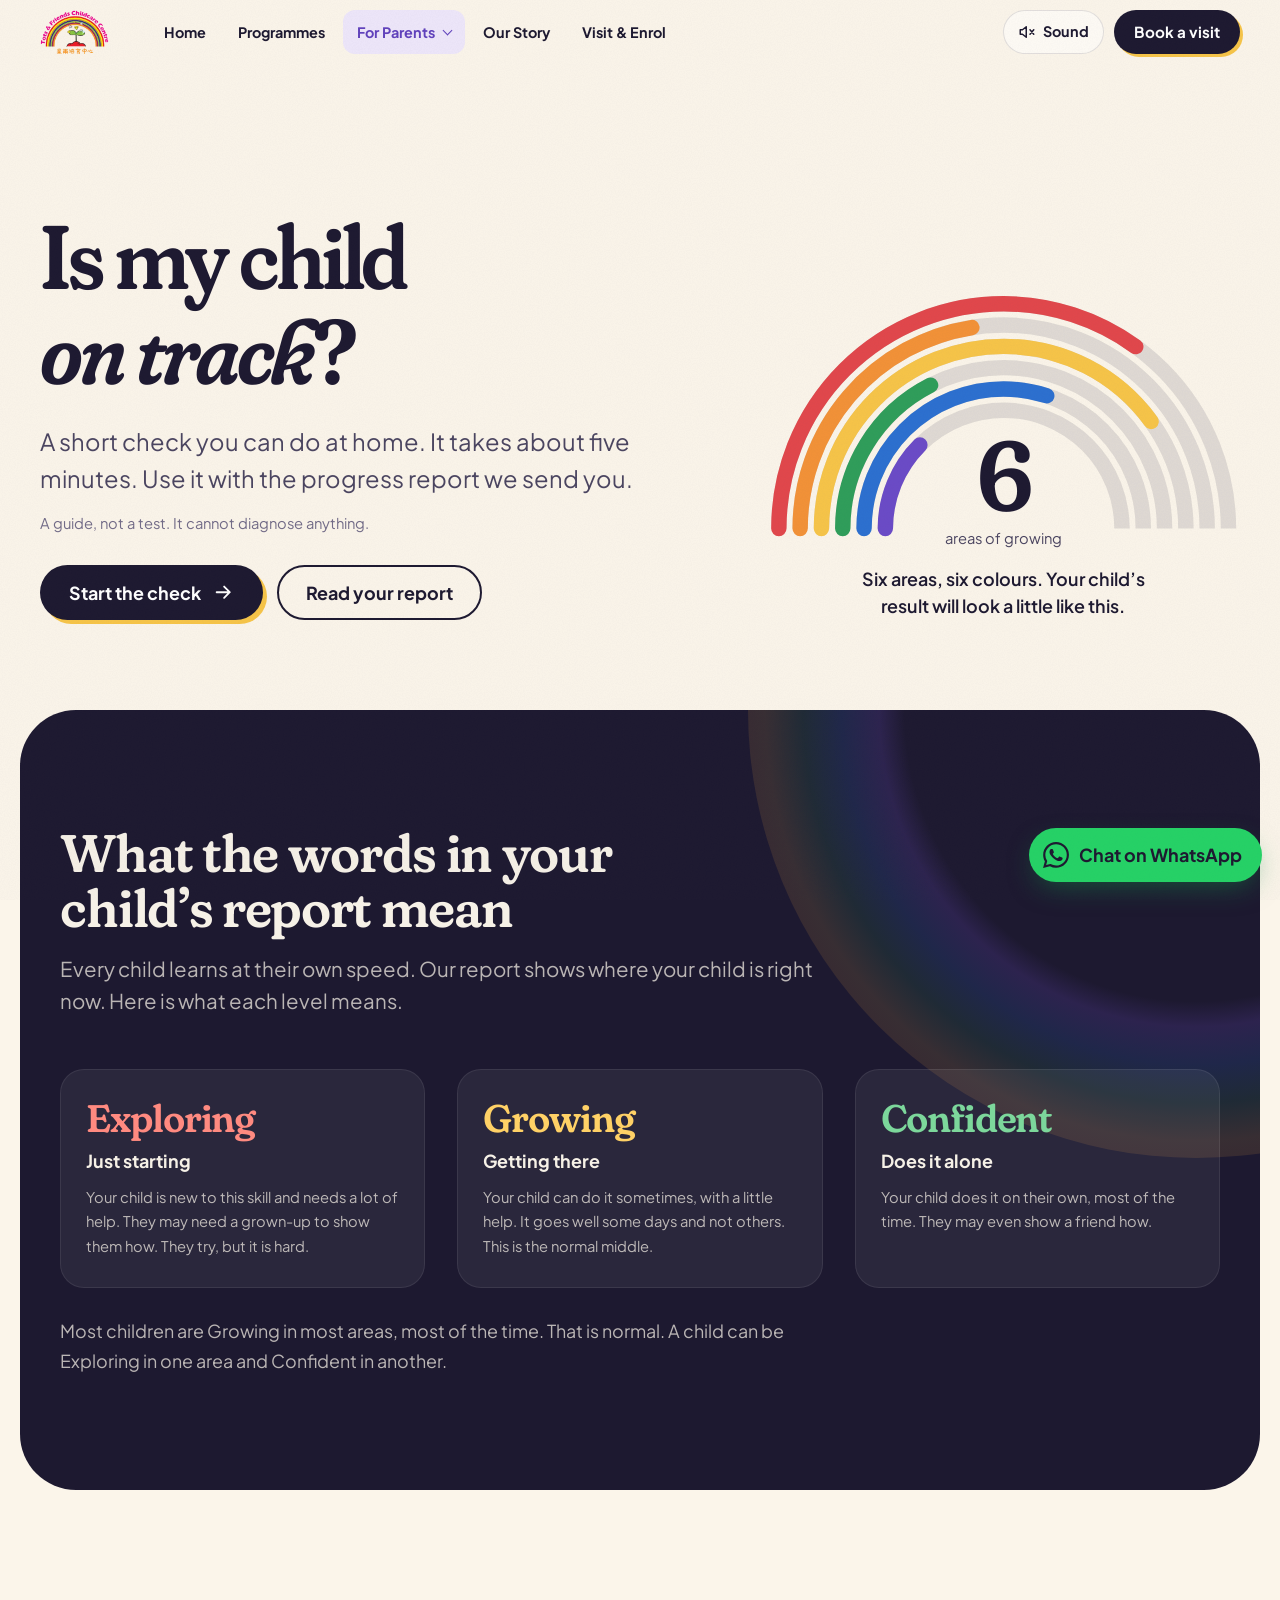
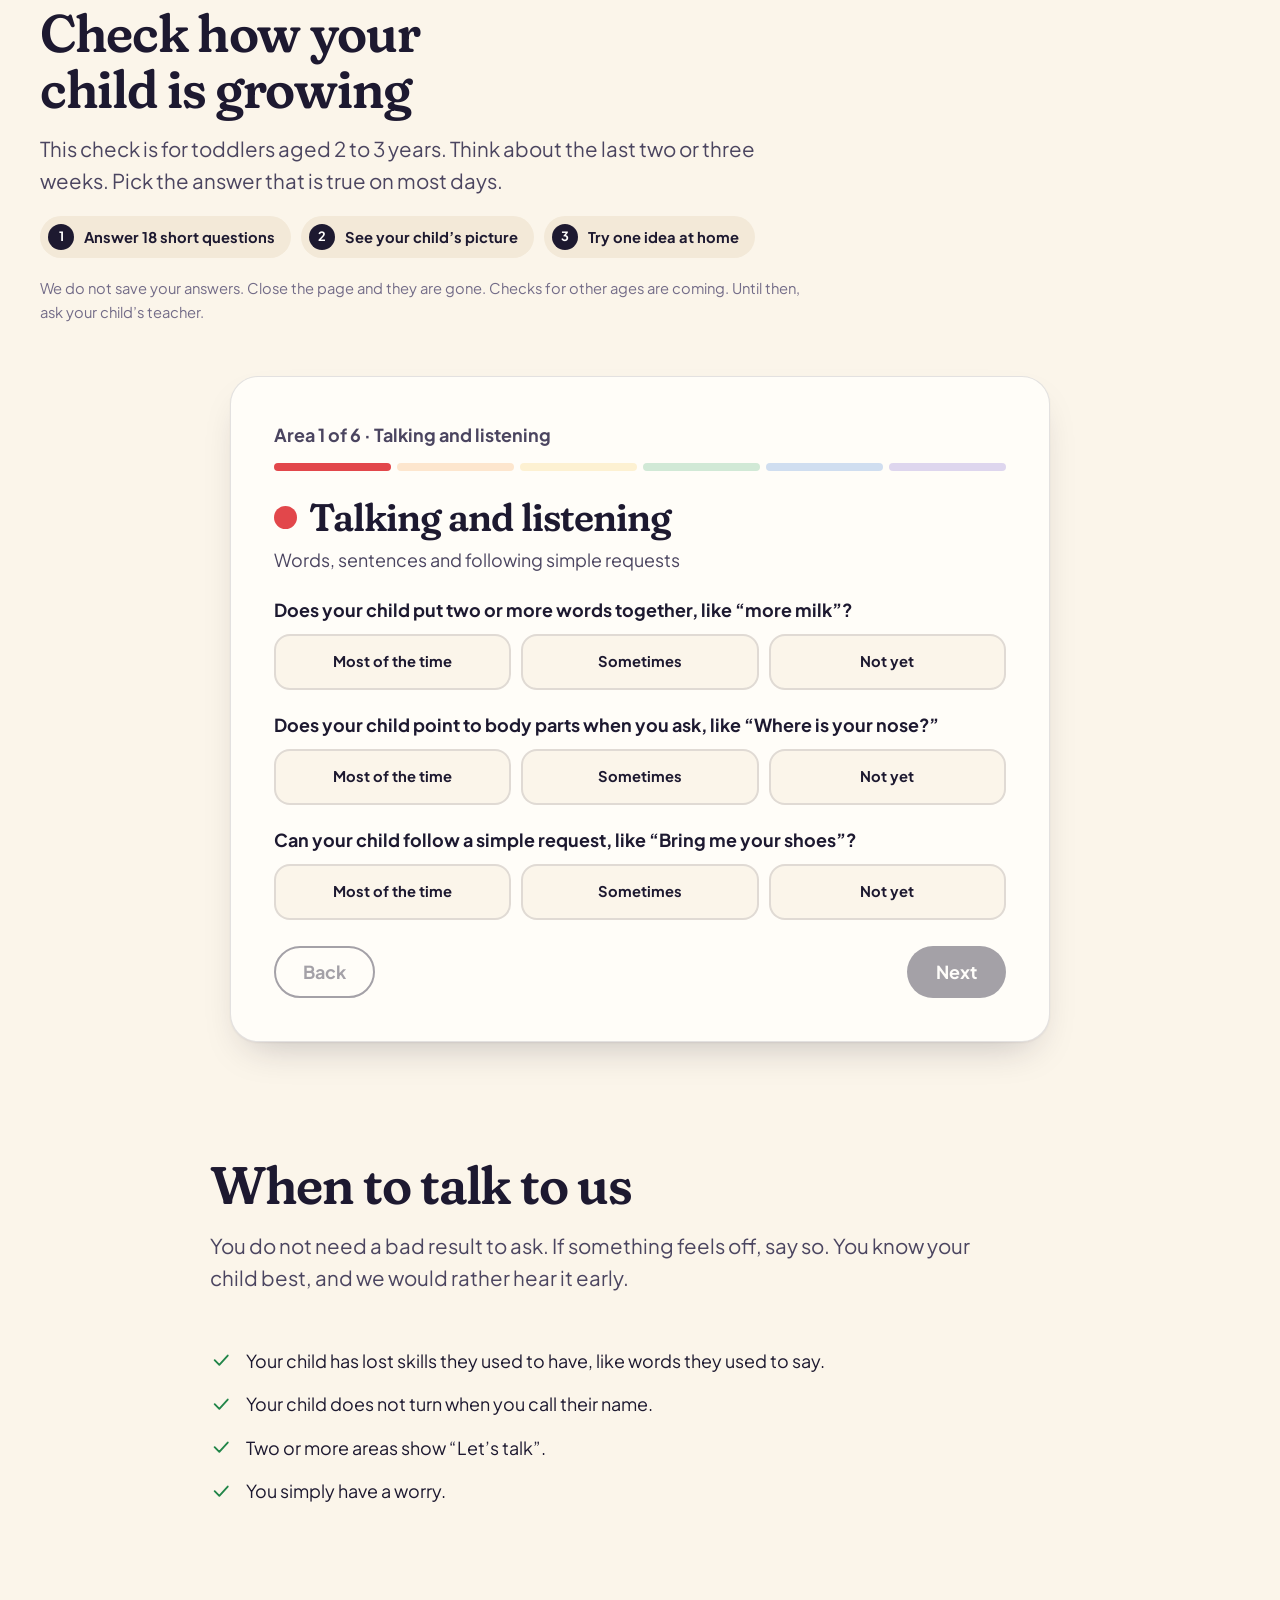
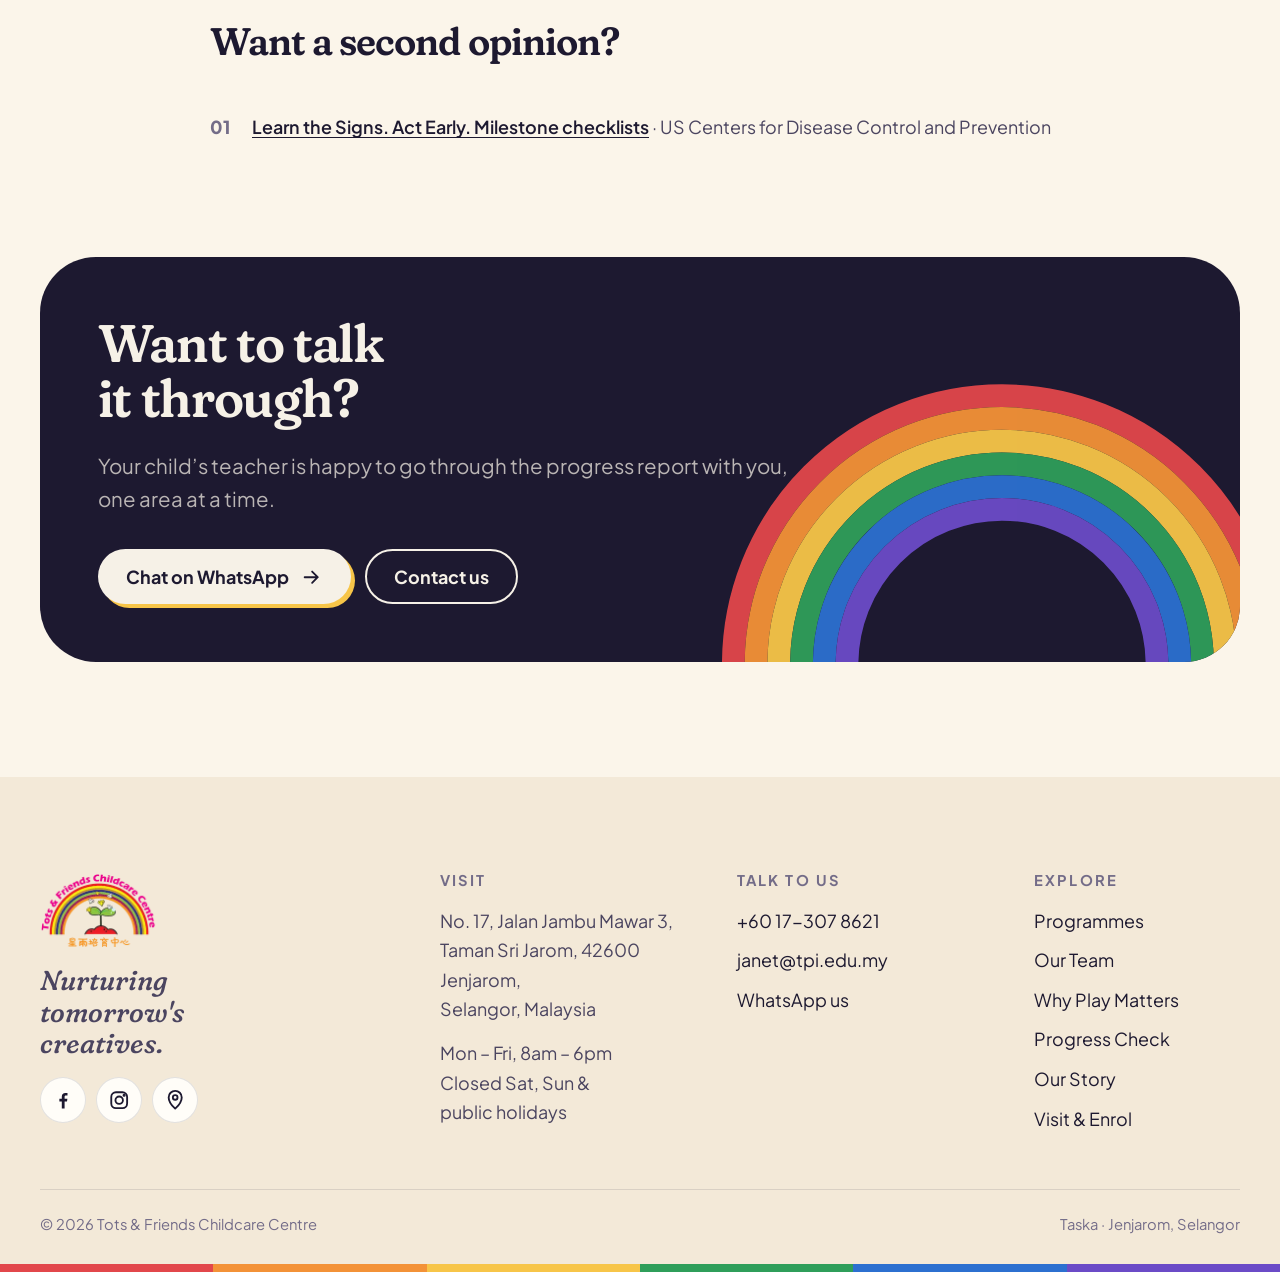
<file: progress.html>
<!doctype html>
<html lang="en">
<head>
<meta charset="utf-8">
<meta name="viewport" content="width=device-width, initial-scale=1">
<title>Toddler Progress Check for Ages 2–3 | Tots &amp; Friends</title>
<meta name="description" content="A five-minute progress check for parents of toddlers aged 2–3. Explore six areas of development and understand the words in your Tots &amp; Friends progress report.">
<meta name="theme-color" content="#fbf5ea">
<link rel="canonical" href="https://tnf.tpi.edu.my/progress">
<meta property="og:type" content="website">
<meta property="og:site_name" content="Tots &amp; Friends Childcare Centre">
<meta property="og:url" content="https://tnf.tpi.edu.my/progress">
<meta property="og:title" content="Toddler Progress Check for Ages 2–3 | Tots &amp; Friends">
<meta property="og:description" content="A five-minute progress check for parents of toddlers aged 2–3. Explore six areas of development and understand the words in your Tots &amp; Friends progress report.">
<meta property="og:image" content="https://tnf.tpi.edu.my/images/logo.webp">
<meta property="og:image:width" content="240">
<meta property="og:image:height" content="150">
<meta property="og:image:alt" content="Tots &amp; Friends Childcare Centre logo">
<meta name="twitter:card" content="summary">
<link rel="icon" href="/favicon.svg" type="image/svg+xml" sizes="any">
<link rel="preconnect" href="https://fonts.googleapis.com">
<link rel="preconnect" href="https://fonts.gstatic.com" crossorigin>
<link rel="preload" as="style" href="https://fonts.googleapis.com/css2?family=Caveat:wght@600&amp;family=Fraunces:ital,opsz,wght,SOFT,WONK@0,9..144,300..800,0..100,0..1;1,9..144,300..800,0..100,0..1&amp;family=Plus+Jakarta+Sans:wght@400;500;600;700;800&amp;display=swap" onload="this.onload=null;this.rel='stylesheet'">
<noscript><link rel="stylesheet" href="https://fonts.googleapis.com/css2?family=Caveat:wght@600&amp;family=Fraunces:ital,opsz,wght,SOFT,WONK@0,9..144,300..800,0..100,0..1;1,9..144,300..800,0..100,0..1&amp;family=Plus+Jakarta+Sans:wght@400;500;600;700;800&amp;display=swap"></noscript>
<link rel="stylesheet" href="/styles.css?v=20261127-select">
<script>document.documentElement.classList.add('js')</script>
<script src="main.js?v=20261125-team-pol" defer></script>
<script type="application/ld+json">
{
  "@context": "https://schema.org",
  "@type": "BreadcrumbList",
  "itemListElement": [
    {"@type": "ListItem", "position": 1, "name": "Home", "item": "https://tnf.tpi.edu.my/"},
    {"@type": "ListItem", "position": 2, "name": "Why Play Matters", "item": "https://tnf.tpi.edu.my/philosophy"},
    {"@type": "ListItem", "position": 3, "name": "Progress Check", "item": "https://tnf.tpi.edu.my/progress"}
  ]
}
</script>
</head>
<body>
<svg width="0" height="0" style="position:absolute" aria-hidden="true">
  <symbol id="i-wa" viewBox="0 0 24 24"><path fill="currentColor" stroke="none" d="M17.47 14.38c-.3-.15-1.76-.87-2.03-.97-.27-.1-.47-.15-.67.15-.2.3-.77.97-.94 1.16-.17.2-.35.22-.64.08-.3-.15-1.26-.46-2.39-1.48-.88-.79-1.48-1.76-1.65-2.06-.17-.3-.02-.46.13-.6.13-.14.3-.35.45-.52.15-.17.2-.3.3-.5.1-.2.05-.37-.03-.52-.07-.15-.67-1.61-.92-2.2-.24-.58-.49-.5-.67-.51h-.57c-.2 0-.52.07-.79.37-.27.3-1.04 1.02-1.04 2.48 0 1.46 1.07 2.88 1.21 3.07.15.2 2.1 3.2 5.08 4.49.71.31 1.26.49 1.7.63.71.22 1.36.19 1.87.12.57-.09 1.76-.72 2-1.41.25-.7.25-1.29.17-1.41-.07-.13-.27-.2-.57-.35zM12.05 21.8h-.01a9.87 9.87 0 0 1-5.03-1.38l-.36-.21-3.74.98 1-3.65-.24-.37a9.86 9.86 0 0 1-1.51-5.26c0-5.45 4.44-9.88 9.89-9.88 2.64 0 5.12 1.03 6.99 2.9a9.83 9.83 0 0 1 2.89 6.99c0 5.45-4.43 9.88-9.88 9.88zm8.41-18.3A11.82 11.82 0 0 0 12.05 0C5.5 0 .16 5.34.16 11.89c0 2.1.55 4.14 1.59 5.95L.06 24l6.3-1.65a11.88 11.88 0 0 0 5.68 1.45h.01c6.55 0 11.89-5.34 11.89-11.89a11.82 11.82 0 0 0-3.48-8.41z"/></symbol>
  <symbol id="i-arrow" viewBox="0 0 24 24"><path d="M5 12h14M13 6l6 6-6 6"/></symbol>
  <symbol id="i-phone" viewBox="0 0 24 24"><path d="M22 16.9v3a2 2 0 0 1-2.2 2 19.8 19.8 0 0 1-8.6-3.1 19.5 19.5 0 0 1-6-6A19.8 19.8 0 0 1 2.1 4.2 2 2 0 0 1 4.1 2h3a2 2 0 0 1 2 1.7c.1 1 .4 1.9.7 2.8a2 2 0 0 1-.5 2.1L8.1 9.9a16 16 0 0 0 6 6l1.3-1.3a2 2 0 0 1 2.1-.4c.9.3 1.8.6 2.8.7a2 2 0 0 1 1.7 2z"/></symbol>
  <symbol id="i-mail" viewBox="0 0 24 24"><rect x="3" y="5" width="18" height="14" rx="2"/><path d="m3 7 9 6 9-6"/></symbol>
  <symbol id="i-pin" viewBox="0 0 24 24"><path d="M12 21s-7-6.2-7-12a7 7 0 0 1 14 0c0 5.8-7 12-7 12z"/><circle cx="12" cy="9" r="2.5"/></symbol>
  <symbol id="i-clock" viewBox="0 0 24 24"><circle cx="12" cy="12" r="9"/><path d="M12 7v5l3 2"/></symbol>
  <symbol id="i-menu" viewBox="0 0 24 24"><path d="M4 7h16M4 12h16M4 17h10"/></symbol>
  <symbol id="i-sound-on" viewBox="0 0 24 24"><path d="M11 5 6 9H3v6h3l5 4zM15.5 8.5a5 5 0 0 1 0 7M18.5 5.5a9 9 0 0 1 0 13"/></symbol>
  <symbol id="i-sound-off" viewBox="0 0 24 24"><path d="M11 5 6 9H3v6h3l5 4zM16 9l5 6m0-6-5 6"/></symbol>
  <symbol id="i-close" viewBox="0 0 24 24"><path d="M6 6l12 12M18 6 6 18"/></symbol>
  <symbol id="i-cal" viewBox="0 0 24 24"><rect x="3.5" y="5" width="17" height="15" rx="2"/><path d="M3.5 10h17M8 3v4M16 3v4"/></symbol>
  <symbol id="i-spark" viewBox="0 0 24 24"><path d="M12 3c.6 4.6 2.4 6.4 7 7-4.6.6-6.4 2.4-7 7-.6-4.6-2.4-6.4-7-7 4.6-.6 6.4-2.4 7-7z"/></symbol>
  <symbol id="i-star" viewBox="0 0 24 24"><path fill="currentColor" stroke="none" d="M12 0c1 7.2 4.8 11 12 12-7.2 1-11 4.8-12 12-1-7.2-4.8-11-12-12 7.2-1 11-4.8 12-12z"/></symbol>
  <symbol id="i-check" viewBox="0 0 24 24"><path d="m5 12 5 5 9-10"/></symbol>
  <symbol id="i-plus" viewBox="0 0 24 24"><path d="M12 5v14M5 12h14"/></symbol>
  <symbol id="i-chev-l" viewBox="0 0 24 24"><path d="m15 6-6 6 6 6"/></symbol>
  <symbol id="i-chev-r" viewBox="0 0 24 24"><path d="m9 6 6 6-6 6"/></symbol>
  <symbol id="i-fb" viewBox="0 0 24 24"><path fill="currentColor" stroke="none" d="M13.5 21v-7.5h2.6l.4-3h-3V8.6c0-.9.3-1.5 1.5-1.5h1.6V4.4c-.3 0-1.2-.1-2.3-.1-2.3 0-3.8 1.4-3.8 3.9v2.3H7.9v3h2.6V21z"/></symbol>
  <symbol id="i-ig" viewBox="0 0 24 24"><rect x="3.5" y="3.5" width="17" height="17" rx="5"/><circle cx="12" cy="12" r="4"/><circle cx="17.3" cy="6.7" r=".7" fill="currentColor"/></symbol>
</svg>

<a class="skip" href="#main">Skip to content</a>

<header class="site-header">
  <div class="wrap nav">
    <a class="brand" href="/"><img src="/images/logo.webp" alt="Tots &amp; Friends Childcare Centre — home" width="240" height="150"></a>
    <nav class="desktop-nav" aria-label="Main">
      <ul class="nav-links">
        <li><a class="nav-link nav-link--home" href="/">Home</a></li>
        <li><a class="nav-link nav-link--programmes" href="/programmes">Programmes</a></li>
        <li>
          <details class="nav-group nav-group--parents" name="desktop-nav">
            <summary class="nav-link">For Parents</summary>
            <ul class="nav-panel">
              <li><a href="/philosophy"><strong>Why Play Matters</strong><span>How children learn through play</span></a></li>
              <li><a href="/progress" aria-current="page"><strong>Progress Check</strong><span>For toddlers aged 2–3</span></a></li>
            </ul>
          </details>
        </li>
        <li><a class="nav-link nav-link--story" href="/timeline">Our Story</a></li>
        <li><a class="nav-link nav-link--visit" href="/contact">Visit &amp; Enrol</a></li>
      </ul>
    </nav>
    <div class="nav-end">
      <button class="sound-btn" type="button" data-sound aria-pressed="false" aria-label="Sound"><svg class="i sound-on" aria-hidden="true"><use href="#i-sound-on"/></svg><svg class="i sound-off" aria-hidden="true"><use href="#i-sound-off"/></svg><span class="sound-label">Sound</span></button>
      <a class="btn btn-primary btn-sm nav-cta" href="/contact">Book a visit</a>
      <button class="menu-btn" type="button" popovertarget="menu" aria-label="Menu"><svg class="i" aria-hidden="true"><use href="#i-menu"/></svg></button>
    </div>
  </div>
</header>

<div id="menu" popover role="dialog" aria-modal="true" aria-label="Mobile menu">
  <div class="menu-top">
    <button class="menu-back" type="button" hidden>Back</button>
    <button class="menu-btn menu-close" type="button" autofocus popovertarget="menu" popovertargetaction="hide" aria-label="Close"><svg class="i" aria-hidden="true"><use href="#i-close"/></svg></button>
  </div>
  <nav aria-label="Main">
    <ul class="menu-links" id="menu-root">
      <li><a class="nav-link nav-link--home" href="/">Home</a></li>
      <li><a class="nav-link nav-link--programmes" href="/programmes">Programmes</a></li>
      <li><button class="nav-link nav-group--parents" type="button" data-menu-topic aria-controls="menu-parents">For Parents</button></li>
      <li><a class="nav-link nav-link--story" href="/timeline">Our Story</a></li>
      <li><a class="nav-link nav-link--visit" href="/contact">Visit &amp; Enrol</a></li>
    </ul>
    <section class="menu-topic nav-group nav-group--parents" id="menu-parents" aria-labelledby="menu-title-parents" hidden>
      <h2 id="menu-title-parents">For Parents</h2>
      <ul class="nav-panel">
        <li><a href="/philosophy"><strong>Why Play Matters</strong><span>How children learn through play</span></a></li>
        <li><a href="/progress" aria-current="page"><strong>Progress Check</strong><span>For toddlers aged 2–3</span></a></li>
      </ul>
    </section>
  </nav>
  <div class="menu-foot">
    <a class="btn btn-primary btn-sm nav-cta" href="/contact">Book a visit</a>
    <button class="sound-btn" type="button" data-sound aria-pressed="false" aria-label="Sound"><svg class="i sound-on" aria-hidden="true"><use href="#i-sound-on"/></svg><svg class="i sound-off" aria-hidden="true"><use href="#i-sound-off"/></svg><span class="sound-label">Sound</span></button>
  </div>
</div>

<main id="main">
  <section class="page-hero" aria-labelledby="ph-title">
    <div class="wrap page-hero-grid">
      <div>
        <h1 id="ph-title">Is my child <em class="accent">on track</em>?</h1>
        <p class="lede">A short check you can do at home. It takes about five minutes. Use it with the progress report we send you.</p>
        <p class="hero-fine">A guide, not a test. It cannot diagnose anything.</p>
        <div class="btns">
          <a class="btn btn-primary" href="#check">Start the check <svg class="i"><use href="#i-arrow"/></svg></a>
          <a class="btn btn-ghost" href="#levels">Read your report</a>
        </div>
      </div>
      <figure class="gauge">
        <div class="gauge-art"><svg viewBox="0 0 400 215" aria-hidden="true"><g class="track"><path d="M 10 205 A 190 190 0 0 1 390 205"/><path d="M 28 205 A 172 172 0 0 1 372 205"/><path d="M 46 205 A 154 154 0 0 1 354 205"/><path d="M 64 205 A 136 136 0 0 1 336 205"/><path d="M 82 205 A 118 118 0 0 1 318 205"/><path d="M 100 205 A 100 100 0 0 1 300 205"/></g><g class="fill"><path pathLength="1" style="--i:0;--to:0.3" stroke="var(--red)" d="M 10 205 A 190 190 0 0 1 390 205"/><path pathLength="1" style="--i:1;--to:0.55" stroke="var(--orange)" d="M 28 205 A 172 172 0 0 1 372 205"/><path pathLength="1" style="--i:2;--to:0.2" stroke="var(--yellow)" d="M 46 205 A 154 154 0 0 1 354 205"/><path pathLength="1" style="--i:3;--to:0.65" stroke="var(--green)" d="M 64 205 A 136 136 0 0 1 336 205"/><path pathLength="1" style="--i:4;--to:0.4" stroke="var(--blue)" d="M 82 205 A 118 118 0 0 1 318 205"/><path pathLength="1" style="--i:5;--to:0.75" stroke="var(--purple)" d="M 100 205 A 100 100 0 0 1 300 205"/></g></svg><div class="gauge-num"><strong>6</strong><span>areas of growing</span></div></div>
        <figcaption class="gauge-cap">Six areas, six colours. Your child’s result will look a little like this.</figcaption>
      </figure>
    </div>
  </section>

  <section class="section island" id="levels" aria-labelledby="lv-title">
    <div class="wrap">
      <div class="section-head" data-reveal>
        <h2 id="lv-title">What the words in your child’s report mean</h2>
        <p class="lede">Every child learns at their own speed. Our report shows where your child is right now. Here is what each level means.</p>
      </div>
      <div class="research-grid levels">
        <article class="research" style="--c-l:#ff8a80" data-reveal><strong>Exploring</strong><h3>Just starting</h3><p>Your child is new to this skill and needs a lot of help. They may need a grown-up to show them how. They try, but it is hard.</p></article>
        <article class="research" style="--c-l:#ffd166;--rd:.08s" data-reveal><strong>Growing</strong><h3>Getting there</h3><p>Your child can do it sometimes, with a little help. It goes well some days and not others. This is the normal middle.</p></article>
        <article class="research" style="--c-l:#7cd79b;--rd:.16s" data-reveal><strong>Confident</strong><h3>Does it alone</h3><p>Your child does it on their own, most of the time. They may even show a friend how.</p></article>
      </div>
      <p class="levels-note" data-reveal>Most children are Growing in most areas, most of the time. That is normal. A child can be Exploring in one area and Confident in another.</p>
    </div>
  </section>

  <section class="section" id="check" aria-labelledby="ck-title">
    <div class="wrap">
      <div class="section-head" data-reveal>
        <h2 id="ck-title">Check how your child is growing</h2>
        <p class="lede">This check is for toddlers aged 2 to 3 years. Think about the last two or three weeks. Pick the answer that is true on most days.</p>
        <ol class="how"><li>Answer 18 short questions</li><li>See your child’s picture</li><li>Try one idea at home</li></ol>
        <p class="fine">We do not save your answers. Close the page and they are gone. Checks for other ages are coming. Until then, ask your child’s teacher.</p>
      </div>

      <form class="check-card" data-check novalidate>
        <div class="check-top">
          <p class="check-count" aria-live="polite" data-stepcount></p>
          <ol class="dots" aria-hidden="true"><li style="--c:var(--red)"></li><li style="--c:var(--orange)"></li><li style="--c:var(--yellow)"></li><li style="--c:var(--green)"></li><li style="--c:var(--blue)"></li><li style="--c:var(--purple)"></li></ol>
        </div>
        <div class="step" role="group" aria-labelledby="a0-h" data-name="Talking and listening" data-tip="Name what you see on walks. “Big red bus. The bus is going fast.”" style="--c:var(--red)"><h3 id="a0-h"><span class="dot" aria-hidden="true"></span>Talking and listening</h3><p class="step-sub">Words, sentences and following simple requests</p><fieldset class="q"><legend>Does your child put two or more words together, like “more milk”?</legend><div class="opts"><label><input type="radio" name="a0q0" value="2"><span>Most of the time</span></label><label><input type="radio" name="a0q0" value="1"><span>Sometimes</span></label><label><input type="radio" name="a0q0" value="0"><span>Not yet</span></label></div></fieldset><fieldset class="q"><legend>Does your child point to body parts when you ask, like “Where is your nose?”</legend><div class="opts"><label><input type="radio" name="a0q1" value="2"><span>Most of the time</span></label><label><input type="radio" name="a0q1" value="1"><span>Sometimes</span></label><label><input type="radio" name="a0q1" value="0"><span>Not yet</span></label></div></fieldset><fieldset class="q"><legend>Can your child follow a simple request, like “Bring me your shoes”?</legend><div class="opts"><label><input type="radio" name="a0q2" value="2"><span>Most of the time</span></label><label><input type="radio" name="a0q2" value="1"><span>Sometimes</span></label><label><input type="radio" name="a0q2" value="0"><span>Not yet</span></label></div></fieldset></div><div class="step" role="group" aria-labelledby="a1-h" data-name="Feelings and friends" data-tip="Read a picture book together and ask, “How does he feel?”" style="--c:var(--orange)" hidden><h3 id="a1-h"><span class="dot" aria-hidden="true"></span>Feelings and friends</h3><p class="step-sub">Sharing, calming down and joining in</p><fieldset class="q"><legend>Does your child notice when someone is hurt or upset?</legend><div class="opts"><label><input type="radio" name="a1q0" value="2"><span>Most of the time</span></label><label><input type="radio" name="a1q0" value="1"><span>Sometimes</span></label><label><input type="radio" name="a1q0" value="0"><span>Not yet</span></label></div></fieldset><fieldset class="q"><legend>Does your child copy what other children and grown-ups do?</legend><div class="opts"><label><input type="radio" name="a1q1" value="2"><span>Most of the time</span></label><label><input type="radio" name="a1q1" value="1"><span>Sometimes</span></label><label><input type="radio" name="a1q1" value="0"><span>Not yet</span></label></div></fieldset><fieldset class="q"><legend>Does your child play next to other children, even if not yet with them?</legend><div class="opts"><label><input type="radio" name="a1q2" value="2"><span>Most of the time</span></label><label><input type="radio" name="a1q2" value="1"><span>Sometimes</span></label><label><input type="radio" name="a1q2" value="0"><span>Not yet</span></label></div></fieldset></div><div class="step" role="group" aria-labelledby="a2-h" data-name="Thinking and learning" data-tip="Sort the laundry together by colour." style="--c:var(--yellow)" hidden><h3 id="a2-h"><span class="dot" aria-hidden="true"></span>Thinking and learning</h3><p class="step-sub">Curiosity, pretend play, sorting and remembering</p><fieldset class="q"><legend>Does your child play pretend, like feeding a doll or talking on a toy phone?</legend><div class="opts"><label><input type="radio" name="a2q0" value="2"><span>Most of the time</span></label><label><input type="radio" name="a2q0" value="1"><span>Sometimes</span></label><label><input type="radio" name="a2q0" value="0"><span>Not yet</span></label></div></fieldset><fieldset class="q"><legend>Does your child sort or match things, like putting all the cars together?</legend><div class="opts"><label><input type="radio" name="a2q1" value="2"><span>Most of the time</span></label><label><input type="radio" name="a2q1" value="1"><span>Sometimes</span></label><label><input type="radio" name="a2q1" value="0"><span>Not yet</span></label></div></fieldset><fieldset class="q"><legend>Does your child look for a toy you hide while they watch?</legend><div class="opts"><label><input type="radio" name="a2q2" value="2"><span>Most of the time</span></label><label><input type="radio" name="a2q2" value="1"><span>Sometimes</span></label><label><input type="radio" name="a2q2" value="0"><span>Not yet</span></label></div></fieldset></div><div class="step" role="group" aria-labelledby="a3-h" data-name="Big body skills" data-tip="Make a pillow path. Walk, hop and climb over the cushions." style="--c:var(--green)" hidden><h3 id="a3-h"><span class="dot" aria-hidden="true"></span>Big body skills</h3><p class="step-sub">Running, kicking, climbing and balance</p><fieldset class="q"><legend>Does your child kick a ball?</legend><div class="opts"><label><input type="radio" name="a3q0" value="2"><span>Most of the time</span></label><label><input type="radio" name="a3q0" value="1"><span>Sometimes</span></label><label><input type="radio" name="a3q0" value="0"><span>Not yet</span></label></div></fieldset><fieldset class="q"><legend>Does your child run without falling every few steps?</legend><div class="opts"><label><input type="radio" name="a3q1" value="2"><span>Most of the time</span></label><label><input type="radio" name="a3q1" value="1"><span>Sometimes</span></label><label><input type="radio" name="a3q1" value="0"><span>Not yet</span></label></div></fieldset><fieldset class="q"><legend>Does your child walk up steps, holding on if they need to?</legend><div class="opts"><label><input type="radio" name="a3q2" value="2"><span>Most of the time</span></label><label><input type="radio" name="a3q2" value="1"><span>Sometimes</span></label><label><input type="radio" name="a3q2" value="0"><span>Not yet</span></label></div></fieldset></div><div class="step" role="group" aria-labelledby="a4-h" data-name="Small hand skills" data-tip="Play dough time. Squeeze it, roll it and poke it." style="--c:var(--blue)" hidden><h3 id="a4-h"><span class="dot" aria-hidden="true"></span>Small hand skills</h3><p class="step-sub">Spoons, blocks and crayons</p><fieldset class="q"><legend>Does your child scoop food with a spoon?</legend><div class="opts"><label><input type="radio" name="a4q0" value="2"><span>Most of the time</span></label><label><input type="radio" name="a4q0" value="1"><span>Sometimes</span></label><label><input type="radio" name="a4q0" value="0"><span>Not yet</span></label></div></fieldset><fieldset class="q"><legend>Does your child stack four or more blocks?</legend><div class="opts"><label><input type="radio" name="a4q1" value="2"><span>Most of the time</span></label><label><input type="radio" name="a4q1" value="1"><span>Sometimes</span></label><label><input type="radio" name="a4q1" value="0"><span>Not yet</span></label></div></fieldset><fieldset class="q"><legend>Does your child scribble with a crayon?</legend><div class="opts"><label><input type="radio" name="a4q2" value="2"><span>Most of the time</span></label><label><input type="radio" name="a4q2" value="1"><span>Sometimes</span></label><label><input type="radio" name="a4q2" value="0"><span>Not yet</span></label></div></fieldset></div><div class="step" role="group" aria-labelledby="a5-h" data-name="Looking after myself" data-tip="Let them wash their own hands every time, even if it is slow." style="--c:var(--purple)" hidden><h3 id="a5-h"><span class="dot" aria-hidden="true"></span>Looking after myself</h3><p class="step-sub">Eating, dressing and toilet habits</p><fieldset class="q"><legend>Does your child try to help when you dress them, like pushing an arm through a sleeve?</legend><div class="opts"><label><input type="radio" name="a5q0" value="2"><span>Most of the time</span></label><label><input type="radio" name="a5q0" value="1"><span>Sometimes</span></label><label><input type="radio" name="a5q0" value="0"><span>Not yet</span></label></div></fieldset><fieldset class="q"><legend>Does your child drink from an open cup?</legend><div class="opts"><label><input type="radio" name="a5q1" value="2"><span>Most of the time</span></label><label><input type="radio" name="a5q1" value="1"><span>Sometimes</span></label><label><input type="radio" name="a5q1" value="0"><span>Not yet</span></label></div></fieldset><fieldset class="q"><legend>Does your child show you when a nappy is wet or dirty, or tell you they need the toilet?</legend><div class="opts"><label><input type="radio" name="a5q2" value="2"><span>Most of the time</span></label><label><input type="radio" name="a5q2" value="1"><span>Sometimes</span></label><label><input type="radio" name="a5q2" value="0"><span>Not yet</span></label></div></fieldset></div>
        <div class="check-nav">
          <button class="btn btn-ghost" type="button" data-prev>Back</button>
          <button class="btn btn-primary" type="button" data-next disabled>Next</button>
        </div>
      </form>

      <div class="result" data-result hidden>
        <div class="section-head">
          <h2 id="res-title" tabindex="-1">Your child’s picture</h2>
          <p class="lede">Each colour is one area. A fuller arc means more answers were “Most of the time”.</p>
        </div>
        <div class="result-top">
          <figure class="gauge"><div class="gauge-art"><svg viewBox="0 0 400 215" aria-hidden="true"><g class="track"><path d="M 10 205 A 190 190 0 0 1 390 205"/><path d="M 28 205 A 172 172 0 0 1 372 205"/><path d="M 46 205 A 154 154 0 0 1 354 205"/><path d="M 64 205 A 136 136 0 0 1 336 205"/><path d="M 82 205 A 118 118 0 0 1 318 205"/><path d="M 100 205 A 100 100 0 0 1 300 205"/></g><g class="fill"><path pathLength="1" style="--i:0;--to:1" stroke="var(--red)" d="M 10 205 A 190 190 0 0 1 390 205"/><path pathLength="1" style="--i:1;--to:1" stroke="var(--orange)" d="M 28 205 A 172 172 0 0 1 372 205"/><path pathLength="1" style="--i:2;--to:1" stroke="var(--yellow)" d="M 46 205 A 154 154 0 0 1 354 205"/><path pathLength="1" style="--i:3;--to:1" stroke="var(--green)" d="M 64 205 A 136 136 0 0 1 336 205"/><path pathLength="1" style="--i:4;--to:1" stroke="var(--blue)" d="M 82 205 A 118 118 0 0 1 318 205"/><path pathLength="1" style="--i:5;--to:1" stroke="var(--purple)" d="M 100 205 A 100 100 0 0 1 300 205"/></g></svg></div></figure>
          <div class="result-side">
            <p class="overall">Look at the whole picture. One area that needs time does not mean your child is behind. A child who is Growing in five areas and Exploring in one is a very normal child.</p>
            <div class="flag" data-flag hidden>
              <h3>Let’s have a chat</h3>
              <p>Two or more areas could use some support. Please talk to your child’s teacher. We can show you what we see in class and plan next steps together. If you are worried, your child’s doctor or the nearest government health clinic can check too.</p>
              <a class="btn btn-wa" href="https://wa.me/60173078621?text=Hi!%20I%20did%20the%20progress%20check%20on%20your%20website%20and%20I%27d%20like%20to%20talk%20to%20my%20child%27s%20teacher."><svg class="i"><use href="#i-wa"/></svg>Chat on WhatsApp</a>
            </div>
          </div>
        </div>
        <ul class="picture"><li data-card style="--c:var(--red)"><h3>Talking and listening</h3><p class="status"><svg class="i" aria-hidden="true"><use href="#i-check"/></svg><span></span></p><p class="msg"></p><p class="tip"><strong>Try this at home:</strong> <span></span></p></li><li data-card style="--c:var(--orange)"><h3>Feelings and friends</h3><p class="status"><svg class="i" aria-hidden="true"><use href="#i-check"/></svg><span></span></p><p class="msg"></p><p class="tip"><strong>Try this at home:</strong> <span></span></p></li><li data-card style="--c:var(--yellow)"><h3>Thinking and learning</h3><p class="status"><svg class="i" aria-hidden="true"><use href="#i-check"/></svg><span></span></p><p class="msg"></p><p class="tip"><strong>Try this at home:</strong> <span></span></p></li><li data-card style="--c:var(--green)"><h3>Big body skills</h3><p class="status"><svg class="i" aria-hidden="true"><use href="#i-check"/></svg><span></span></p><p class="msg"></p><p class="tip"><strong>Try this at home:</strong> <span></span></p></li><li data-card style="--c:var(--blue)"><h3>Small hand skills</h3><p class="status"><svg class="i" aria-hidden="true"><use href="#i-check"/></svg><span></span></p><p class="msg"></p><p class="tip"><strong>Try this at home:</strong> <span></span></p></li><li data-card style="--c:var(--purple)"><h3>Looking after myself</h3><p class="status"><svg class="i" aria-hidden="true"><use href="#i-check"/></svg><span></span></p><p class="msg"></p><p class="tip"><strong>Try this at home:</strong> <span></span></p></li></ul>
        <p class="fine">This check is a guide. It is not a medical test or a diagnosis. It cannot replace a visit to your doctor or a child health clinic. If you are worried about your child’s health or development, please see a health professional.</p>
        <button class="btn btn-ghost" type="button" data-redo>Start again</button>
      </div>
    </div>
  </section>

  <section class="section" style="padding-top:0" aria-labelledby="wt-title">
    <div class="wrap" style="max-width:860px">
      <div class="section-head" data-reveal>
        <h2 id="wt-title">When to talk to us</h2>
        <p class="lede">You do not need a bad result to ask. If something feels off, say so. You know your child best, and we would rather hear it early.</p>
      </div>
      <ul class="talk" data-reveal>
        <li><svg class="i" aria-hidden="true"><use href="#i-check"/></svg>Your child has lost skills they used to have, like words they used to say.</li>
        <li><svg class="i" aria-hidden="true"><use href="#i-check"/></svg>Your child does not turn when you call their name.</li>
        <li><svg class="i" aria-hidden="true"><use href="#i-check"/></svg>Two or more areas show “Let’s talk”.</li>
        <li><svg class="i" aria-hidden="true"><use href="#i-check"/></svg>You simply have a worry.</li>
      </ul>
    </div>
  </section>

  <section class="section" style="padding-top:0" aria-labelledby="src-title">
    <div class="wrap" style="max-width:860px">
      <div class="section-head" data-reveal>
        <h2 id="src-title" style="font-size:var(--step-3)">Want a second opinion?</h2>
      </div>
      <ol class="sources" data-reveal>
        <li><span><a href="https://www.cdc.gov/act-early/milestones/index.html" target="_blank" rel="noopener">Learn the Signs. Act Early. Milestone checklists</a> · US Centers for Disease Control and Prevention</span></li>
      </ol>
    </div>
  </section>

  <section class="cta" style="padding-top:0" aria-labelledby="cta-title">
    <div class="wrap">
      <div class="cta-card" data-reveal>
        <svg class="cta-rainbow" viewBox="0 0 600 310" aria-hidden="true">
          <path pathLength="1" style="--i:0" stroke="var(--red)" d="M 40 310 A 260 260 0 0 1 560 310"/>
          <path pathLength="1" style="--i:1" stroke="var(--orange)" d="M 62 310 A 238 238 0 0 1 538 310"/>
          <path pathLength="1" style="--i:2" stroke="var(--yellow)" d="M 84 310 A 216 216 0 0 1 516 310"/>
          <path pathLength="1" style="--i:3" stroke="var(--green)" d="M 106 310 A 194 194 0 0 1 494 310"/>
          <path pathLength="1" style="--i:4" stroke="var(--blue)" d="M 128 310 A 172 172 0 0 1 472 310"/>
          <path pathLength="1" style="--i:5" stroke="var(--purple)" d="M 150 310 A 150 150 0 0 1 450 310"/>
        </svg>
        <h2 id="cta-title">Want to talk it through?</h2>
        <p>Your child’s teacher is happy to go through the progress report with you, one area at a time.</p>
        <div class="btns">
          <a class="btn btn-light" href="https://wa.me/60173078621?text=Hi!%20I%20did%20the%20progress%20check%20on%20your%20website%20and%20I%27d%20like%20to%20talk%20to%20my%20child%27s%20teacher.">Chat on WhatsApp <svg class="i"><use href="#i-arrow"/></svg></a>
          <a class="btn btn-outline-light" href="/contact">Contact us</a>
        </div>
      </div>
    </div>
  </section>
</main>


<footer class="site-footer">
  <div class="wrap footer-grid">
    <div class="f-brand">
      <img src="images/logo.webp" alt="Tots &amp; Friends Childcare Centre" width="240" height="150" loading="lazy">
      <p class="f-tag">Nurturing tomorrow's creatives.</p>
      <div class="socials">
        <a href="https://www.facebook.com/TOTSnFRIENDS" aria-label="Facebook"><svg class="i"><use href="#i-fb"/></svg></a>
        <a href="https://www.instagram.com/totsnfriends/" aria-label="Instagram"><svg class="i"><use href="#i-ig"/></svg></a>
        <a href="https://www.google.com/maps/search/?api=1&amp;query=Tots%20%26%20Friends%20Childcare%20Centre%2C%20Jenjarom&amp;query_place_id=ChIJ44HKi5elzTERUa95QckjXy0" aria-label="Find us on Google Maps"><svg class="i"><use href="#i-pin"/></svg></a>
      </div>
    </div>
    <div>
      <h2 class="f-h">Visit</h2>
      <address>No. 17, Jalan Jambu Mawar 3,<br>Taman Sri Jarom, 42600 Jenjarom,<br>Selangor, Malaysia</address>
      <p class="f-hours">Mon – Fri, 8am – 6pm<br>Closed Sat, Sun &amp; public holidays</p>
    </div>
    <div>
      <h2 class="f-h">Talk to us</h2>
      <ul>
        <li><a href="tel:+60173078621">+60 17-307 8621</a></li>
        <li><a href="mailto:janet@tpi.edu.my">janet@tpi.edu.my</a></li>
        <li><a href="https://wa.me/60173078621">WhatsApp us</a></li>
      </ul>
    </div>
    <div>
      <h2 class="f-h">Explore</h2>
      <ul>
        <li><a href="/programmes">Programmes</a></li>
        <li><a href="/#team">Our Team</a></li>
        <li><a href="/philosophy">Why Play Matters</a></li>
        <li><a href="/progress">Progress Check</a></li>
        <li><a href="/timeline">Our Story</a></li>
        <li><a href="/contact">Visit &amp; Enrol</a></li>
      </ul>
    </div>
  </div>
  <div class="wrap f-bottom"><p>© 2026 Tots &amp; Friends Childcare Centre</p><p>Taska · Jenjarom, Selangor</p></div>
  <div class="f-stripe" aria-hidden="true"></div>
</footer>

<a class="wa-float" href="https://wa.me/60173078621?text=Hi!%20I%27d%20like%20to%20enquire%20about%20enrolment%20at%20Tots%20%26%20Friends%20Childcare%20Centre."><svg viewBox="0 0 24 24" aria-hidden="true"><use href="#i-wa"/></svg><span>Chat on WhatsApp</span></a>
</body>
</html>
</file>
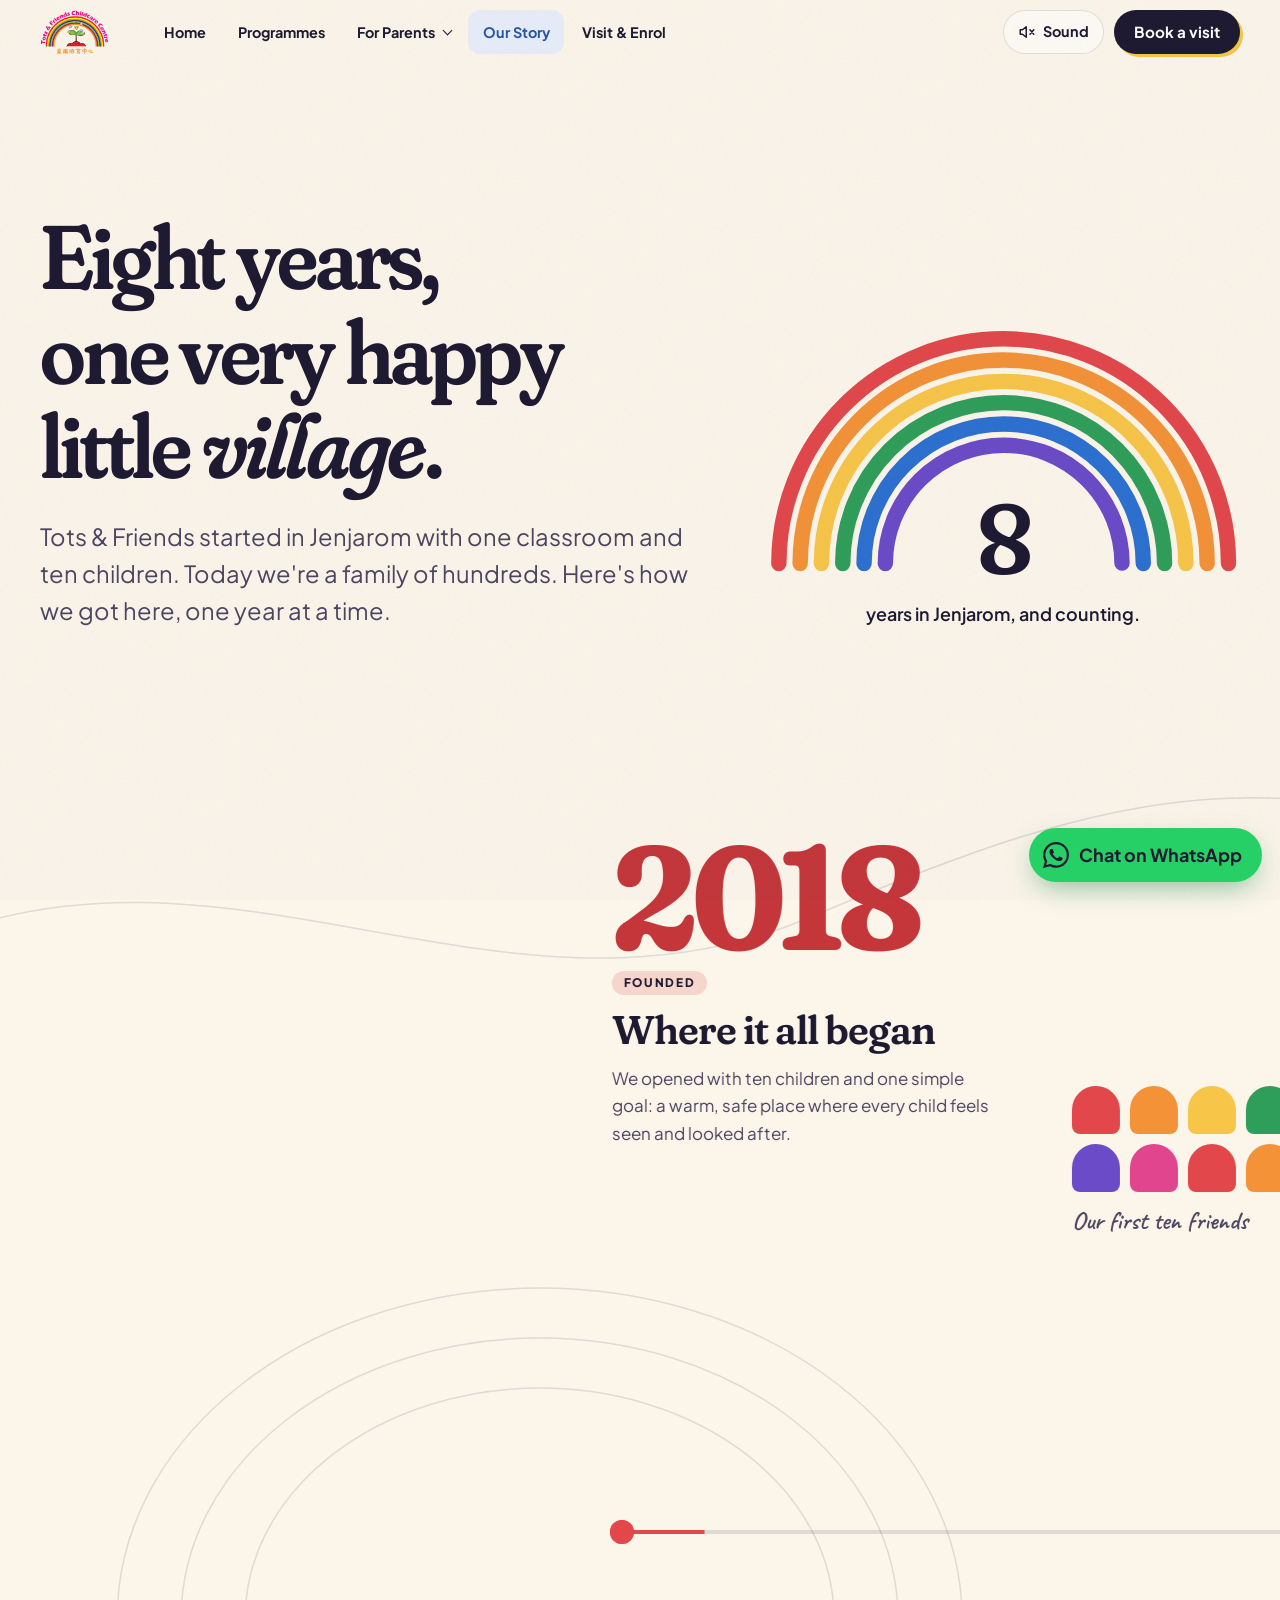
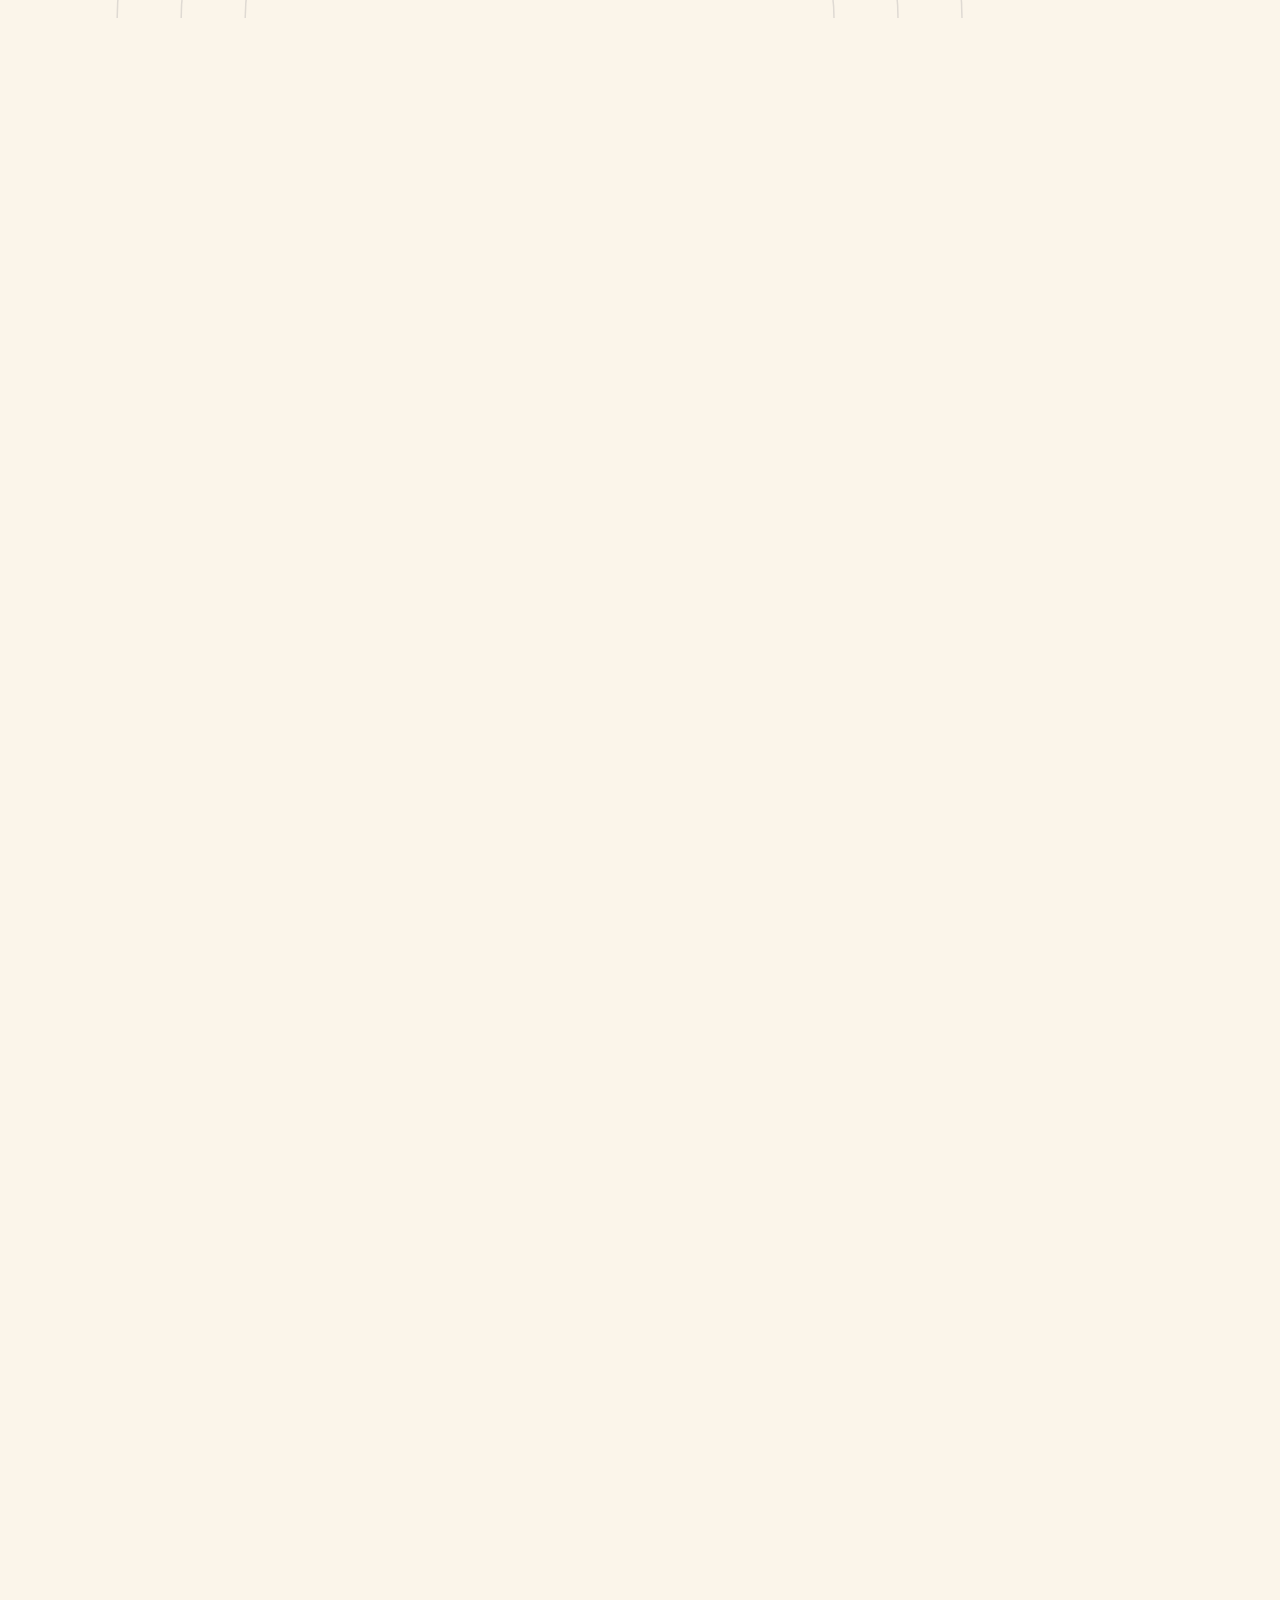
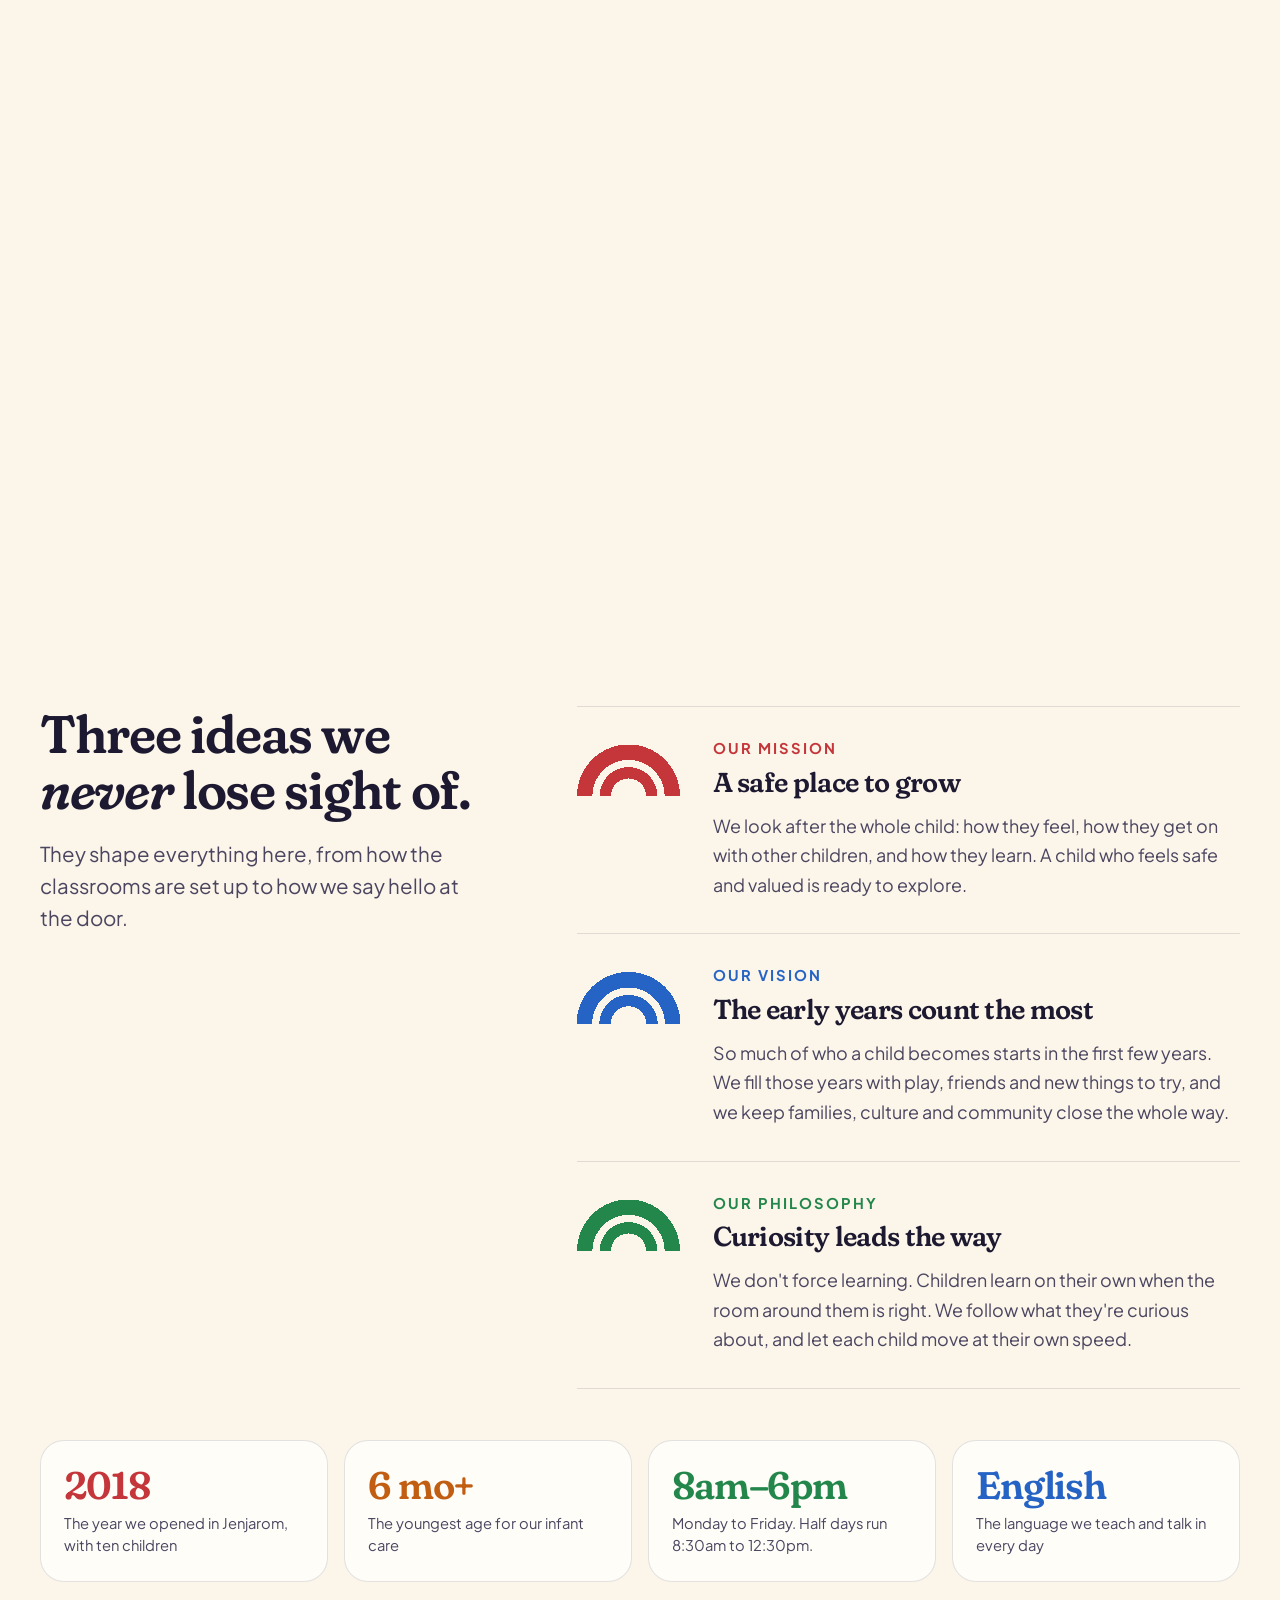
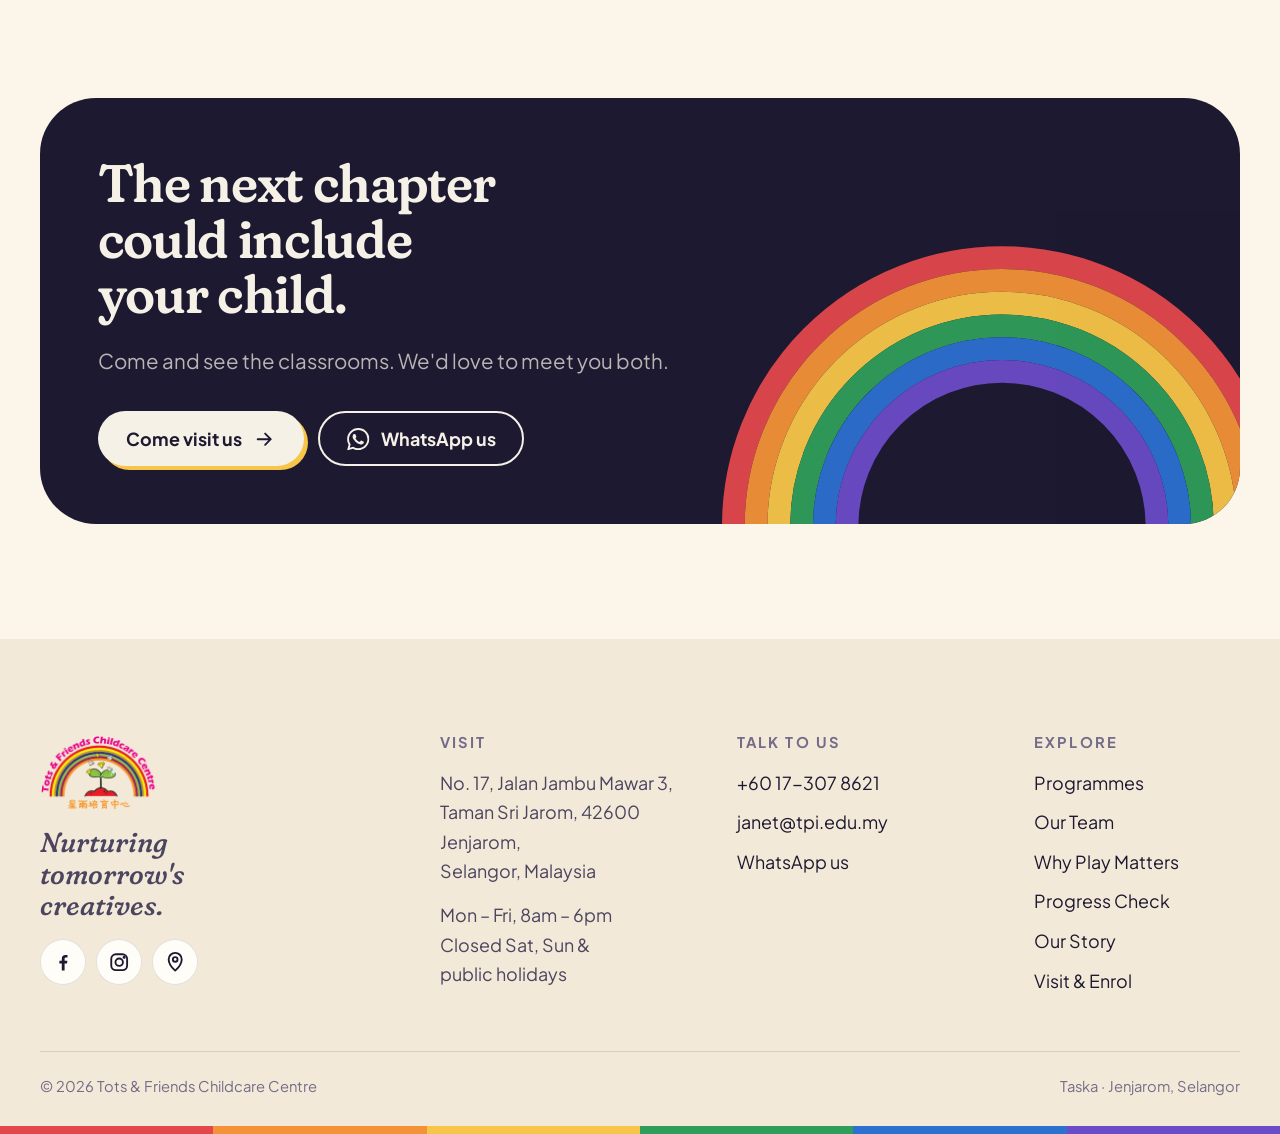
<file: story.html>
<!doctype html>
<html lang="en">
<head>
<meta charset="utf-8">
<meta name="viewport" content="width=device-width, initial-scale=1">
<title>Our Childcare Story | Tots &amp; Friends Jenjarom</title>
<meta name="description" content="See how Tots &amp; Friends grew from one classroom into a childcare community in Jenjarom, Selangor, with a timeline of milestones since 2018.">
<meta name="theme-color" content="#fbf5ea">
<link rel="canonical" href="https://tnf.tpi.edu.my/timeline">
<meta property="og:type" content="website">
<meta property="og:site_name" content="Tots &amp; Friends Childcare Centre">
<meta property="og:url" content="https://tnf.tpi.edu.my/timeline">
<meta property="og:title" content="Our Childcare Story | Tots &amp; Friends Jenjarom">
<meta property="og:description" content="See how Tots &amp; Friends grew from one classroom into a childcare community in Jenjarom, Selangor, with a timeline of milestones since 2018.">
<meta property="og:image" content="https://tnf.tpi.edu.my/images/logo.webp">
<meta property="og:image:width" content="240">
<meta property="og:image:height" content="150">
<meta property="og:image:alt" content="Tots &amp; Friends Childcare Centre logo">
<meta name="twitter:card" content="summary">
<link rel="icon" href="/favicon.svg" type="image/svg+xml" sizes="any">
<link rel="preconnect" href="https://fonts.googleapis.com">
<link rel="preconnect" href="https://fonts.gstatic.com" crossorigin>
<link rel="preload" as="style" href="https://fonts.googleapis.com/css2?family=Caveat:wght@600&amp;family=Fraunces:ital,opsz,wght,SOFT,WONK@0,9..144,300..800,0..100,0..1;1,9..144,300..800,0..100,0..1&amp;family=Plus+Jakarta+Sans:wght@400;500;600;700;800&amp;display=swap" onload="this.onload=null;this.rel='stylesheet'">
<noscript><link rel="stylesheet" href="https://fonts.googleapis.com/css2?family=Caveat:wght@600&amp;family=Fraunces:ital,opsz,wght,SOFT,WONK@0,9..144,300..800,0..100,0..1;1,9..144,300..800,0..100,0..1&amp;family=Plus+Jakarta+Sans:wght@400;500;600;700;800&amp;display=swap"></noscript>
<link rel="stylesheet" href="/styles.css?v=20261127-select">
<script>document.documentElement.classList.add('js')</script>
<script src="main.js?v=20261125-team-pol" defer></script>
<script type="application/ld+json">
{
  "@context": "https://schema.org",
  "@type": "BreadcrumbList",
  "itemListElement": [
    {
      "@type": "ListItem",
      "position": 1,
      "name": "Home",
      "item": "https://tnf.tpi.edu.my/"
    },
    {
      "@type": "ListItem",
      "position": 2,
      "name": "Our Story",
      "item": "https://tnf.tpi.edu.my/timeline"
    }
  ]
}
</script>
</head>
<body>
<svg width="0" height="0" style="position:absolute" aria-hidden="true">
  <symbol id="i-wa" viewBox="0 0 24 24"><path fill="currentColor" stroke="none" d="M17.47 14.38c-.3-.15-1.76-.87-2.03-.97-.27-.1-.47-.15-.67.15-.2.3-.77.97-.94 1.16-.17.2-.35.22-.64.08-.3-.15-1.26-.46-2.39-1.48-.88-.79-1.48-1.76-1.65-2.06-.17-.3-.02-.46.13-.6.13-.14.3-.35.45-.52.15-.17.2-.3.3-.5.1-.2.05-.37-.03-.52-.07-.15-.67-1.61-.92-2.2-.24-.58-.49-.5-.67-.51h-.57c-.2 0-.52.07-.79.37-.27.3-1.04 1.02-1.04 2.48 0 1.46 1.07 2.88 1.21 3.07.15.2 2.1 3.2 5.08 4.49.71.31 1.26.49 1.7.63.71.22 1.36.19 1.87.12.57-.09 1.76-.72 2-1.41.25-.7.25-1.29.17-1.41-.07-.13-.27-.2-.57-.35zM12.05 21.8h-.01a9.87 9.87 0 0 1-5.03-1.38l-.36-.21-3.74.98 1-3.65-.24-.37a9.86 9.86 0 0 1-1.51-5.26c0-5.45 4.44-9.88 9.89-9.88 2.64 0 5.12 1.03 6.99 2.9a9.83 9.83 0 0 1 2.89 6.99c0 5.45-4.43 9.88-9.88 9.88zm8.41-18.3A11.82 11.82 0 0 0 12.05 0C5.5 0 .16 5.34.16 11.89c0 2.1.55 4.14 1.59 5.95L.06 24l6.3-1.65a11.88 11.88 0 0 0 5.68 1.45h.01c6.55 0 11.89-5.34 11.89-11.89a11.82 11.82 0 0 0-3.48-8.41z"/></symbol>
  <symbol id="i-arrow" viewBox="0 0 24 24"><path d="M5 12h14M13 6l6 6-6 6"/></symbol>
  <symbol id="i-phone" viewBox="0 0 24 24"><path d="M22 16.9v3a2 2 0 0 1-2.2 2 19.8 19.8 0 0 1-8.6-3.1 19.5 19.5 0 0 1-6-6A19.8 19.8 0 0 1 2.1 4.2 2 2 0 0 1 4.1 2h3a2 2 0 0 1 2 1.7c.1 1 .4 1.9.7 2.8a2 2 0 0 1-.5 2.1L8.1 9.9a16 16 0 0 0 6 6l1.3-1.3a2 2 0 0 1 2.1-.4c.9.3 1.8.6 2.8.7a2 2 0 0 1 1.7 2z"/></symbol>
  <symbol id="i-mail" viewBox="0 0 24 24"><rect x="3" y="5" width="18" height="14" rx="2"/><path d="m3 7 9 6 9-6"/></symbol>
  <symbol id="i-pin" viewBox="0 0 24 24"><path d="M12 21s-7-6.2-7-12a7 7 0 0 1 14 0c0 5.8-7 12-7 12z"/><circle cx="12" cy="9" r="2.5"/></symbol>
  <symbol id="i-clock" viewBox="0 0 24 24"><circle cx="12" cy="12" r="9"/><path d="M12 7v5l3 2"/></symbol>
  <symbol id="i-menu" viewBox="0 0 24 24"><path d="M4 7h16M4 12h16M4 17h10"/></symbol>
  <symbol id="i-sound-on" viewBox="0 0 24 24"><path d="M11 5 6 9H3v6h3l5 4zM15.5 8.5a5 5 0 0 1 0 7M18.5 5.5a9 9 0 0 1 0 13"/></symbol>
  <symbol id="i-sound-off" viewBox="0 0 24 24"><path d="M11 5 6 9H3v6h3l5 4zM16 9l5 6m0-6-5 6"/></symbol>
  <symbol id="i-close" viewBox="0 0 24 24"><path d="M6 6l12 12M18 6 6 18"/></symbol>
  <symbol id="i-cal" viewBox="0 0 24 24"><rect x="3.5" y="5" width="17" height="15" rx="2"/><path d="M3.5 10h17M8 3v4M16 3v4"/></symbol>
  <symbol id="i-spark" viewBox="0 0 24 24"><path d="M12 3c.6 4.6 2.4 6.4 7 7-4.6.6-6.4 2.4-7 7-.6-4.6-2.4-6.4-7-7 4.6-.6 6.4-2.4 7-7z"/></symbol>
  <symbol id="i-star" viewBox="0 0 24 24"><path fill="currentColor" stroke="none" d="M12 0c1 7.2 4.8 11 12 12-7.2 1-11 4.8-12 12-1-7.2-4.8-11-12-12 7.2-1 11-4.8 12-12z"/></symbol>
  <symbol id="i-check" viewBox="0 0 24 24"><path d="m5 12 5 5 9-10"/></symbol>
  <symbol id="i-plus" viewBox="0 0 24 24"><path d="M12 5v14M5 12h14"/></symbol>
  <symbol id="i-chev-l" viewBox="0 0 24 24"><path d="m15 6-6 6 6 6"/></symbol>
  <symbol id="i-chev-r" viewBox="0 0 24 24"><path d="m9 6 6 6-6 6"/></symbol>
  <symbol id="i-fb" viewBox="0 0 24 24"><path fill="currentColor" stroke="none" d="M13.5 21v-7.5h2.6l.4-3h-3V8.6c0-.9.3-1.5 1.5-1.5h1.6V4.4c-.3 0-1.2-.1-2.3-.1-2.3 0-3.8 1.4-3.8 3.9v2.3H7.9v3h2.6V21z"/></symbol>
  <symbol id="i-ig" viewBox="0 0 24 24"><rect x="3.5" y="3.5" width="17" height="17" rx="5"/><circle cx="12" cy="12" r="4"/><circle cx="17.3" cy="6.7" r=".7" fill="currentColor"/></symbol>
</svg>

<a class="skip" href="#main">Skip to content</a>

<header class="site-header">
  <div class="wrap nav">
    <a class="brand" href="/"><img src="/images/logo.webp" alt="Tots &amp; Friends Childcare Centre — home" width="240" height="150"></a>
    <nav class="desktop-nav" aria-label="Main">
      <ul class="nav-links">
        <li><a class="nav-link nav-link--home" href="/">Home</a></li>
        <li><a class="nav-link nav-link--programmes" href="/programmes">Programmes</a></li>
        <li>
          <details class="nav-group nav-group--parents" name="desktop-nav">
            <summary class="nav-link">For Parents</summary>
            <ul class="nav-panel">
              <li><a href="/philosophy"><strong>Why Play Matters</strong><span>How children learn through play</span></a></li>
              <li><a href="/progress"><strong>Progress Check</strong><span>For toddlers aged 2–3</span></a></li>
            </ul>
          </details>
        </li>
        <li><a class="nav-link nav-link--story" href="/timeline" aria-current="page">Our Story</a></li>
        <li><a class="nav-link nav-link--visit" href="/contact">Visit &amp; Enrol</a></li>
      </ul>
    </nav>
    <div class="nav-end">
      <button class="sound-btn" type="button" data-sound aria-pressed="false" aria-label="Sound"><svg class="i sound-on" aria-hidden="true"><use href="#i-sound-on"/></svg><svg class="i sound-off" aria-hidden="true"><use href="#i-sound-off"/></svg><span class="sound-label">Sound</span></button>
      <a class="btn btn-primary btn-sm nav-cta" href="/contact">Book a visit</a>
      <button class="menu-btn" type="button" popovertarget="menu" aria-label="Menu"><svg class="i" aria-hidden="true"><use href="#i-menu"/></svg></button>
    </div>
  </div>
</header>

<div id="menu" popover role="dialog" aria-modal="true" aria-label="Mobile menu">
  <div class="menu-top">
    <button class="menu-back" type="button" hidden>Back</button>
    <button class="menu-btn menu-close" type="button" autofocus popovertarget="menu" popovertargetaction="hide" aria-label="Close"><svg class="i" aria-hidden="true"><use href="#i-close"/></svg></button>
  </div>
  <nav aria-label="Main">
    <ul class="menu-links" id="menu-root">
      <li><a class="nav-link nav-link--home" href="/">Home</a></li>
      <li><a class="nav-link nav-link--programmes" href="/programmes">Programmes</a></li>
      <li><button class="nav-link nav-group--parents" type="button" data-menu-topic aria-controls="menu-parents">For Parents</button></li>
      <li><a class="nav-link nav-link--story" href="/timeline" aria-current="page">Our Story</a></li>
      <li><a class="nav-link nav-link--visit" href="/contact">Visit &amp; Enrol</a></li>
    </ul>
    <section class="menu-topic nav-group nav-group--parents" id="menu-parents" aria-labelledby="menu-title-parents" hidden>
      <h2 id="menu-title-parents">For Parents</h2>
      <ul class="nav-panel">
        <li><a href="/philosophy"><strong>Why Play Matters</strong><span>How children learn through play</span></a></li>
        <li><a href="/progress"><strong>Progress Check</strong><span>For toddlers aged 2–3</span></a></li>
      </ul>
    </section>
  </nav>
  <div class="menu-foot">
    <a class="btn btn-primary btn-sm nav-cta" href="/contact">Book a visit</a>
    <button class="sound-btn" type="button" data-sound aria-pressed="false" aria-label="Sound"><svg class="i sound-on" aria-hidden="true"><use href="#i-sound-on"/></svg><svg class="i sound-off" aria-hidden="true"><use href="#i-sound-off"/></svg><span class="sound-label">Sound</span></button>
  </div>
</div>

<main id="main">
  <section class="page-hero" aria-labelledby="ph-title">
    <div class="wrap page-hero-grid">
      <div>
        <h1 id="ph-title">Eight years, one very happy little <em class="accent">village</em>.</h1>
        <p class="lede">Tots &amp; Friends started in Jenjarom with one classroom and ten children. Today we're a family of hundreds. Here's how we got here, one year at a time.</p>
      </div>
      <figure class="gauge">
        <div class="gauge-art">
        <svg viewBox="0 0 400 215" aria-hidden="true">
          <g class="fill">
            <path pathLength="1" style="--i:0" stroke="var(--red)" d="M 10 205 A 190 190 0 0 1 390 205"/>
            <path pathLength="1" style="--i:1" stroke="var(--orange)" d="M 28 205 A 172 172 0 0 1 372 205"/>
            <path pathLength="1" style="--i:2" stroke="var(--yellow)" d="M 46 205 A 154 154 0 0 1 354 205"/>
            <path pathLength="1" style="--i:3" stroke="var(--green)" d="M 64 205 A 136 136 0 0 1 336 205"/>
            <path pathLength="1" style="--i:4" stroke="var(--blue)" d="M 82 205 A 118 118 0 0 1 318 205"/>
            <path pathLength="1" style="--i:5" stroke="var(--purple)" d="M 100 205 A 100 100 0 0 1 300 205"/>
          </g>
        </svg>
        <div class="gauge-num"><strong>8</strong></div>
        </div>
        <figcaption class="gauge-cap">years in Jenjarom, and counting.</figcaption>
      </figure>
    </div>
  </section>

  <section class="walk" aria-labelledby="tl-title" data-walk>
    <h2 class="sr" id="tl-title">Our timeline, 2018 to 2026</h2>
    <div class="walk-stage">
      <svg class="walk-lines" viewBox="0 0 2400 900" preserveAspectRatio="none" aria-hidden="true">
        <path d="M120 900 a330 330 0 0 1 660 0"/><path d="M170 900 a280 280 0 0 1 560 0"/><path d="M220 900 a230 230 0 0 1 460 0"/>
        <path d="M-40 230 C200 90 420 330 660 200 S1040 20 1300 180 S1760 380 2060 200 S2380 120 2460 170"/>
        <path d="M1500 900 a250 250 0 0 1 500 0"/><path d="M1550 900 a200 200 0 0 1 400 0"/>
        <path d="M1080 120 a120 120 0 0 1 240 0"/><path d="M1040 120 a160 160 0 0 1 320 0"/>
      </svg>
      <div class="walk-track">
        <ol class="walk-inner">
        <li class="ch" style="--c:var(--red);--c-d:var(--red-d)">
          <span class="walk-dot" aria-hidden="true"></span>
          <div class="yr"><p class="yr-num">2018</p><span class="tag">Founded</span><h3>Where it all began</h3><p>We opened with ten children and one simple goal: a warm, safe place where every child feels seen and looked after.</p></div>
          <div class="walk-col"><div style="--y:250px" aria-hidden="true"><div class="ten">
                  <span style="--n:0;background:var(--red)"></span><span style="--n:1;background:var(--orange)"></span><span style="--n:2;background:var(--yellow)"></span><span style="--n:3;background:var(--green)"></span><span style="--n:4;background:var(--blue)"></span>
                  <span style="--n:5;background:var(--purple)"></span><span style="--n:6;background:var(--pink)"></span><span style="--n:7;background:var(--red)"></span><span style="--n:8;background:var(--orange)"></span><span style="--n:9;background:var(--yellow)"></span>
                </div>
                <p class="ten-label">Our first ten friends</p></div></div>
        </li>
        <li class="ch" style="--c:var(--orange);--c-d:var(--orange-d)">
          <span class="walk-dot" aria-hidden="true"></span>
          <div class="yr"><p class="yr-num">2019</p><span class="tag">Milestone</span><h3>Learning through play</h3><p>We opened our first play-based classroom on site, made for 3-year-olds. Children learn best by exploring and pretending, so we built the room for exactly that.</p></div>
          <div class="walk-col"><figure class="pol" style="--w:250px;--a:4/5;--rot:-3deg;--x:0px;--y:0px"><div class="frame"><img src="images/LTP-timeline.webp" alt="A toddler exploring a sensory play tray" width="810" height="1080" loading="lazy"></div><figcaption>Sensory play</figcaption></figure><figure class="pol" style="--w:220px;--a:1;--rot:3deg;--x:150px;--y:-40px"><div class="frame"><img src="images/LTP-timeline2.webp" alt="Small hands drawing in a tray of coloured sand" width="810" height="1080" loading="lazy"></div><figcaption>Messy hands</figcaption></figure></div>
          <div class="walk-col"><figure class="walk-say" style="--y:20px"><blockquote><span class="ln" style="--i:0"><span>Children learn through <b>doing</b>,</span></span><span class="ln" style="--i:1"><span><b>exploring</b>, and sometimes</span></span><span class="ln" style="--i:2"><span>making a <b>beautiful mess</b>.</span></span></blockquote><figcaption>Teacher Yong</figcaption></figure><figure class="pol" style="--w:230px;--a:1;--rot:-2deg;--x:120px;--y:40px"><div class="frame"><img src="images/LTP-timeline3.webp" alt="A child arranging wooden letter blocks" width="960" height="1280" loading="lazy"></div><figcaption>Letters!</figcaption></figure></div>
        </li>
        <li class="ch" style="--c:var(--yellow);--c-d:var(--gold-d)">
          <span class="walk-dot" aria-hidden="true"></span>
          <div class="yr"><p class="yr-num">2020</p><span class="tag">Resilience</span><h3>Class moved online</h3><p>When the pandemic closed our doors, we took classes online. For nearly two years, children kept learning and families kept in touch, all from home.</p></div>
          <div class="walk-col"><div style="--y:200px" aria-hidden="true"><div class="call" aria-hidden="true">
                <div class="call-bar"><i style="--c2:#ff6159"></i><i style="--c2:#ffbd2e"></i><i style="--c2:#28c941"></i></div>
                <div class="call-grid">
                  <div class="call-tile" style="--c2:var(--yellow)"><b>J</b>Ms Janet</div>
                  <div class="call-tile" style="--c2:#8db6ff"><b>A</b>Aiden · 4</div>
                  <div class="call-tile" style="--c2:#7cd79b"><b>Z</b>Zara · 3</div>
                </div>
                <p class="call-cap">2020–2022 · ONLINE CLASSROOM</p>
              </div></div></div>
        </li>
        <li class="ch" style="--c:var(--green);--c-d:var(--green-d)">
          <span class="walk-dot" aria-hidden="true"></span>
          <div class="yr"><p class="yr-num">2023</p><span class="tag">Growth</span><h3>Back together again</h3><p>Our doors opened again and the classrooms filled back up. We also started taking children from 1 year old, our youngest yet.</p></div>
          <div class="walk-col"><figure class="pol" style="--w:340px;--a:4/3;--rot:-2deg;--x:0px;--y:0px"><div class="frame"><img src="images/BTA-timeline.webp" alt="Two children playing with colourful clothes pegs" width="1280" height="960" loading="lazy"></div><figcaption>Back to play</figcaption></figure><figure class="pol" style="--w:210px;--a:4/5;--rot:3deg;--x:200px;--y:-30px"><div class="frame"><img src="images/BTA-timeline2.webp" alt="Little ones exploring a tray of water beads together" width="810" height="1080" loading="lazy"></div><figcaption>New friends</figcaption></figure></div>
        </li>
        <li class="ch" style="--c:var(--blue);--c-d:var(--blue-d)">
          <span class="walk-dot" aria-hidden="true"></span>
          <div class="yr"><p class="yr-num">2025</p><span class="tag">Community</span><h3>Our first big concert</h3><p>Our children put on their first concert, in a full-size hall. We also joined Tadika Pelita Ilmuku for a Family Day and Sports Day at the SJC Jenjarom basketball court. Two schools, one very loud day.</p></div>
          <div class="walk-col"><figure class="pol" style="--w:620px;--a:3/2;--rot:-1deg;--x:0px;--y:40px"><div class="frame"><img src="images/concert-timeline.webp" alt="Children and teachers on stage at the first Tots &amp; Friends concert" width="1920" height="1280" loading="lazy"></div><figcaption>Our first concert</figcaption></figure></div>
        </li>
        <li class="ch" style="--c:var(--purple);--c-d:var(--purple-d)">
          <span class="walk-dot" aria-hidden="true"></span>
          <div class="yr"><p class="yr-num">2026</p><span class="tag">Innovation</span><h3>Hello, Oodlin</h3><p>We launched Oodlin, a platform that links parents with the centre. You can see your child's activities, milestones and little moments as they happen.</p></div>
          <div class="walk-col"><div style="--y:0px" aria-hidden="true"><div class="phone" aria-hidden="true">
                <div class="phone-screen">
                  <div class="phone-head"><img src="images/oodlin-logo.jpg" alt="" width="512" height="512" loading="lazy"><div><strong>Oodlin</strong><span>Today · 3 updates</span></div></div>
                  <p class="feed-item" style="--n:0">Mira painted a rainbow 🌈<span>10:14 · Rainbow Room</span></p>
                  <p class="feed-item" style="--n:1">Snack time, clean plate!<span>11:02 · Cafeteria</span></p>
                  <p class="feed-item" style="--n:2">Nap ended, all smiles<span>13:45 · Dreamroom</span></p>
                  <p class="feed-item" style="--n:3">Ms Kala sent a photo<span>Tap to view</span></p>
                </div></div></div>
        </li>
        </ol>
      </div>
    </div>
  </section>

  <!-- ============ PURPOSE ============ -->
  <section class="section" id="about" aria-labelledby="purpose-title">
    <div class="wrap purpose-grid">
      <div class="purpose-head" data-reveal>
        <h2 id="purpose-title">Three ideas we <em class="accent">never</em> lose sight of.</h2>
        <p class="lede">They shape everything here, from how the classrooms are set up to how we say hello at the door.</p>
      </div>
      <ol class="pillars">
        <li class="pillar" style="--c:var(--red-d)" data-reveal>
          <span class="pillar-mark" aria-hidden="true"></span>
          <div>
            <p class="pillar-tag">Our mission</p>
            <h3>A safe place to grow</h3>
            <p>We look after the whole child: how they feel, how they get on with other children, and how they learn. A child who feels safe and valued is ready to explore.</p>
          </div>
        </li>
        <li class="pillar" style="--c:var(--blue-d)" data-reveal>
          <span class="pillar-mark" aria-hidden="true"></span>
          <div>
            <p class="pillar-tag">Our vision</p>
            <h3>The early years count the most</h3>
            <p>So much of who a child becomes starts in the first few years. We fill those years with play, friends and new things to try, and we keep families, culture and community close the whole way.</p>
          </div>
        </li>
        <li class="pillar" style="--c:var(--green-d)" data-reveal>
          <span class="pillar-mark" aria-hidden="true"></span>
          <div>
            <p class="pillar-tag">Our philosophy</p>
            <h3>Curiosity leads the way</h3>
            <p>We don't force learning. Children learn on their own when the room around them is right. We follow what they're curious about, and let each child move at their own speed.</p>
          </div>
        </li>
      </ol>
    </div>
    <div class="wrap stats">
      <div class="stat" style="--c:var(--red-d)" data-reveal><strong>2018</strong><span>The year we opened in Jenjarom, with ten children</span></div>
      <div class="stat" style="--c:var(--orange-d);--rd:.08s" data-reveal><strong>6 mo+</strong><span>The youngest age for our infant care</span></div>
      <div class="stat" style="--c:var(--green-d);--rd:.16s" data-reveal><strong>8am–6pm</strong><span>Monday to Friday. Half days run 8:30am to 12:30pm.</span></div>
      <div class="stat" style="--c:var(--blue-d);--rd:.24s" data-reveal><strong>English</strong><span>The language we teach and talk in every day</span></div>
    </div>
  </section>

  <section class="cta" style="padding-top:0" aria-labelledby="cta-title">
    <div class="wrap">
      <div class="cta-card" data-reveal>
        <svg class="cta-rainbow" viewBox="0 0 600 310" aria-hidden="true">
          <path pathLength="1" style="--i:0" stroke="var(--red)" d="M 40 310 A 260 260 0 0 1 560 310"/>
          <path pathLength="1" style="--i:1" stroke="var(--orange)" d="M 62 310 A 238 238 0 0 1 538 310"/>
          <path pathLength="1" style="--i:2" stroke="var(--yellow)" d="M 84 310 A 216 216 0 0 1 516 310"/>
          <path pathLength="1" style="--i:3" stroke="var(--green)" d="M 106 310 A 194 194 0 0 1 494 310"/>
          <path pathLength="1" style="--i:4" stroke="var(--blue)" d="M 128 310 A 172 172 0 0 1 472 310"/>
          <path pathLength="1" style="--i:5" stroke="var(--purple)" d="M 150 310 A 150 150 0 0 1 450 310"/>
        </svg>
        <h2 id="cta-title">The next chapter could include your child.</h2>
        <p>Come and see the classrooms. We'd love to meet you both.</p>
        <div class="btns">
          <a class="btn btn-light" href="/contact">Come visit us <svg class="i"><use href="#i-arrow"/></svg></a>
          <a class="btn btn-outline-light" href="https://wa.me/60173078621?text=Hi!%20I%27d%20like%20to%20book%20a%20visit%20to%20Tots%20%26%20Friends%20Childcare%20Centre."><svg class="i"><use href="#i-wa"/></svg>WhatsApp us</a>
        </div>
      </div>
    </div>
  </section>
</main>


<footer class="site-footer">
  <div class="wrap footer-grid">
    <div class="f-brand">
      <img src="images/logo.webp" alt="Tots &amp; Friends Childcare Centre" width="240" height="150" loading="lazy">
      <p class="f-tag">Nurturing tomorrow's creatives.</p>
      <div class="socials">
        <a href="https://www.facebook.com/TOTSnFRIENDS" aria-label="Facebook"><svg class="i"><use href="#i-fb"/></svg></a>
        <a href="https://www.instagram.com/totsnfriends/" aria-label="Instagram"><svg class="i"><use href="#i-ig"/></svg></a>
        <a href="https://www.google.com/maps/search/?api=1&amp;query=Tots%20%26%20Friends%20Childcare%20Centre%2C%20Jenjarom&amp;query_place_id=ChIJ44HKi5elzTERUa95QckjXy0" aria-label="Find us on Google Maps"><svg class="i"><use href="#i-pin"/></svg></a>
      </div>
    </div>
    <div>
      <h2 class="f-h">Visit</h2>
      <address>No. 17, Jalan Jambu Mawar 3,<br>Taman Sri Jarom, 42600 Jenjarom,<br>Selangor, Malaysia</address>
      <p class="f-hours">Mon – Fri, 8am – 6pm<br>Closed Sat, Sun &amp; public holidays</p>
    </div>
    <div>
      <h2 class="f-h">Talk to us</h2>
      <ul>
        <li><a href="tel:+60173078621">+60 17-307 8621</a></li>
        <li><a href="mailto:janet@tpi.edu.my">janet@tpi.edu.my</a></li>
        <li><a href="https://wa.me/60173078621">WhatsApp us</a></li>
      </ul>
    </div>
    <div>
      <h2 class="f-h">Explore</h2>
      <ul>
        <li><a href="/programmes">Programmes</a></li>
        <li><a href="/#team">Our Team</a></li>
        <li><a href="/philosophy">Why Play Matters</a></li>
        <li><a href="/progress">Progress Check</a></li>
        <li><a href="/timeline">Our Story</a></li>
        <li><a href="/contact">Visit &amp; Enrol</a></li>
      </ul>
    </div>
  </div>
  <div class="wrap f-bottom"><p>© 2026 Tots &amp; Friends Childcare Centre</p><p>Taska · Jenjarom, Selangor</p></div>
  <div class="f-stripe" aria-hidden="true"></div>
</footer>

<a class="wa-float" href="https://wa.me/60173078621?text=Hi!%20I%27d%20like%20to%20enquire%20about%20enrolment%20at%20Tots%20%26%20Friends%20Childcare%20Centre."><svg viewBox="0 0 24 24" aria-hidden="true"><use href="#i-wa"/></svg><span>Chat on WhatsApp</span></a>
</body>
</html>
</file>
<file: styles.css>
/* Tots & Friends Childcare Centre — shared styles
   Design idea: the logo's rainbow. Six bands = six core values.
   Arch shapes repeat across the site (photos, tiles, gauges). */

:root {
  --paper: #fbf5ea;
  --paper-2: #f3e9d8;
  --card: #fffdf8;
  --ink: #1d1930;
  --ink-2: #4b4560;
  --ink-3: #736c88;
  --cream: #f6f1e7;
  --cream-2: rgba(246, 241, 231, .72);
  --line: rgba(29, 25, 48, .12);

  /* bright brand rainbow (shapes, fills) */
  --red: #e2474b;
  --orange: #f39237;
  --yellow: #f7c548;
  --green: #2f9e5a;
  --blue: #2c70d0;
  --purple: #6b4bc7;
  --pink: #e0458e;

  /* deeper tones for text on paper (meet 3:1 large / 4.5:1 body) */
  --red-d: #c4363a;
  --orange-d: #c25e12;
  --gold-d: #a87700;
  --green-d: #23864a;
  --blue-d: #2563c4;
  --purple-d: #6142bd;
  --pink-d: #c7337a;

  --font-display: "Fraunces", Georgia, "Times New Roman", serif;
  --font-body: "Plus Jakarta Sans", system-ui, -apple-system, "Segoe UI", sans-serif;
  --font-hand: "Caveat", "Comic Sans MS", cursive;

  --step--1: clamp(.84rem, .8rem + .15vw, .94rem);
  --step-0: clamp(1rem, .96rem + .2vw, 1.12rem);
  --step-1: clamp(1.1rem, 1.04rem + .3vw, 1.3rem);
  --step-2: clamp(1.3rem, 1.15rem + .7vw, 1.75rem);
  --step-3: clamp(1.6rem, 1.3rem + 1.4vw, 2.4rem);
  --step-4: clamp(2rem, 1.5rem + 2.4vw, 3.3rem);
  --step-5: clamp(2.8rem, 1.8rem + 4.8vw, 5.8rem);

  /* spacing: use only these three for layout rhythm */
  --space-section: clamp(72px, 9vw, 120px); /* between sections */
  --space-head: clamp(32px, 4vw, 56px);     /* section title block to its content */
  --space-gap: clamp(20px, 2.5vw, 32px);    /* between cards in a grid */

  --wrap: 1240px;
  --gutter: clamp(16px, 4vw, 40px);
  --radius: 28px;   /* large cards */
  --r-md: 24px;     /* small cards, panels */
  --r-sm: 16px;     /* chips, inputs, small tiles */
  --shadow: 0 1px 2px rgba(29, 25, 48, .06), 0 18px 40px -18px rgba(29, 25, 48, .28);
  --ease-out: cubic-bezier(.16, 1, .3, 1);
  --ease-spring: cubic-bezier(.34, 1.56, .64, 1);
  --rainbow: linear-gradient(90deg, var(--red) 0 16.66%, var(--orange) 0 33.33%, var(--yellow) 0 50%, var(--green) 0 66.66%, var(--blue) 0 83.33%, var(--purple) 0);
  --grain: url("data:image/svg+xml,%3Csvg xmlns='http://www.w3.org/2000/svg' width='180' height='180'%3E%3Cfilter id='n'%3E%3CfeTurbulence type='fractalNoise' baseFrequency='.85' numOctaves='2' stitchTiles='stitch'/%3E%3CfeColorMatrix values='0 0 0 0 .11 0 0 0 0 .1 0 0 0 0 .19 0 0 0 .07 0'/%3E%3C/filter%3E%3Crect width='100%25' height='100%25' filter='url(%23n)'/%3E%3C/svg%3E");
}

/* ---------- base ---------- */
*, *::before, *::after { box-sizing: border-box; }
html { -webkit-text-size-adjust: 100%; scroll-behavior: smooth; scroll-padding-top: 80px; }
body {
  margin: 0;
  background: var(--paper);
  color: var(--ink);
  font: 400 var(--step-0)/1.65 var(--font-body);
  -webkit-font-smoothing: antialiased;
  overflow-x: clip;
}
body::after { /* paper grain */
  content: ""; position: fixed; inset: 0; z-index: 90; pointer-events: none;
  background-image: var(--grain); opacity: .55;
}
h1, h2, h3 {
  margin: 0;
  font-family: var(--font-display);
  font-weight: 600;
  font-variation-settings: "SOFT" 100, "WONK" 0;
  line-height: 1.05;
  letter-spacing: -.025em;
  text-wrap: balance;
}
p, ul, ol, figure, blockquote, address { margin: 0; }
p { text-wrap: pretty; }
address { font-style: normal; }
img { display: block; max-width: 100%; height: auto; }
a { color: inherit; }
button { font: inherit; color: inherit; }
:focus-visible { outline: 3px solid var(--blue); outline-offset: 3px; border-radius: 8px; }
[hidden] { display: none !important; }
.sr { position: absolute; width: 1px; height: 1px; overflow: hidden; clip: rect(0 0 0 0); white-space: nowrap; }
.skip {
  position: fixed; left: 16px; top: -80px; z-index: 100;
  padding: 12px 18px; border-radius: 12px; background: var(--ink); color: #fff; font-weight: 700;
}
.skip:focus { top: 16px; }
.wrap { width: min(100% - 2 * var(--gutter), var(--wrap)); margin-inline: auto; }
.i { width: 1.25em; height: 1.25em; flex: none; fill: none; stroke: currentColor; stroke-width: 2; stroke-linecap: round; stroke-linejoin: round; }

.lede { font-size: var(--step-1); line-height: 1.55; color: var(--ink-2); max-width: 56ch; }
.section { padding-block: var(--space-section); }
.section-head { display: grid; gap: 18px; max-width: 760px; margin-bottom: var(--space-head); }
.section-head h2 { font-size: var(--step-4); }
.section-head.center { margin-inline: auto; text-align: center; justify-items: center; }
.section-head-row { display: flex; align-items: end; justify-content: space-between; gap: 24px; flex-wrap: wrap; margin-bottom: var(--space-head); }
.section-head-row .section-head { margin-bottom: 0; }
em.accent { font-style: italic; font-variation-settings: "SOFT" 100, "WONK" 1; }

/* ---------- buttons ---------- */
.btn {
  display: inline-flex; align-items: center; justify-content: center; gap: .6em;
  min-height: 52px; padding: .8em 1.5em;
  border: 2px solid transparent; border-radius: 999px;
  font: 700 var(--step-0)/1 var(--font-body); text-decoration: none; white-space: nowrap; cursor: pointer;
  transition: translate .35s var(--ease-spring), box-shadow .35s var(--ease-out), background-color .2s, color .2s;
}
@media (max-width: 480px) { .btn { max-width: 100%; white-space: normal; line-height: 1.25; text-align: center; } } /* long labels wrap instead of pushing the page wider */
.btn:hover { translate: 0 -2px; }
.btn:active { translate: 0 1px; }
.btn-primary { background: var(--ink); color: #fff; box-shadow: 4px 4px 0 var(--yellow); }
.btn-primary:hover { box-shadow: 6px 6px 0 var(--yellow); }
.btn-ghost { border-color: currentColor; color: var(--ink); background: transparent; }
.btn-wa { background: #25d366; color: var(--ink); box-shadow: 4px 4px 0 var(--ink); }
.btn-wa:hover { box-shadow: 6px 6px 0 var(--ink); }
.btn-light { background: var(--cream); color: var(--ink); box-shadow: 4px 4px 0 var(--yellow); }
.btn-outline-light { border-color: var(--cream); color: var(--cream); }
.btn-sm { min-height: 44px; padding: .6em 1.2em; font-size: .95rem; }
.link-arrow { display: inline-flex; align-items: center; gap: .5em; font-weight: 700; text-decoration: none; border-bottom: 2px solid currentColor; border-radius: 8px; padding: .25em .55em; }

/* ---------- header ---------- */
.site-header {
  position: fixed; inset: 0 0 auto; z-index: 60;
  transition: background-color .25s, box-shadow .25s;
}
.site-header.scrolled, .site-header:has(.nav-group[open]) {
  background: color-mix(in srgb, var(--paper) 94%, transparent);
  box-shadow: 0 1px 0 var(--line);
}
.site-header.scrolled { -webkit-backdrop-filter: blur(14px); backdrop-filter: blur(14px); }
.nav {
  display: flex; align-items: center; gap: clamp(18px, 3.1vw, 42px); height: 64px;
}
.brand { display: block; flex: none; border-radius: 12px; }
.brand img { height: 44px; width: auto; }
.nav-end { display: flex; align-items: center; gap: 10px; margin-inline-start: auto; }
.nav-cta { box-shadow: 3px 3px 0 var(--yellow); }
.nav-cta:hover { box-shadow: 5px 5px 0 var(--yellow); }

.nav-links, .menu-links, .nav-panel { list-style: none; padding: 0; }
.nav-links { display: flex; align-items: center; gap: 3px; }
.nav-group { position: relative; }
.nav-link--home { --nav-accent: #775300; --nav-tint: #f8ecc6; }
.nav-link--programmes { --nav-accent: #216541; --nav-tint: #e8f2e9; }
.nav-group--parents { --nav-accent: var(--purple-d); --nav-tint: #eee7fa; }
.nav-link--story { --nav-accent: #2656a1; --nav-tint: #e7eef9; }
.nav-link--visit { --nav-accent: #a53549; --nav-tint: #fae8eb; }
.nav-link {
  display: flex; align-items: center; gap: 9px; min-height: 44px; padding: 0 .9rem;
  border-radius: 12px; font-size: .9rem; font-weight: 700; line-height: 1.25;
  color: var(--ink); text-decoration: none; white-space: nowrap;
  transition: background-color .18s, color .18s;
}
summary.nav-link { list-style: none; cursor: pointer; }
summary.nav-link::-webkit-details-marker { display: none; }
.nav-link:is(:hover, [aria-current="page"]),
.nav-group:is([open], :has(a[aria-current="page"])) > .nav-link,
#menu:has(#menu-parents [aria-current="page"]) [aria-controls="menu-parents"] {
  color: var(--nav-accent);
  background: var(--nav-tint);
}
summary.nav-link::after, [data-menu-topic]::after, .menu-back::before {
  content: ""; flex: none; width: 7px; height: 7px;
  border: solid currentColor; border-width: 0 1.5px 1.5px 0;
  rotate: 45deg; translate: 0 -2px;
  transition: rotate .2s var(--ease-out), translate .2s var(--ease-out);
}
.nav-group[open] > .nav-link::after { rotate: 225deg; translate: 0 2px; }
.nav-links .nav-group { --panel-gap: 6px; }
.nav-links .nav-group[open] { z-index: 2; }
/* Keep the pointer inside the group between the trigger and the dropdown. */
.nav-links .nav-group[open]::before, .nav-links .nav-panel {
  position: absolute; inset-inline-start: 0; width: 272px;
}
.nav-links .nav-group[open]::before { content: ""; top: 100%; height: var(--panel-gap); }
.nav-panel {
  padding: 8px; border: 1px solid var(--line); border-radius: 18px; background: var(--card);
}
.nav-links .nav-panel {
  display: grid; gap: 4px; z-index: 1; inset-block-start: calc(100% + var(--panel-gap));
  max-height: calc(100dvh - 86px); overflow-y: auto;
  box-shadow: 0 18px 36px -18px rgba(29,25,48,.3), 0 3px 10px rgba(29,25,48,.08);
}
.nav-panel a {
  display: grid; gap: 2px; align-content: center;
  min-height: 54px; padding: 9px 10px; border-radius: 10px;
  color: var(--ink); line-height: 1.3; text-decoration: none;
  transition: background-color .18s;
}
.nav-panel a strong { font-size: .88rem; font-weight: 800; }
.nav-panel a span { font-size: .78rem; color: var(--ink-2); }
.nav-panel a:hover, .nav-panel a[aria-current="page"], .nav-panel a:focus-visible {
  background: var(--nav-tint); color: var(--nav-accent);
}
.nav-panel a:focus-visible { outline-offset: -3px; }
.nav-links .nav-group:not([open]) > .nav-panel { pointer-events: none; }
@media (prefers-reduced-motion: no-preference) {
  @supports selector(details::details-content) {
    .nav-links .nav-group::details-content {
      opacity: 0; content-visibility: hidden;
      transition: opacity .15s ease-out, content-visibility .15s allow-discrete;
    }
    .nav-links .nav-group[open]::details-content {
      opacity: 1; content-visibility: visible; transition-duration: .22s;
    }
    .nav-links .nav-panel {
      translate: 0 -5px;
      clip-path: inset(0 0 12px 0 round 18px);
      transition: translate .15s var(--ease-out), clip-path .15s var(--ease-out);
    }
    .nav-links .nav-group[open] > .nav-panel {
      translate: 0 0;
      clip-path: inset(-45px round 18px);
      transition-duration: .22s;
    }
    @starting-style {
      .nav-links .nav-group[open] > .nav-panel {
        translate: 0 -5px; clip-path: inset(0 0 12px 0 round 18px);
      }
    }
  }
  @supports not selector(details::details-content) {
    .nav-links .nav-group[open] > .nav-panel { animation: nav-reveal .22s var(--ease-out); }
  }
}
@keyframes nav-reveal { from { opacity: 0; translate: 0 -5px; } }

.sound-btn {
  display: inline-flex; align-items: center; justify-content: center; gap: 7px; flex: none;
  min-height: 44px; padding: 0 15px;
  border: 0; border-radius: 999px; cursor: pointer; font-weight: 700; font-size: .9rem; color: var(--ink);
  background: color-mix(in srgb, var(--card) 78%, transparent); box-shadow: inset 0 0 0 1px var(--line);
  transition: background-color .2s, box-shadow .2s, scale .5s var(--ease-spring);
}
.sound-btn .i { width: 18px; height: 18px; }
.sound-btn[aria-pressed="false"] .sound-on, .sound-btn[aria-pressed="true"] .sound-off { display: none; }
.sound-btn:hover { background: var(--card); }
.sound-btn:active { scale: .94; }
.menu-btn, .menu-back {
  align-items: center; justify-content: center; min-height: 44px; padding: 0 12px; flex: none;
  border: 0; border-radius: 999px; background: transparent;
  color: var(--ink); font-size: .85rem; font-weight: 800; cursor: pointer;
}
.menu-btn:hover, .menu-back:hover { background: var(--paper-2); }
.site-header .menu-btn { display: none; border: 1px solid var(--line); background: var(--card); }
.menu-btn .i { width: 20px; height: 20px; }
.site-header .menu-btn:hover { background: var(--paper-2); }
@media (920px < width <= 1100px) {
  .nav { gap: 18px; }
  .nav-links .nav-link { gap: 7px; padding-inline: .55rem; font-size: .84rem; }
  .nav-end { gap: 8px; }
  .nav-end .sound-btn { padding-inline: 10px; }
  .nav-end .nav-cta { padding-inline: .8rem; }
}
@media (max-width: 920px) {
  .nav { height: 58px; gap: 8px; }
  .brand img { height: clamp(34px, 9vw, 40px); }
  .desktop-nav { display: none; }
  .nav-end { gap: clamp(6px, 1.8vw, 10px); }
  .site-header .menu-btn { display: inline-flex; }
  .sound-btn, .site-header .menu-btn { width: 44px; padding: 0; }
  .sound-label { display: none; }
  .nav-end .nav-cta { padding-inline: .55rem; font-size: .8rem; white-space: nowrap; }
}

/* Each mobile topic takes the place of the main list in the right-hand drawer. */
#menu {
  --menu-offset: max(72px, calc(env(safe-area-inset-top) + 58px));
  inset: var(--menu-offset) max(var(--gutter), env(safe-area-inset-right)) auto auto;
  width: min(340px, calc(100% - max(var(--gutter), env(safe-area-inset-right)) - var(--gutter)));
  max-width: none; max-height: calc(100dvh - var(--menu-offset) - max(16px, env(safe-area-inset-bottom)));
  margin: 0; padding: 10px 12px 14px; border: 1px solid var(--line); border-radius: 22px;
  background: var(--card); color: var(--ink); box-shadow: var(--shadow);
  flex-direction: column; gap: 8px; overflow: auto; overscroll-behavior: contain;
  opacity: 0; translate: 12px 0;
  transition: opacity .18s, translate .22s var(--ease-out), display .22s allow-discrete, overlay .22s allow-discrete;
}
#menu:popover-open { display: flex; opacity: 1; translate: 0 0; }
#menu:not(:popover-open) { pointer-events: none; }
#menu::backdrop { background: rgba(29,25,48,.07); }
@starting-style { #menu:popover-open { opacity: 0; translate: 12px 0; } }
html:has(#menu:popover-open) { overflow: hidden; }
html:has(#menu:popover-open) .wa-float { visibility: hidden; }

.menu-top { display: flex; align-items: center; flex: none; }
.menu-close { display: inline-flex; width: 44px; margin-inline-start: auto; padding: 0; }
.menu-back { display: inline-flex; gap: 8px; }
.menu-back::before { rotate: 135deg; translate: 2px 0; }
#menu nav { min-height: 0; overflow: hidden auto; overscroll-behavior: contain; padding-inline: 4px; }
.menu-links > li + li, .menu-topic .nav-panel > li + li { border-top: 1px solid var(--line); }
.menu-links .nav-link {
  width: 100%; min-height: 48px; padding-inline: 10px 14px;
  font: 700 1.2rem/1.2 var(--font-body);
}
.menu-links button { justify-content: space-between; border: 0; background-color: transparent; cursor: pointer; }
[data-menu-topic]::after { rotate: -45deg; translate: -2px 0; color: var(--nav-accent); }
.menu-topic h2 { padding: 4px 10px 10px; font: 800 1.5rem/1.2 var(--font-body); color: var(--nav-accent); }
.menu-topic .nav-panel { padding: 0; border: 0; border-radius: 0; }
.menu-topic :focus-visible, .menu-links :focus-visible { outline-offset: -3px; }
.menu-foot {
  flex: none; display: flex; gap: 10px; padding: 12px 4px 2px;
  border-top: 1px solid var(--line);
}
.menu-foot .nav-cta { flex: 1; }
@media (max-height: 440px) {
  #menu nav { min-height: 90px; }
}
@media (prefers-reduced-motion: reduce) {
  #menu, summary.nav-link::after, [data-menu-topic]::after, .menu-back::before { transition: none; }
}

/* ---------- HERO ---------- */
.hero {
  --px: 0; --py: 0; --sy: 0;
  position: relative; isolation: isolate;
  min-height: 100svh; padding: 88px 0 40px;
  display: flex; flex-direction: column; justify-content: flex-end;
  overflow: hidden;
  background:
    radial-gradient(110% 60% at 50% 100%, #ffecc8 0%, rgba(255, 236, 200, 0) 62%),
    radial-gradient(70% 55% at 50% 0%, #fffaf1 0%, rgba(255, 250, 241, 0) 70%),
    var(--paper);
}
.stage {
  position: relative;
  width: min(100%, 1500px, calc((100svh - 128px) * 1.875));
  aspect-ratio: 1200 / 640;
  margin: 0 auto;
  container-type: inline-size;
}
.art { position: absolute; inset: 0; container-type: inline-size; }
.rainbow { position: absolute; inset: 0; width: 100%; height: 100%; overflow: visible; }

.band {
  translate: calc(var(--px) * var(--d) * -1px) calc(var(--py) * var(--d) * -1px + var(--sy) * var(--d) * 16px);
  transition: translate .9s var(--ease-out), opacity .35s;
  filter: drop-shadow(0 5px 4px rgba(29, 25, 48, .13));
}
.band path {
  fill: none; stroke-width: 33;
  stroke-dasharray: 1; stroke-dashoffset: 1;
  animation: draw 1.9s var(--ease-out) forwards;
  animation-delay: calc(.2s + var(--i) * .11s);
  transition: stroke-width .35s var(--ease-spring);
}
.band text {
  font: 800 12.5px var(--font-body); letter-spacing: .34em;
  opacity: 0; animation: fadeIn .9s ease forwards; animation-delay: calc(1.5s + var(--i) * .09s);
  pointer-events: none;
}
.band:hover path { stroke-width: 39; }
.rainbow:has(.band:hover) .band:not(:hover) { opacity: .4; }
@keyframes draw { to { stroke-dashoffset: 0; } }
@keyframes fadeIn { to { opacity: 1; } }

.cloud {
  translate: calc(var(--px) * var(--d) * 1px) calc(var(--py) * var(--d) * .6px);
  transition: translate 1s var(--ease-out);
}
.cloud-bob {
  transform-box: fill-box; transform-origin: 50% 100%;
  animation: puff 1s var(--ease-spring) .9s backwards, bob 6s ease-in-out 2s infinite alternate;
}
@keyframes puff { from { scale: .3; opacity: 0; } }
@keyframes bob { to { translate: 0 -7px; } }
.spark {
  transform-box: fill-box; transform-origin: center;
  animation: twinkle 3.4s ease-in-out infinite; animation-delay: var(--t);
}
@keyframes twinkle { 0%, 100% { scale: .35; opacity: .25; } 50% { scale: 1; opacity: 1; } }

.polaroid {
  --tx: calc(var(--px) * var(--d) * 1px);
  --ty: calc(var(--py) * var(--d) * 1px - var(--sy) * var(--d) * 9px);
  position: absolute; z-index: 2; width: var(--w);
  padding: .75cqi .75cqi 0;
  background: #fffdf9; border-radius: .5cqi;
  box-shadow: 0 1px 1px rgba(29, 25, 48, .08), 0 2cqi 3.2cqi -1.2cqi rgba(29, 25, 48, .34);
  rotate: var(--rot); translate: var(--tx) var(--ty);
  transition: translate 1s var(--ease-out), rotate .5s var(--ease-spring), scale .5s var(--ease-spring);
  animation: drop 1.15s var(--ease-spring) var(--delay) backwards;
}
.polaroid:hover { rotate: 0deg; scale: 1.07; z-index: 4; }
.polaroid::before { /* washi tape */
  content: ""; position: absolute; top: -1.1cqi; left: 50%; width: 6.5cqi; height: 2.1cqi;
  translate: -50% 0; rotate: -5deg;
  background: color-mix(in srgb, var(--tape) 62%, transparent);
  box-shadow: 0 1px 2px rgba(29, 25, 48, .1);
}
.polaroid img { width: 100%; aspect-ratio: 4 / 5; object-fit: cover; border-radius: .3cqi; background: var(--paper-2); }
.polaroid figcaption { padding: .55cqi 0 .8cqi; text-align: center; font: 600 max(14px, 1.75cqi)/1 var(--font-hand); color: var(--ink-2); }
@keyframes drop { from { opacity: 0; scale: .55; } }

.p1 { --w: 13cqi; left: 1.5cqi; top: 3cqi; --rot: -7deg; --d: 22; --delay: 1.1s; --tape: var(--yellow); }
.p2 { --w: 10.5cqi; left: 12.5cqi; top: 16cqi; --rot: 5deg; --d: 36; --delay: 1.28s; --tape: var(--blue); }
.p3 { --w: 13cqi; right: 1.5cqi; top: 2.5cqi; --rot: 6deg; --d: 26; --delay: 1.18s; --tape: var(--pink); }
.p4 { --w: 10.5cqi; right: 12.5cqi; top: 16.5cqi; --rot: -4deg; --d: 32; --delay: 1.36s; --tape: var(--green); }

.sticker {
  --d: 44;
  position: absolute; z-index: 3; right: 3.2cqi; top: 33cqi; width: 9.6cqi;
  rotate: -8deg;
  translate: calc(var(--px) * var(--d) * 1px) calc(var(--py) * var(--d) * 1px - var(--sy) * 300px);
  transition: translate 1s var(--ease-out);
  animation: drop 1s var(--ease-spring) 1.6s backwards;
  filter: drop-shadow(0 .8cqi 1cqi rgba(29, 25, 48, .25));
}
.sticker svg { width: 100%; height: auto; display: block; }
.sticker .ring { transform-origin: 100px 100px; animation: spin 22s linear infinite; }
.sticker .leaf { transform-box: fill-box; animation: grow .9s var(--ease-spring) backwards; }
.sticker .leaf-l { transform-origin: 100% 100%; animation-delay: 2.2s; }
.sticker .leaf-r { transform-origin: 0% 100%; animation-delay: 2.35s; }
@keyframes spin { to { rotate: 360deg; } }
@keyframes grow { from { scale: 0; } }

.hero-copy {
  position: absolute; z-index: 2; left: 50%; bottom: 2.3cqi;
  width: 58cqi; display: grid; justify-items: center; gap: 1.35cqi; text-align: center;
  translate: -50% calc(var(--sy) * -90px);
  opacity: calc(1 - var(--sy) * 1.7);
}
.hero-title {
  font-size: 6cqi; line-height: .98; font-weight: 560; letter-spacing: -.04em;
}
.hero-title .line { display: block; animation: rise 1s var(--ease-out) backwards; }
.hero-title .line:nth-child(1) { animation-delay: .65s; }
.hero-title .line:nth-child(2) { animation-delay: .8s; }
.rw { font-style: italic; font-variation-settings: "SOFT" 100, "WONK" 1; font-weight: 640; white-space: nowrap; }
.rw .l { display: inline-block; color: var(--c); animation: pop .7s var(--ease-spring) backwards; animation-delay: calc(1.35s + var(--n) * .07s); }
.hero-title:hover .rw .l { animation: hop .6s var(--ease-spring); animation-delay: calc(var(--n) * .05s); }
@keyframes rise { from { opacity: 0; translate: 0 .45em; filter: blur(8px); } }
@keyframes pop { from { opacity: 0; translate: 0 .5em; scale: .4; } }
@keyframes hop { 40% { translate: 0 -.18em; } }
.hero-sub { max-width: 45cqi; font-size: max(15px, 1.42cqi); line-height: 1.55; color: var(--ink-2); animation: rise 1s var(--ease-out) 1s backwards; }
.hero-ctas { display: flex; flex-wrap: wrap; justify-content: center; gap: 1.1cqi; margin-top: .5cqi; animation: rise 1s var(--ease-out) 1.15s backwards; }
.hero-ctas .btn { font-size: max(15px, 1.2cqi); min-height: max(48px, 4.2cqi); padding-inline: max(22px, 2.1cqi); }
.hero-ctas .btn-ghost { background: color-mix(in srgb, var(--card) 70%, transparent); }


/* hero, small or short screens: arch on top, words below */
@media (max-width: 999px), (max-height: 640px) {
  .hero { min-height: 0; padding: 78px 0 64px; justify-content: flex-start; }
  .stage { width: 100%; aspect-ratio: auto; }
  .art { position: relative; inset: auto; width: min(150vw, 900px); aspect-ratio: 1200 / 640; left: 50%; translate: -50% 0; }
  .band text { display: none; }
  .rainbow { clip-path: inset(-50% -50% 0 -50%); }
  .hero-copy {
    position: relative; left: auto; bottom: auto; width: auto; translate: none; opacity: 1;
    gap: 16px; padding: 4px var(--gutter) 0; margin-inline: auto; max-width: 40rem;
  }
  .hero-title { font-size: clamp(2.7rem, 11vw, 4.6rem); }
  .hero-sub { font-size: var(--step-0); max-width: 34rem; }
  .hero-ctas { gap: 12px; }
  .hero-ctas .btn { font-size: 1rem; min-height: 52px; }
  .polaroid figcaption { font-size: max(13px, 1.9cqi); }
  .p1 { --w: 15cqi; left: 30.5cqi; top: auto; bottom: 1.5cqi; --rot: -10deg; }
  .p2 { --w: 16.5cqi; left: 41.75cqi; top: auto; bottom: 4.5cqi; --rot: 2deg; z-index: 3; }
  .p3 { --w: 15cqi; right: 30.5cqi; top: auto; bottom: 1.5cqi; --rot: 10deg; }
  .p4 { display: none; }
  .sticker { right: 19cqi; top: 5cqi; width: 12cqi; }
}

/* ---------- ticker ---------- */
/* Keep the angled ticker full bleed without widening the page. */
.home-main { overflow-x: clip; }
.ticker {
  position: relative; z-index: 5; overflow: hidden;
  margin: -30px -3vw 0; padding: 18px 0; rotate: -1.6deg;
  background: var(--yellow); color: var(--ink);
  box-shadow: 0 14px 30px -16px rgba(120, 84, 0, .45);
}
.ticker + .island { margin-top: clamp(48px, 6vw, 88px); }
.ticker-track { display: flex; width: max-content; animation: marquee 40s linear infinite; }
.ticker:hover .ticker-track { animation-play-state: paused; }
.ticker ul { display: flex; list-style: none; padding: 0; }
.ticker li {
  display: flex; align-items: center; gap: 30px; padding-right: 30px; white-space: nowrap;
  font: 500 var(--step-1)/1 var(--font-display); font-variation-settings: "SOFT" 100;
}
.ticker li svg { width: 18px; height: 18px; color: var(--ink); }
@keyframes marquee { to { translate: -50% 0; } }

/* ---------- reveal on scroll ---------- */
html.js [data-reveal] { opacity: 0; translate: 0 30px; transition: opacity .9s var(--ease-out), translate .9s var(--ease-out); transition-delay: var(--rd, 0s); }
html.js [data-reveal].in { opacity: 1; translate: 0 0; }

/* ---------- purpose / pillars ---------- */
.purpose-grid { display: grid; grid-template-columns: minmax(0, 5fr) minmax(0, 7fr); gap: clamp(32px, 5vw, 72px); align-items: start; }
.purpose-head { position: sticky; top: 120px; display: grid; gap: 22px; justify-items: start; }
.purpose-head h2 { font-size: var(--step-4); }
.pillars { list-style: none; padding: 0; display: grid; }
.pillar { display: grid; grid-template-columns: clamp(72px, 9vw, 128px) 1fr; gap: 20px; padding-block: clamp(22px, 3vw, 34px); border-top: 1px solid var(--line); }
.pillar:last-child { border-bottom: 1px solid var(--line); }
.pillar-mark { /* double-ring arch in the pillar colour */
  width: clamp(72px, 8vw, 104px); aspect-ratio: 2 / 1; margin-top: 4px;
  background: radial-gradient(circle farthest-side at 50% 100%, transparent 0 34%, var(--c) 34% 56%, transparent 56% 70%, var(--c) 70% 100%, transparent 100%);
}
.pillar-tag { font: 700 var(--step--1)/1 var(--font-body); letter-spacing: .14em; text-transform: uppercase; color: var(--c); margin-bottom: 12px; }
.pillar h3 { font-size: var(--step-2); margin-bottom: 14px; }
.pillar p:last-child { color: var(--ink-2); }
.stats { display: grid; grid-template-columns: repeat(4, minmax(0, 1fr)); gap: 16px; margin-top: var(--space-head); }
.stat { padding: 26px 24px; border-radius: var(--r-md); background: var(--card); box-shadow: inset 0 0 0 1px var(--line); display: grid; gap: 8px; align-content: start; }
.stat strong { font: 600 var(--step-3)/1 var(--font-display); font-variation-settings: "SOFT" 100; color: var(--c); letter-spacing: -.03em; }
.stat span { color: var(--ink-2); font-size: var(--step--1); line-height: 1.5; }

/* ---------- small shared bits: coloured label, phone notification ---------- */
.note-band {
  display: flex; align-items: center; gap: 10px;
  font: 800 .72rem/1 var(--font-body); letter-spacing: .18em; text-transform: uppercase; color: var(--c-d);
}
.ping { display: flex; align-items: center; gap: 12px; padding: 12px 14px; border-radius: var(--r-sm); background: #fff; box-shadow: 0 6px 14px -8px rgba(29, 25, 48, .35); font-size: .82rem; color: var(--ink-3); }
.ping img { width: 34px; height: 34px; border-radius: 9px; }
.ping strong { display: block; color: var(--ink); font-size: .9rem; }

/* ---------- programmes (dark island) ---------- */
.island {
  margin-inline: clamp(0px, 1.6vw, 24px);
  border-radius: clamp(28px, 5vw, 56px);
  background: var(--ink); color: var(--cream);
  position: relative; overflow: hidden; isolation: isolate;
}
.island .lede { color: var(--cream-2); }
.island::before { /* faint rainbow glow */
  content: ""; position: absolute; z-index: -1; width: 70vw; aspect-ratio: 1; right: -30vw; top: -35vw; border-radius: 50%;
  background: radial-gradient(circle, transparent 46%, rgba(107, 75, 199, .2) 50%, rgba(44, 112, 208, .16) 56%, rgba(47, 158, 90, .13) 62%, rgba(247, 197, 72, .12) 68%, rgba(243, 146, 55, .12) 74%, rgba(226, 71, 75, .13) 80%, transparent 84%);
}
.prog { display: grid; grid-template-columns: minmax(0, 4fr) minmax(0, 8fr); gap: clamp(28px, 5vw, 72px); align-items: start; }
.prog-tabs { display: grid; gap: 6px; }
.prog-tab {
  position: relative; display: grid; grid-template-columns: auto 1fr; column-gap: 18px; align-items: center;
  padding: 20px 22px; border: 0; border-radius: var(--r-sm); background: transparent; text-align: left; cursor: pointer;
  transition: background-color .3s, translate .5s var(--ease-spring);
}
.prog-tab:hover { background: rgba(255, 255, 255, .05); }
.prog-tab .mark { transition: scale .5s var(--ease-spring), rotate .5s var(--ease-spring); }
@media (hover: hover) {
  .prog-tab:hover { translate: 6px 0; }
  .prog-tab:hover .mark { scale: 1.25; rotate: -8deg; }
}
.prog-tab[aria-selected="true"] { background: rgba(255, 255, 255, .09); }
.prog-tab::before {
  content: ""; position: absolute; left: 0; top: 22%; bottom: 22%; width: 4px; border-radius: 4px; background: var(--c);
  scale: 1 0; transition: scale .45s var(--ease-out);
}
.prog-tab[aria-selected="true"]::before { scale: 1 1; }
.mark { width: 24px; height: 12px; border-radius: 12px 12px 0 0; background: var(--c); }
.prog-tab .mark { grid-row: span 2; }
.prog-tab .t { font: 600 var(--step-2)/1.1 var(--font-display); font-variation-settings: "SOFT" 100; }
.prog-tab .s { font-size: var(--step--1); color: var(--cream-2); }
.prog-panel { display: grid; grid-template-columns: minmax(0, 5fr) minmax(0, 6fr); gap: clamp(28px, 4vw, 56px); align-items: center; }
.prog-panel[hidden] { display: none; }
.prog-panel:not([hidden]) > * { animation: rise .7s var(--ease-out) backwards; }
.prog-panel:not([hidden]) > :nth-child(2) { animation-delay: .08s; }
.prog-panel h3 { font-size: var(--step-3); margin: 10px 0 18px; }
.prog-panel p.desc { color: var(--cream-2); font-size: var(--step-1); line-height: 1.6; }
.chips { display: flex; flex-wrap: wrap; gap: 10px; margin-top: 26px; list-style: none; padding: 0; }
.chip { display: inline-flex; align-items: center; gap: 8px; padding: 10px 16px; border-radius: 999px; font-weight: 700; font-size: .9rem; background: rgba(255, 255, 255, .08); }
.chip .i { color: var(--c-l); }

.arch { border-radius: 50% 50% 26px 26px / 40% 40% 26px 26px; }
.arch-frame { position: relative; isolation: isolate; }
.arch-frame::before { content: ""; position: absolute; inset: 0; z-index: -1; translate: 16px 16px; background: var(--c); border-radius: 50% 50% 26px 26px / 40% 40% 26px 26px; }
.arch-frame img { width: 100%; aspect-ratio: 4 / 5; object-fit: cover; border-radius: 50% 50% 26px 26px / 40% 40% 26px 26px; background: rgba(255, 255, 255, .08); }

/* ---------- team ---------- */
.carousel-btns { display: flex; gap: 10px; }
.round-btn {
  display: grid; place-items: center; width: 54px; height: 54px; border-radius: 50%;
  border: 2px solid var(--ink); background: transparent; color: var(--ink); cursor: pointer;
  transition: background-color .2s, color .2s, scale .3s var(--ease-spring);
}
.round-btn:active { scale: .92; }
.team-track {
  --edge: max(var(--gutter), (100vw - var(--wrap)) / 2);
  display: grid; grid-auto-flow: column; grid-auto-columns: clamp(220px, 22vw, 270px); gap: 22px;
  list-style: none; margin: 0; padding: 26px var(--edge) 28px;
  overflow-x: auto; scroll-snap-type: x mandatory; scroll-padding-inline: var(--edge);
  scrollbar-width: none;
}
.team-track::-webkit-scrollbar { display: none; }
.member { scroll-snap-align: start; display: grid; gap: 12px; align-content: start; --rot: -2deg; }
.member:nth-child(3n+2) { --rot: 1.6deg; }
.member:nth-child(3n) { --rot: -.8deg; }
/* Each teacher is a taped polaroid, as in the Day at Tots scene and the Story walk. */
.member-pol {
  position: relative; margin: 0 0 6px; padding: 10px 10px 0;
  background: #fffdf9; border-radius: 6px;
  box-shadow: 0 1px 1px rgba(29, 25, 48, .08), 0 18px 34px -16px rgba(29, 25, 48, .45);
  rotate: var(--rot); transition: rotate .45s var(--ease-spring), scale .45s var(--ease-spring);
}
.member-pol::before { /* washi tape in the teacher's colour */
  content: ""; position: absolute; z-index: 1; top: -12px; left: 50%; width: 92px; height: 26px; translate: -50% 0; rotate: -5deg;
  background: color-mix(in srgb, var(--c) 55%, transparent); box-shadow: 0 1px 2px rgba(29, 25, 48, .1);
}
.member:hover .member-pol { rotate: 0deg; scale: 1.03; }
.member-photo { aspect-ratio: 4 / 5; overflow: hidden; border-radius: 3px; background: color-mix(in srgb, var(--c) 30%, var(--paper)); }
/* Crop the narrow dark strip at the edge of the source portraits. */
.member-photo img { width: 100%; height: 100%; object-fit: cover; object-position: 50% 6%; scale: 1.025; transition: scale .7s var(--ease-out); }
.member:hover .member-photo img { scale: 1.06; }
.member-pol figcaption { padding: 8px 0 12px; text-align: center; }
.member h3 { font: 700 1.6rem/1 var(--font-hand); color: var(--ink); }
.member-quote, .member-full { margin: 0; padding-inline: 4px; color: var(--ink-2); }
.member-quote { font: 600 1.3rem/1.15 var(--font-hand); }
.member-full { font-size: .95rem; line-height: 1.55; }
.member.is-open .member-quote { display: none; }
.member-more {
  justify-self: start; display: inline-flex; align-items: center; gap: 6px; margin-left: 4px; padding: 4px 0;
  border: 0; background: none; cursor: pointer;
  font: 700 var(--step--1)/1 var(--font-body); color: var(--ink);
  text-decoration: underline 2px color-mix(in srgb, var(--c) 60%, transparent); text-underline-offset: 5px;
}
.member-more .i { width: 15px; height: 15px; color: var(--c); transition: rotate .35s var(--ease-spring); }
.member-more[aria-expanded="true"] .i { rotate: 45deg; }
.member-more .more-close, .member-more[aria-expanded="true"] .more-open { display: none; }
.member-more[aria-expanded="true"] .more-close { display: inline; }
@media (prefers-reduced-motion: reduce) { .member-pol, .member-photo img { transition: none; } }

/* ---------- testimonials ----------
   One stage, one colour: the carousel sits on the section background (no seam).
   The front card is ink with a big quote mark in the parent's colour.
   Side cards step back (smaller, quieter text) so the front one reads first. */
.voices { background: color-mix(in srgb, var(--paper-2) 34%, var(--paper)); position: relative; }
.quote-carousel { position: relative; }
.quote-carousel:not(.is-ready) { width: min(100% - 2 * var(--gutter), var(--wrap)); margin-inline: auto; }
.quote-grid { display: grid; grid-template-columns: repeat(3, minmax(0, 1fr)); gap: var(--space-gap); align-items: start; }
.quote {
  position: relative;
  display: grid; grid-template-columns: auto 1fr; grid-template-rows: auto 1fr auto;
  grid-template-areas: "mark mark" "text text" "face who";
  align-items: center; gap: 18px 14px;
  padding: 30px 30px 26px; border-radius: var(--radius);
  background: var(--card); color: var(--ink);
  box-shadow: inset 0 0 0 1px var(--line), 0 1px 2px rgba(29, 25, 48, .05), 0 24px 48px -28px rgba(29, 25, 48, .35);
}
.quote::before { /* big opening quote mark */
  grid-area: mark; content: "\201C"; height: .5em;
  font: 700 4.6rem/1 var(--font-display); color: var(--c);
}
.quote blockquote {
  grid-area: text; align-self: start;
  font: 400 1.06rem/1.5 var(--font-display); font-variation-settings: "SOFT" 100;
  text-wrap: pretty; overflow-wrap: break-word;
}
.quote .avatar {
  grid-area: face; display: grid; place-items: center; width: 44px; height: 44px; border-radius: 50%;
  background: var(--c); color: #fff; font: 700 1.1rem var(--font-display);
}
.quote figcaption { grid-area: who; display: grid; gap: 1px; font: 400 .84rem/1.35 var(--font-body); color: var(--ink-3); }
.quote figcaption strong { font-weight: 700; font-size: .95rem; color: var(--ink); }
.quote .role { color: inherit; }

.quote-carousel.is-ready .quote-grid {
  --quote-size: 380px;
  grid-template-columns: minmax(0, min(var(--quote-size), 100% - 32px));
  place-content: center; align-items: stretch; gap: 0;
  min-height: 600px; padding-block: 64px 110px;
  overflow: clip;
  touch-action: pan-y pinch-zoom;
}
.quote-carousel.is-ready .quote {
  --quote-y: 6px;
  --quote-rotate: -1.5deg;
  --quote-scale: .9;
  grid-area: 1 / 1; min-height: var(--quote-size);
  transform: translate(calc(var(--quote-index) * 100% * .98), var(--quote-y)) rotate(var(--quote-rotate)) scale(var(--quote-scale));
  transition-property: transform, background-color, color, box-shadow;
  transition-duration: .6s; transition-timing-function: var(--ease-out);
  cursor: pointer;
}
.quote-carousel.is-ready .quote > * { transition: opacity .4s; }
.quote-carousel.is-ready .quote:not([data-position="0"]) > * { opacity: .5; }
.quote-carousel.is-ready .quote[data-odd] { --quote-y: 22px; --quote-rotate: 1.5deg; }
.quote-carousel.is-ready .quote[data-position="0"] {
  --quote-y: -12px; --quote-rotate: 0deg; --quote-scale: 1;
  z-index: 1; background: var(--ink); color: var(--cream); cursor: auto;
  box-shadow: 0 2px 4px rgba(29, 25, 48, .12), 0 40px 70px -30px rgba(29, 25, 48, .6);
}
.quote[data-position="0"] figcaption, .quote[data-position="0"] figcaption strong { color: var(--cream); }
.quote[data-position="0"] .role { color: var(--cream-2); }
.quote-carousel.is-ready .quote.quote-wrap { transition: none; }
.quote-controls {
  position: absolute; z-index: 2; inset: auto 0 28px;
  display: flex; gap: 12px; justify-content: center; pointer-events: none;
}
.quote-controls .round-btn {
  width: 52px; height: 52px; border-radius: 50%;
  border-color: transparent; background: var(--card);
  box-shadow: inset 0 0 0 1px var(--line), 0 10px 20px -12px rgba(29, 25, 48, .45);
  pointer-events: auto;
  transition-property: transform, background-color, color; transition-duration: .2s;
}
.quote-controls .round-btn:active { transform: scale(.94); }
.quote-controls .i { width: 22px; height: 22px; }
@media (hover: hover) {
  .quote-controls .round-btn:hover { background: var(--ink); color: var(--cream); }
  .quote-carousel.is-ready .quote:not([data-position="0"]):hover { --quote-scale: .92; }
  .quote-carousel.is-ready .quote:not([data-position="0"]):hover > * { opacity: .75; }
}
@media (prefers-reduced-motion: reduce) {
  .quote-carousel.is-ready .quote { transition-duration: .01s; }
}

@media (width < 640px) {
  .quote-carousel.is-ready .quote-grid { --quote-size: 300px; padding-block: 40px 100px; min-height: 0; }
  .quote { gap: 14px 12px; padding: 22px 22px 20px; }
  .quote::before { font-size: 3.6rem; }
  .quote blockquote { font-size: .95rem; }
  .quote .avatar { width: 38px; height: 38px; font-size: 1rem; }
}

/* ---------- CTA band ---------- */
.cta { padding-block: var(--space-section); }
.cta-card {
  position: relative; overflow: hidden; isolation: isolate;
  display: grid; gap: 24px; justify-items: start;
  padding: clamp(28px, 4.5vw, 64px); border-radius: clamp(28px, 5vw, 56px);
  background: var(--ink); color: var(--cream);
}
.cta-card h2 { font-size: var(--step-4); max-width: 14ch; }
.cta-card p { max-width: 46ch; color: var(--cream-2); font-size: var(--step-1); }
.cta-card .btns { display: flex; flex-wrap: wrap; gap: 14px; margin-top: 8px; }
.cta-rainbow { position: absolute; z-index: -1; right: -6%; bottom: -2px; width: min(56%, 620px); opacity: .95; }
.cta-rainbow path { fill: none; stroke-width: 22; }
html.js .cta-rainbow path { stroke-dasharray: 1; stroke-dashoffset: 1; transition: stroke-dashoffset 1.8s var(--ease-out); transition-delay: calc(var(--i) * .1s); }
html.js .cta-card.in .cta-rainbow path { stroke-dashoffset: 0; }

/* ---------- footer ---------- */
.site-footer { background: var(--paper-2); padding-top: clamp(56px, 8vw, 96px); }
.footer-grid { display: grid; grid-template-columns: 1.4fr 1fr 1fr .8fr; gap: 40px; padding-bottom: 56px; }
.f-brand { display: grid; gap: 18px; justify-items: start; align-content: start; }
.f-brand img { height: 74px; width: auto; }
.f-tag { font: 500 var(--step-2)/1.15 var(--font-display); font-style: italic; font-variation-settings: "SOFT" 100, "WONK" 1; max-width: 14ch; }
.f-h { font: 700 var(--step--1)/1 var(--font-body); letter-spacing: .14em; text-transform: uppercase; color: var(--ink-3); margin-bottom: 18px; }
.site-footer ul { list-style: none; padding: 0; display: grid; gap: 10px; }
.site-footer a { text-decoration: none; }
.site-footer a:hover { text-decoration: underline; text-underline-offset: 4px; }
.site-footer address, .site-footer p { color: var(--ink-2); }
.f-hours { margin-top: 14px; }
.socials { display: flex; gap: 10px; }
.socials a { display: grid; place-items: center; width: 46px; height: 46px; border-radius: 50%; background: var(--card); box-shadow: inset 0 0 0 1px var(--line); transition: background-color .2s, color .2s; }
.socials a:hover { background: var(--ink); color: #fff; text-decoration: none; }
.f-bottom { display: flex; justify-content: space-between; flex-wrap: wrap; gap: 12px; padding: 22px 0 28px; border-top: 1px solid var(--line); font-size: var(--step--1); color: var(--ink-3); }
.f-bottom p { color: var(--ink-3); }
.f-stripe { height: 8px; background: var(--rainbow); }

/* floating WhatsApp */
.wa-float {
  position: fixed; right: 18px; bottom: 18px; z-index: 55;
  display: inline-flex; align-items: center; gap: 10px; padding: 12px 20px 12px 14px; border-radius: 999px;
  background: #25d366; color: var(--ink); font-weight: 700; text-decoration: none;
  box-shadow: 0 10px 28px -8px rgba(18, 140, 70, .55);
  animation: drop .8s var(--ease-spring) 2.4s backwards;
  transition: translate .3s var(--ease-spring);
}
.wa-float:hover { translate: 0 -3px; }
.wa-float svg { width: 26px; height: 26px; }
@media (max-width: 640px) {
  .wa-float { padding: 14px; }
  .wa-float span { position: absolute; width: 1px; height: 1px; overflow: hidden; clip: rect(0 0 0 0); }
}

/* ---------- sub-page hero ---------- */
.page-hero { position: relative; overflow: hidden; padding: clamp(130px, 15vw, 190px) 0 clamp(56px, 7vw, 96px); }
.page-hero-grid { display: grid; grid-template-columns: minmax(0, 7fr) minmax(0, 5fr); gap: clamp(32px, 5vw, 72px); align-items: end; }
.page-hero h1 { font-size: var(--step-5); margin: 20px 0 24px; letter-spacing: -.035em; }
.page-hero .lede { max-width: 40ch; font-size: clamp(1.18rem, 1.08rem + .5vw, 1.5rem); }
.page-hero > .wrap > :not(:first-child) { animation: rise 1s var(--ease-out) backwards; }

/* rainbow gauge (For Parents, Our Story) */
.gauge-art { position: relative; }
.gauge svg { width: 100%; height: auto; overflow: visible; }
.gauge .track path { fill: none; stroke: var(--line); stroke-width: 13; }
.gauge .fill path { fill: none; stroke-width: 13; stroke-linecap: round; stroke-dasharray: 1; stroke-dashoffset: 1; animation: gaugeIn 1.9s var(--ease-out) forwards; animation-delay: calc(.4s + var(--i) * .1s); }
@keyframes gaugeIn { to { stroke-dashoffset: var(--to, 0); } }
.gauge-num { position: absolute; left: 50%; bottom: 0; translate: -50% 0; text-align: center; width: 62%; }
.gauge-num strong { display: block; font: 600 clamp(3.2rem, 8vw, 6.2rem)/.9 var(--font-display); font-variation-settings: "SOFT" 100, "WONK" 1; letter-spacing: -.04em; }
.gauge-num span { display: block; margin-top: 8px; font-size: var(--step--1); color: var(--ink-2); line-height: 1.4; }

.gauge-cap { margin-top: 18px; text-align: center; font-weight: 600; line-height: 1.5; color: var(--ink); text-wrap: balance; }
.gauge-cap span { display: block; margin-top: 6px; font-size: .8rem; font-weight: 500; color: var(--ink-3); }
.quick { display: grid; gap: 12px; justify-items: start; }
.form-intro { color: var(--ink-2); margin-bottom: 28px; }

/* ---------- myths ---------- */
.myths { list-style: none; padding: 0; display: grid; grid-template-columns: repeat(auto-fit, minmax(min(100%, 340px), 1fr)); gap: var(--space-gap); }
@media (min-width: 1100px) { /* 3 per row; a short last row stretches to fill */
  .myths { grid-template-columns: repeat(6, minmax(0, 1fr)); }
  .myths > * { grid-column: span 2; }
  .myths > :nth-child(3n+1):nth-last-child(2), .myths > :nth-child(3n+2):nth-last-child(1) { grid-column: span 3; }
  .myths > :nth-child(3n+1):nth-last-child(1) { grid-column: 1 / -1; }
}
.flip { perspective: 1600px; }
.flip-inner { display: grid; height: 100%; transform-style: preserve-3d; transition: transform .85s var(--ease-out); }
.flip.is-flipped .flip-inner { transform: rotateY(180deg); }
.face {
  grid-area: 1 / 1; display: flex; flex-direction: column; gap: 16px; min-height: 300px;
  padding: clamp(26px, 3vw, 36px); border-radius: var(--radius);
  -webkit-backface-visibility: hidden; backface-visibility: hidden;
}
.face-front { background: var(--card); box-shadow: inset 0 0 0 1px var(--line); }
.face-back { background: var(--c); color: var(--on, #fff); transform: rotateY(180deg); }
.tag { align-self: flex-start; padding: 6px 12px; border-radius: 999px; font: 800 .74rem/1 var(--font-body); letter-spacing: .14em; text-transform: uppercase; }
.face-front .tag { background: color-mix(in srgb, var(--c) 16%, transparent); color: var(--ink); }
.face-back .tag { background: rgba(255, 255, 255, .2); }
.myth-emoji { font-size: 2.6rem; line-height: 1; }
.myth-q { font: 500 var(--step-2)/1.2 var(--font-display); font-variation-settings: "SOFT" 100; font-style: italic; }
.face-back p { line-height: 1.6; }
.face-back .src { font-size: var(--step--1); opacity: .85; }
.flip-btn {
  margin-top: auto; align-self: flex-start; display: inline-flex; align-items: center; gap: 8px;
  padding: 10px 18px; border-radius: 999px; border: 2px solid currentColor; background: transparent; cursor: pointer; font-weight: 700;
  transition: background-color .2s, color .2s;
}

/* research stats */
.research-grid { display: grid; grid-template-columns: repeat(4, minmax(0, 1fr)); gap: var(--space-gap); }
.research { display: grid; gap: 12px; align-content: start; padding: 30px 26px; border-radius: var(--r-md); background: rgba(255, 255, 255, .06); box-shadow: inset 0 0 0 1px rgba(255, 255, 255, .08); }
.research strong, .gauge-num strong { font-variant-numeric: tabular-nums; }
.research strong { font: 600 clamp(2.3rem, 4vw, 3.3rem)/1 var(--font-display); font-variation-settings: "SOFT" 100, "WONK" 1; color: var(--c-l); letter-spacing: -.03em; }
.research h3 { font: 700 var(--step-0)/1.35 var(--font-body); letter-spacing: 0; }
.research p { color: var(--cream-2); font-size: var(--step--1); }
.research .src { font-size: .78rem; color: rgba(246, 241, 231, .55); }
.sources { list-style: none; padding: 0; display: grid; gap: 10px; counter-reset: s; }
.sources li { counter-increment: s; display: grid; grid-template-columns: 34px 1fr; gap: 8px; color: var(--ink-2); }
.sources li::before { content: counter(s, decimal-leading-zero); font-weight: 800; color: var(--ink-3); }
.sources a { font-weight: 600; color: var(--ink); text-underline-offset: 3px; }

/* ---------- timeline media (used inside the story walk) ---------- */
.ten { display: grid; grid-template-columns: repeat(5, 1fr); gap: 10px; max-width: 280px; }
.ten span { aspect-ratio: 1; border-radius: 50% 50% 8px 8px; background: var(--c); }
.ch.in .ten span { animation: pop .6s var(--ease-spring) backwards; animation-delay: calc(.2s + var(--n) * .06s); }
.ten-label { margin-top: 12px; font: 600 1.6rem var(--font-hand); color: var(--ink-2); }
.call { border-radius: 20px; background: var(--ink); padding: 12px; color: var(--cream); }
.call-bar { display: flex; gap: 6px; padding: 2px 4px 12px; }
.call-bar i { width: 10px; height: 10px; border-radius: 50%; background: var(--c2); }
.call-grid { display: grid; grid-template-columns: 1.3fr 1fr; grid-template-rows: 1fr 1fr; gap: 8px; }
.call-tile { display: grid; place-items: center; gap: 6px; padding: 18px 10px; border-radius: 12px; background: rgba(255, 255, 255, .08); text-align: center; font-size: .85rem; font-weight: 600; }
.call-tile:first-child { grid-row: span 2; }
.call-tile b { display: grid; place-items: center; width: 52px; height: 52px; border-radius: 50%; background: var(--c2); color: var(--ink); font: 700 1.2rem var(--font-display); }
.call-cap { padding: 12px 4px 2px; font-size: .75rem; letter-spacing: .14em; font-weight: 700; color: var(--cream-2); }
.phone { width: min(100%, 300px); margin-inline: auto; padding: 12px; border-radius: 40px; background: var(--ink); box-shadow: var(--shadow); }
.phone-screen { border-radius: 30px; background: var(--paper); padding: 22px 16px 18px; display: grid; gap: 10px; }
.phone-head { display: flex; align-items: center; gap: 10px; padding-bottom: 6px; }
.phone-head img { width: 38px; height: 38px; border-radius: 10px; }
.phone-head strong { display: block; font-size: .95rem; }
.phone-head span { font-size: .78rem; color: var(--ink-3); }
.feed-item { padding: 12px 14px; border-radius: var(--r-sm); background: var(--card); box-shadow: inset 0 0 0 1px var(--line); font-size: .88rem; font-weight: 600; }
.feed-item span { display: block; font-size: .74rem; font-weight: 500; color: var(--ink-3); margin-top: 2px; }
.ch.in .feed-item { animation: rise .7s var(--ease-out) backwards; animation-delay: calc(.3s + var(--n) * .15s); }

/* ---------- contact ---------- */
.contact-grid { display: grid; grid-template-columns: minmax(0, 5fr) minmax(0, 7fr); gap: clamp(32px, 5vw, 72px); align-items: start; }
.info-list { list-style: none; padding: 0; display: grid; gap: 12px; }
.info { display: grid; grid-template-columns: 52px 1fr; gap: 16px; align-items: center; padding: 18px 20px; border-radius: var(--r-md); background: var(--card); box-shadow: inset 0 0 0 1px var(--line); }
.info-ic { display: grid; place-items: center; width: 52px; height: 52px; border-radius: 50%; background: color-mix(in srgb, var(--c) 18%, var(--card)); color: var(--c-d); }
.info h2 { font: 700 .78rem/1 var(--font-body); letter-spacing: .14em; text-transform: uppercase; color: var(--ink-3); margin-bottom: 6px; }
.info a { font-weight: 600; text-underline-offset: 3px; }
.form-card { padding: clamp(24px, 4vw, 48px); border-radius: var(--radius); background: var(--card); box-shadow: var(--shadow); }
.form-card h2 { font-size: var(--step-3); margin-bottom: 8px; }
.form-grid { display: grid; grid-template-columns: 1fr 1fr; gap: 18px; }
.field { display: grid; gap: 8px; }
.field.full { grid-column: 1 / -1; }
.field label { font-weight: 700; font-size: .95rem; }
.field input, .field select, .field textarea {
  width: 100%; padding: 14px 16px; border-radius: var(--r-sm);
  border: 1.5px solid rgba(29, 25, 48, .2); background: #fff; color: var(--ink); font: inherit;
  transition: border-color .2s, box-shadow .2s;
}
.field textarea { min-height: 140px; resize: vertical; }
/* Enquiry dropdown: same chevron everywhere; browsers with customizable select
   (Chrome 135+) also get a site-styled option list. Others keep their own list. */
.field select {
  appearance: none; cursor: pointer; padding-inline-end: 46px; font-weight: 600;
  background: #fff url("data:image/svg+xml,%3Csvg xmlns='http://www.w3.org/2000/svg' viewBox='0 0 24 24' fill='none' stroke='%231d1930' stroke-width='2.5' stroke-linecap='round' stroke-linejoin='round'%3E%3Cpath d='m6 9 6 6 6-6'/%3E%3C/svg%3E") no-repeat right 16px center / 18px;
}
.field select:has(option[value=""]:checked) { color: var(--ink-3); font-weight: 500; }
@supports (appearance: base-select) {
  .field select, .field select::picker(select) { appearance: base-select; }
  .field select { display: flex; align-items: center; background-image: none; }
  .field select::picker-icon { content: ""; width: 18px; height: 18px; margin-inline-start: auto; background: currentColor; color: var(--ink);
    mask: url("data:image/svg+xml,%3Csvg xmlns='http://www.w3.org/2000/svg' viewBox='0 0 24 24' fill='none' stroke='black' stroke-width='2.5' stroke-linecap='round' stroke-linejoin='round'%3E%3Cpath d='m6 9 6 6 6-6'/%3E%3C/svg%3E") center / contain no-repeat;
    transition: rotate .25s var(--ease-out); }
  .field select { padding-inline-end: 16px; }
  .field select:open::picker-icon { rotate: 180deg; }
  .field select:open { border-color: var(--blue); box-shadow: 0 0 0 4px rgba(44, 112, 208, .2); }
  .field select::picker(select) {
    margin-block: 8px; padding: 6px; border: 0; border-radius: var(--r-md);
    background: var(--card); box-shadow: inset 0 0 0 1px var(--line), var(--shadow);
    opacity: 0; translate: 0 -6px;
    transition: opacity .2s, translate .25s var(--ease-out), overlay .25s allow-discrete, display .25s allow-discrete;
  }
  .field select:open::picker(select) { opacity: 1; translate: 0 0; }
  @starting-style { .field select:open::picker(select) { opacity: 0; translate: 0 -6px; } }
  .field select option {
    padding: 12px 14px; border-radius: var(--r-sm); font-weight: 600; color: var(--ink); cursor: pointer;
    transition: background-color .15s, color .15s;
  }
  .field select option[value=""] { display: none; }
  .field select option:is(:hover, :focus-visible) { background: #e7eef9; color: #2656a1; outline: none; }
  .field select option:checked { background: #f8ecc6; color: #775300; }
  .field select option::checkmark { content: "\2713"; order: 1; margin-inline-start: auto; font-weight: 800; }
}
@media (prefers-reduced-motion: reduce) {
  .field select::picker(select), .field select::picker-icon { transition: none; }
}
.field input:focus, .field select:focus, .field textarea:focus { outline: none; border-color: var(--blue); box-shadow: 0 0 0 4px rgba(44, 112, 208, .2); }
.field :user-invalid { border-color: var(--red-d); box-shadow: 0 0 0 4px rgba(196, 54, 58, .14); }
.form-foot { grid-column: 1 / -1; display: flex; flex-wrap: wrap; align-items: center; gap: 16px 24px; margin-top: 6px; }
.form-foot p { font-size: var(--step--1); color: var(--ink-3); max-width: 36ch; }
.form-done { display: grid; justify-items: center; gap: 16px; padding: 32px 8px; text-align: center; }
.form-done:focus { outline: none; }
.done-ic { display: grid; place-items: center; width: 84px; height: 84px; border-radius: 50%; background: #25d366; color: var(--ink); animation: pop .7s var(--ease-spring); }
.done-ic .i { width: 40px; height: 40px; stroke-width: 2.6; }
.form-done h2 { font-size: var(--step-3); }
.form-done p { color: var(--ink-2); max-width: 40ch; }
.form-done .btns { display: flex; flex-wrap: wrap; justify-content: center; gap: 12px; }
.map { margin-top: clamp(56px, 8vw, 96px); overflow: hidden; border-radius: var(--radius); box-shadow: var(--shadow); background: var(--paper-2); }
.map iframe { display: block; width: 100%; height: clamp(320px, 42vw, 480px); border: 0; }
.faq { display: grid; gap: 14px; max-width: 880px; margin-inline: auto; }
.faq details { border-radius: var(--r-md); background: var(--card); box-shadow: inset 0 0 0 1px var(--line); transition: box-shadow .3s; }
.faq details[open] { box-shadow: inset 0 0 0 2px var(--c); }
.faq summary {
  display: flex; justify-content: space-between; align-items: center; gap: 16px; padding: 22px 26px; cursor: pointer; list-style: none;
  font: 600 clamp(1.05rem, 1rem + .25vw, 1.2rem)/1.3 var(--font-display); font-variation-settings: "SOFT" 100;
}
.faq summary::-webkit-details-marker { display: none; }
.faq summary .i { color: var(--c-d); transition: rotate .35s var(--ease-spring); }
.faq details[open] summary .i { rotate: 45deg; }
.faq details p { padding: 0 26px 24px; color: var(--ink-2); max-width: 70ch; }
.faq details[open] p { animation: rise .5s var(--ease-out); }

/* ---------- quick facts, steps, quick answers ---------- */
.hero-facts {
  display: flex; flex-wrap: wrap; justify-content: center; gap: .4cqi 1.8cqi; list-style: none; padding: 0; margin: 0;
  font-size: max(13px, 1.1cqi); font-weight: 700; color: var(--ink-2);
  animation: rise 1s var(--ease-out) 1.3s backwards;
}
.hero-facts li { display: inline-flex; align-items: center; gap: .6em; }
.hero-facts li::before { content: ""; width: .55em; height: .55em; border-radius: 50%; background: var(--c); }
.voices-cta { display: flex; justify-content: center; margin-top: clamp(40px, 5vw, 64px); }
.faq-more { display: flex; justify-content: center; margin-top: 28px; }
.steps {
  list-style: none; padding: 0; margin: 8px 0 0; width: 100%; counter-reset: step;
  display: grid; grid-template-columns: repeat(3, minmax(0, 1fr)); gap: var(--space-gap);
}
.steps li {
  counter-increment: step; display: grid; gap: 6px; align-content: start; padding: 22px 22px 24px; border-radius: var(--r-md);
  background: #29243d; box-shadow: inset 0 0 0 1px rgba(255, 255, 255, .1);
}
.steps li::before { /* the step number: real order, so a number is right here */
  content: counter(step); display: grid; place-items: center; width: 44px; height: 44px; margin-bottom: 8px; border-radius: 50%;
  background: var(--c); color: var(--ink); font: 600 1.3rem/1 var(--font-display);
}
.steps strong { font: 600 var(--step-1)/1.2 var(--font-display); font-variation-settings: "SOFT" 100; }
.steps span { color: var(--cream-2); font-size: .98rem; line-height: 1.55; }
.steps-light li { background: var(--card); box-shadow: inset 0 0 0 1px var(--line); }
.steps-light span { color: var(--ink-2); }
@media (max-width: 760px) { .steps { grid-template-columns: 1fr; } }
@media (max-width: 999px), (max-height: 640px) { .hero-facts { font-size: .88rem; gap: 6px 16px; } }

/* ---------- 404 ---------- */
.lost { padding: clamp(130px, 16vw, 190px) 0 clamp(80px, 10vw, 130px); text-align: center; }
.lost-inner { display: grid; justify-items: center; gap: 18px; }
.lost-arch { position: relative; width: min(100%, 460px); margin-bottom: 8px; }
.lost-arch svg { width: 100%; height: auto; overflow: visible; }
.lost .band path { stroke-width: 13; }
.lost .band:hover path { stroke-width: 17; }
.lost-arch:has(.band:hover) .band:not(:hover) { opacity: .4; }
.lost-num {
  position: absolute; left: 50%; bottom: -4px; translate: -50% 0;
  font: 600 clamp(3.2rem, 10vw, 5.2rem)/1 var(--font-display); font-style: italic;
  font-variation-settings: "SOFT" 100, "WONK" 1; letter-spacing: -.04em;
}
.lost h1 { font-size: var(--step-5); letter-spacing: -.035em; }
.lost .lede { max-width: 42ch; }
.lost-links { display: flex; flex-wrap: wrap; justify-content: center; gap: 12px; margin-top: 10px; }
.lost-sound {
  margin-top: 14px; padding: 10px 16px; border: 0; border-radius: 4px; cursor: pointer;
  background: #fffdf6; color: var(--ink-2); font: 600 1.25rem/1.1 var(--font-hand); rotate: -2deg;
  box-shadow: 0 10px 18px -10px rgba(29, 25, 48, .4);
  transition-property: rotate, scale; transition-duration: .4s; transition-timing-function: var(--ease-spring);
}
.lost-sound:hover { rotate: 0deg; scale: 1.04; }
.lost-sound[aria-pressed="true"] { background: var(--yellow); color: var(--ink); }

/* ---------- responsive ---------- */
@media (max-width: 1080px) {
  .stats, .research-grid { grid-template-columns: repeat(2, minmax(0, 1fr)); }
  .footer-grid { grid-template-columns: 1fr 1fr; }
}
@media (max-width: 900px) {
  .purpose-grid, .page-hero-grid, .contact-grid { grid-template-columns: 1fr; }
  .purpose-head { position: static; }
  .prog { grid-template-columns: 1fr; }
  .prog-tabs { grid-auto-flow: column; grid-auto-columns: max-content; overflow-x: auto; margin-inline: calc(var(--gutter) * -1); padding: 0 var(--gutter) 4px; scrollbar-width: none; }
  .prog-tab { padding: 14px 18px; }
  .prog-tab .t { font-size: var(--step-1); }
  .prog-tab::before { left: 18px; right: 18px; top: auto; bottom: 6px; width: auto; height: 3px; scale: 0 1; }
  .prog-tab[aria-selected="true"]::before { scale: 1 1; }
  .quote-grid { grid-template-columns: 1fr; }
  .page-hero .gauge { max-width: 460px; }
}
@media (max-width: 640px) {
  .prog-panel { grid-template-columns: 1fr; }
  .prog-panel .arch-frame { max-width: 320px; }
  .stats { grid-template-columns: 1fr 1fr; gap: 12px; }
  .stat { padding: 20px 18px; }
  .research-grid, .footer-grid { grid-template-columns: 1fr; }
  .form-grid { grid-template-columns: 1fr; }
  .pillar { grid-template-columns: 1fr; gap: 8px; }
  .section-head-row .carousel-btns { display: none; }
}

/* ---------- reduced motion ---------- */
@media (prefers-reduced-motion: reduce) {
  html { scroll-behavior: auto; }
  *, *::before, *::after {
    animation-duration: .01ms !important; animation-delay: 0s !important; animation-iteration-count: 1 !important;
    transition-duration: .01ms !important; transition-delay: 0s !important;
  }
  .ticker-track { animation: none; }
}

/* Ribbon page transition (driven by main.js) */
.pt { position: fixed; inset: 0; z-index: 9999; width: 100%; height: 100%; max-width: none; max-height: none; margin: 0; padding: 0; border: 0; background: transparent; overflow: hidden; pointer-events: none; visibility: hidden; }
.pt.on { visibility: visible; pointer-events: auto; }
.pt svg { position: absolute; left: 0; top: 0; width: 100%; height: 128vh; transform: translateY(100vh); transform-origin: 50% 0; will-change: transform; }

/* Sound button: the liquid fills on hover, focus and press (two waves, slow slosh).
   Whether sound is on or off shows as the icon and a soft yellow tint, so the fill is free to be pure delight.
   The wave tile is 16px tall; translate 0 -16px = full, 0 100% = empty. */
.sound-btn { position: relative; overflow: hidden; isolation: isolate; }
.sound-btn::before, .sound-btn::after {
  content: ""; position: absolute; z-index: -1; left: 0; top: 0; width: 200%; height: calc(100% + 16px);
  translate: 0 100%; animation: slosh 3.4s linear infinite;
}
.sound-btn::before { /* back wave, orange, slower and a touch ahead */
  background: url("data:image/svg+xml,%3Csvg xmlns='http://www.w3.org/2000/svg' viewBox='0 0 100 16' preserveAspectRatio='none'%3E%3Cpath fill='%23f39237' d='M0 8C20 0 30 0 50 8S80 16 100 8V16H0z'/%3E%3C/svg%3E") 0 0 / 25% 16px repeat-x,
              linear-gradient(#f39237, #f39237) 0 15px / 100% 100% no-repeat;
  animation-duration: 5.2s; animation-direction: reverse;
  transition: translate .8s cubic-bezier(.22, 1, .36, 1);
}
.sound-btn::after { /* front wave, yellow */
  background: url("data:image/svg+xml,%3Csvg xmlns='http://www.w3.org/2000/svg' viewBox='0 0 100 16' preserveAspectRatio='none'%3E%3Cpath fill='%23f7c548' d='M0 8C20 0 30 0 50 8S80 16 100 8V16H0z'/%3E%3C/svg%3E") 0 0 / 25% 16px repeat-x,
              linear-gradient(#f7c548, #f7c548) 0 15px / 100% 100% no-repeat;
  transition: translate .8s cubic-bezier(.22, 1, .36, 1) .07s;
}
@media (hover: hover) { .sound-btn:hover::before, .sound-btn:hover::after { translate: 0 -16px; } }
.sound-btn:focus-visible::before, .sound-btn:focus-visible::after,
.sound-btn:active::before, .sound-btn:active::after { translate: 0 -16px; }
.sound-btn[aria-pressed="true"] { background: color-mix(in srgb, var(--yellow) 38%, var(--card)); box-shadow: inset 0 0 0 1px rgba(29, 25, 48, .18); }
@keyframes slosh { to { transform: translateX(-50%); } }
@media (prefers-reduced-motion: reduce) {
  .sound-btn::before, .sound-btn::after { animation: none; transition: none; }
}

/* The same two-wave fill for every outline button, with a light palette on dark panels. */
:is(.btn-ghost, .btn-outline-light, .link-arrow, .round-btn, .flip-btn) {
  --liquid-wave: url("data:image/svg+xml,%3Csvg xmlns='http://www.w3.org/2000/svg' viewBox='0 0 100 16' preserveAspectRatio='none'%3E%3Cpath d='M0 8C20 0 30 0 50 8S80 16 100 8V16H0z'/%3E%3C/svg%3E");
  position: relative; overflow: hidden; isolation: isolate;
  color: var(--liquid-label, var(--liquid-rest, var(--ink)));
  border-color: var(--liquid-border, var(--liquid-rest, var(--ink)));
  transition: translate .35s var(--ease-spring), scale .3s var(--ease-spring), color .2s, border-color .2s;
}
.btn-outline-light { --liquid-rest: var(--cream); }
.face-back .flip-btn { --liquid-rest: var(--on, #fff); }
.btn-outline-light, .face-back .flip-btn {
  --liquid-front: var(--cream); --liquid-back: var(--yellow); --liquid-ink: var(--ink);
}
:is(.btn-ghost, .btn-outline-light, .link-arrow, .round-btn, .flip-btn)::before,
:is(.btn-ghost, .btn-outline-light, .link-arrow, .round-btn, .flip-btn)::after {
  content: ""; position: absolute; z-index: -1; inset: 0 auto auto 0; width: 200%; height: calc(100% + 16px);
  mask: var(--liquid-wave) 0 0 / 25% 16px repeat-x, linear-gradient(#000, #000) 0 15px / 100% 100% no-repeat;
  translate: 0 var(--liquid-level, 100%);
  transition: translate var(--liquid-speed, .64s) var(--ease-out);
  animation: slosh 3.4s linear infinite var(--liquid-slosh, paused);
}
:is(.btn-ghost, .btn-outline-light, .link-arrow, .round-btn, .flip-btn)::before {
  background: var(--liquid-back, var(--purple)); animation-duration: 5.2s; animation-direction: reverse;
}
:is(.btn-ghost, .btn-outline-light, .link-arrow, .round-btn, .flip-btn)::after {
  background: var(--liquid-front, var(--ink)); transition-delay: .07s;
}
:is(.btn-ghost, .btn-outline-light, .link-arrow, .round-btn, .flip-btn):is(:focus-visible, :active) {
  --liquid-level: -16px; --liquid-label: var(--liquid-ink, #fff);
  --liquid-border: var(--liquid-front, var(--ink)); --liquid-slosh: running;
}
:is(.btn-ghost, .btn-outline-light, .link-arrow, .round-btn, .flip-btn):active { --liquid-speed: .32s; }
:is(.btn-ghost, .link-arrow) .i { transition: translate .4s var(--ease-spring); }
:is(.btn-ghost, .link-arrow):focus-visible .i { translate: 4px 0; }
@media (hover: hover) {
  :is(.btn-ghost, .btn-outline-light, .link-arrow, .round-btn, .flip-btn):hover {
    --liquid-level: -16px; --liquid-label: var(--liquid-ink, #fff);
    --liquid-border: var(--liquid-front, var(--ink)); --liquid-slosh: running;
  }
  :is(.btn-ghost, .link-arrow):hover .i { translate: 4px 0; }
}
@media (prefers-reduced-motion: reduce) {
  :is(.btn-ghost, .btn-outline-light, .link-arrow, .round-btn, .flip-btn)::before,
  :is(.btn-ghost, .btn-outline-light, .link-arrow, .round-btn, .flip-btn)::after {
    animation: none; transition: none;
  }
}

#main:focus { outline: 0; } /* focus moves here after a page transition, for screen readers */

/* ---------- progress check ---------- */
.hero-fine, .fine { font-size: var(--step--1); color: var(--ink-3); }
.hero-fine { margin-top: 14px; }
.page-hero .btns { display: flex; flex-wrap: wrap; gap: 14px; margin-top: 30px; }
.levels { grid-template-columns: repeat(3, minmax(0, 1fr)); }
.levels strong { font-size: var(--step-3); }
.levels-note { margin-top: 28px; max-width: 62ch; color: var(--cream-2); }
.how { list-style: none; padding: 0; display: flex; flex-wrap: wrap; gap: 10px; counter-reset: h; }
.how li { counter-increment: h; display: inline-flex; align-items: center; gap: 10px; padding: 8px 16px 8px 8px; border-radius: 999px; background: var(--paper-2); font-weight: 700; font-size: var(--step--1); }
.how li::before { content: counter(h); display: grid; place-items: center; width: 26px; height: 26px; border-radius: 50%; background: var(--ink); color: #fff; font-size: .8rem; }

.check-card { max-width: 820px; margin-inline: auto; padding: clamp(22px, 4vw, 44px); border-radius: var(--radius); background: var(--card); box-shadow: inset 0 0 0 1px var(--line), var(--shadow); display: grid; gap: 26px; }
.check-top { display: grid; gap: 14px; }
.check-count { font-weight: 700; color: var(--ink-2); }
.dots { list-style: none; padding: 0; display: flex; gap: 6px; }
.dots li { flex: 1; height: 8px; border-radius: 8px; background: var(--c); opacity: .22; transition: opacity .4s; }
.dots li.on { opacity: 1; }
.step { display: grid; gap: 22px; }
.step h3 { display: flex; align-items: center; gap: 12px; font-size: var(--step-3); }
.step .dot { width: .6em; height: .6em; border-radius: 50%; background: var(--c); flex: none; }
.step-sub { margin-top: -14px; color: var(--ink-2); }
.q { margin: 0; padding: 0; border: 0; min-width: 0; display: grid; gap: 12px; }
.q legend { padding: 0; margin-bottom: 12px; font-weight: 700; line-height: 1.4; }
.opts { display: grid; grid-template-columns: repeat(3, minmax(0, 1fr)); gap: 10px; }
.opts label { position: relative; display: block; cursor: pointer; }
.opts input { position: absolute; inset: 0; width: 100%; height: 100%; margin: 0; opacity: 0; cursor: pointer; }
.opts span {
  display: flex; align-items: center; justify-content: center; min-height: 56px; padding: .5em .7em; text-align: center;
  border-radius: var(--r-sm); border: 2px solid var(--line); background: var(--paper); font-weight: 700; font-size: .92rem; line-height: 1.2;
  pointer-events: none; /* the hidden radio takes every hover and click, so the lifted pill cannot steal them */
  transition: background-color .2s, color .2s, border-color .2s, box-shadow .3s var(--ease-out), translate .3s var(--ease-spring);
}
@media (hover: hover) { .opts label:hover input:not(:checked) + span { border-color: var(--ink-3); translate: 0 -2px; } }
.opts input:checked + span { background: var(--ink); color: #fff; border-color: var(--ink); box-shadow: 3px 3px 0 var(--c); }
.opts input:focus-visible + span { outline: 3px solid var(--blue); outline-offset: 3px; }
.check-nav { display: flex; justify-content: space-between; gap: 12px; }
.btn:disabled { opacity: .4; cursor: not-allowed; box-shadow: none; translate: 0 0; }
@media (max-width: 420px) { .opts { grid-template-columns: 1fr; } .opts span { min-height: 48px; } }

.result { max-width: 1040px; margin-inline: auto; display: grid; gap: clamp(28px, 4vw, 44px); justify-items: start; }
.result .section-head { margin-bottom: 0; }
.result h2:focus { outline: 0; }
.result-top { display: grid; grid-template-columns: minmax(0, 5fr) minmax(0, 6fr); gap: clamp(24px, 5vw, 64px); align-items: center; width: 100%; }
.result-top .gauge { max-width: 440px; width: 100%; }
.result-side { display: grid; gap: 22px; }
.overall { font-size: var(--step-1); line-height: 1.5; color: var(--ink-2); }
.flag { display: grid; gap: 14px; justify-items: start; padding: 24px 28px; border-radius: var(--r-md); background: color-mix(in srgb, var(--blue) 10%, var(--card)); box-shadow: inset 0 0 0 2px var(--blue); }
.flag h3 { font-size: var(--step-2); }
.picture { list-style: none; padding: 0; width: 100%; display: grid; grid-template-columns: repeat(auto-fit, minmax(min(100%, 300px), 1fr)); gap: 16px; }
.picture li { display: grid; gap: 12px; align-content: start; padding: 24px; border-radius: var(--r-md); background: var(--card); box-shadow: inset 0 0 0 1px var(--line); border-top: 8px solid var(--c); }
.picture h3 { font-size: var(--step-2); }
.status { display: inline-flex; align-items: center; gap: 8px; justify-self: start; padding: 6px 14px 6px 10px; border-radius: 999px; font-weight: 800; font-size: .9rem; background: var(--paper-2); }
[data-level="0"] .status .i { color: var(--green-d); }
[data-level="1"] .status .i { color: var(--gold-d); }
[data-level="2"] .status .i { color: var(--blue-d); }
.tip { padding-top: 12px; border-top: 1px dashed var(--line); font-size: var(--step--1); color: var(--ink-2); }
.tip strong { color: var(--ink); }
.talk { list-style: none; padding: 0; display: grid; gap: 14px; }
.talk li { display: grid; grid-template-columns: auto 1fr; gap: 14px; align-items: start; font-size: var(--step-0); }
.talk .i { margin-top: .2em; color: var(--green-d); }
@media (max-width: 920px) {
  .levels, .result-top { grid-template-columns: 1fr; }
}

/* Childcare programmes */
.programme-hero-photo { overflow: hidden; width: min(100%, 310px); justify-self: center; aspect-ratio: 4 / 5; }
.programme-hero-photo img { width: 100%; height: 100%; object-fit: cover; }
.programmes-detail { padding-top: clamp(24px, 5vw, 70px); }
.programme-grid { display: grid; grid-template-columns: repeat(auto-fit, minmax(min(100%, 310px), 1fr)); gap: 20px; }
.programme-card {
  display: grid; align-content: start; gap: 14px; padding: clamp(22px, 4vw, 34px);
  background: var(--card); border-radius: var(--radius);
  box-shadow: var(--shadow);
}
.programme-card::before { content: ""; width: 36px; height: 18px; border-radius: 18px 18px 0 0; background: var(--programme-colour); }
.programme-card h3 { font-size: var(--step-2); }
@media (min-width: 900px) { .programme-grid { grid-template-columns: repeat(2, minmax(0, 1fr)); gap: var(--space-gap); } }
.programme-tag { color: var(--ink-2); font-weight: 700; }
.programme-hours { display: grid; gap: 8px; margin: 0; }
.programme-hours div { display: flex; flex-wrap: wrap; gap: 4px 14px; justify-content: space-between; }
.programme-hours dt { font-weight: 700; }
.programme-hours dd { margin: 0; }

/* ---------- home: a day at Tots (why parents choose us) ----------
   Scroll down and the page moves sideways through one day. The sky follows the time of day,
   the sun crosses the sky, and it ends on "the big days" under the stars. Driven by main.js (initDay). */
@property --s1 { syntax: '<color>'; inherits: true; initial-value: #ffd9b0; }
@property --s2 { syntax: '<color>'; inherits: true; initial-value: #fff4e2; }
.day { padding-bottom: 0; }
.day-pin { position: relative; height: 520svh; }
/* the heading stays on screen for the whole day */
.day-title { position: absolute; z-index: 2; left: 0; right: 0; top: clamp(118px, 17vh, 168px); padding-inline: var(--gutter); text-align: center; font-size: clamp(1.7rem, 2.8vw, 2.6rem); color: var(--ink); transition: color .8s; }
.day-stage.is-night .day-title { color: var(--cream); }
.day-stage {
  --p: 0; --night: 0;
  position: sticky; top: 0; height: 100svh; overflow: hidden;
  background: linear-gradient(180deg, var(--s1), var(--s2) 70%);
  transition: --s1 1s, --s2 1s;
}
/* Same picture language as the hero: brand rainbow, cream two-tone clouds,
   four-point sparkles, soft shadows, no outlines. Trees use the site's arch shape. */
.day-glow { position: absolute; left: 50%; bottom: 12%; width: 90vw; aspect-ratio: 2; translate: -50% 0; border-radius: 50% 50% 0 0; background: radial-gradient(closest-side at 50% 100%, #fff6e2, transparent); opacity: calc(1 - var(--night)); }
.day-rainbow { position: absolute; left: 50%; bottom: 14%; width: min(78vw, 980px); translate: calc(-50% + var(--p) * -10vw) 0; opacity: calc(.92 - var(--night) * .8); }
.day-sun { position: absolute; width: clamp(60px, 6vw, 92px); aspect-ratio: 1; border-radius: 50%; translate: -50% -50%; left: 8%; top: 66%;
  background: var(--yellow);
  box-shadow: 0 0 0 14px color-mix(in srgb, var(--yellow) 26%, transparent), 0 0 0 30px color-mix(in srgb, var(--yellow) 12%, transparent);
  opacity: calc(1 - var(--night)); }
.day-moon { position: absolute; right: 13%; top: 15%; width: clamp(56px, 5.5vw, 84px); aspect-ratio: 1; border-radius: 50%;
  box-shadow: inset clamp(-20px, -1.8vw, -14px) 6px 0 0 #fff1c2, 0 0 40px 6px rgba(255, 241, 194, .18);
  opacity: var(--night); rotate: calc((1 - var(--night)) * -30deg); }
.day-sparks { position: absolute; inset: 0 0 40% 0; opacity: var(--night); }
.day-spark { position: absolute; width: var(--s); height: var(--s); animation: twinkle 3.4s ease-in-out infinite; animation-delay: var(--t); }
.day-cloud { position: absolute; width: var(--w); translate: calc(var(--p) * var(--speed)) 0; opacity: calc(1 - var(--night) * .7); }
.day-cloud svg, .day-prop svg { display: block; width: 100%; height: auto; }
.day-cloud svg { animation: bob 6s ease-in-out 1s infinite alternate; }
.day-layer { position: absolute; left: 0; bottom: 0; width: 200%; filter: brightness(calc(1 - var(--night) * .5)) saturate(calc(1 - var(--night) * .3)); }
.day-layer > svg { position: absolute; inset: 0; width: 100%; height: 100%; }
.day-far { height: 40%; translate: calc(var(--p) * -12%) 0; }
.day-mid { height: 30%; translate: calc(var(--p) * -24%) 0; }
.day-near { height: 17%; translate: calc(var(--p) * -40%) 0; }
.day-prop { position: absolute; bottom: var(--h); width: clamp(40px, 3.6vw, 62px); translate: -50% 0; }
.day-near .day-prop { width: clamp(56px, 5vw, 84px); }
.day-prop.day-house { width: clamp(110px, 10vw, 160px); bottom: 46%; }
.lit { opacity: var(--night); }
.day-track { --pw: min(80vw, 820px); position: relative; z-index: 1; display: flex; gap: 6vw; height: 100%; align-items: center; padding: clamp(196px, 28vh, 252px) calc((100vw - var(--pw)) / 2) 64px; width: max-content; will-change: transform; }
.day-panel { flex: none; width: var(--pw); display: grid; grid-template-columns: .62fr 1fr; gap: clamp(18px, 2.5vw, 36px); align-items: center; transition: opacity .5s, scale .6s var(--ease-out); }
.day-panel:not(.on) { opacity: .35; scale: .94; }
.day-photo { position: relative; padding: 8px 8px 36px; background: #fffdf9; border-radius: 8px; box-shadow: 0 1px 1px rgba(29, 25, 48, .08), 0 26px 40px -18px rgba(29, 25, 48, .4); rotate: var(--rot, -3deg); }
.day-photo::before { /* washi tape, as on the hero photos */
  content: ""; position: absolute; top: -12px; left: 50%; width: 92px; height: 26px; translate: -50% 0; rotate: -5deg;
  background: color-mix(in srgb, var(--c) 55%, transparent); box-shadow: 0 1px 2px rgba(29, 25, 48, .1);
}
.day-photo img { width: 100%; aspect-ratio: 4 / 5; object-fit: cover; border-radius: 3px; }
.day-photo figcaption { position: absolute; left: 0; right: 0; bottom: 8px; text-align: center; font: 600 1.2rem var(--font-hand); color: var(--ink-2); }
.day-card { display: grid; gap: 10px; padding: clamp(18px, 2.2vw, 28px); border-radius: var(--radius); background: var(--card); box-shadow: var(--shadow); }
.day-time { font: 600 clamp(1.4rem, 2.2vw, 1.9rem)/1 var(--font-hand); color: var(--c-d); }
.day-card .note-band { margin: 0; }
.day-card h3 { font-size: var(--step-2); }
.day-card > p { color: var(--ink-2); font-size: .95rem; line-height: 1.55; }
.day-card .ping { justify-self: start; }
.day-say { position: relative; display: grid; gap: 4px; padding-left: 28px; }
.day-say::before { content: "\201C"; position: absolute; left: 0; top: -.12em; font: 700 2.6rem/1 var(--font-display); color: var(--c); }
.day-say blockquote { font: italic 500 1.05rem/1.4 var(--font-display); }
.day-say figcaption { font-size: var(--step--1); color: var(--ink-3); font-weight: 600; }
.day-ruler { position: absolute; z-index: 2; left: 50%; translate: -50% 0; width: min(100% - 2 * var(--gutter), 900px); bottom: 18px; display: flex; justify-content: space-between; margin: 0; padding: 10px 18px 8px; list-style: none; background: color-mix(in srgb, var(--card) 90%, transparent); backdrop-filter: blur(8px); border-radius: 999px; box-shadow: inset 0 0 0 1px var(--line), var(--shadow); }
.day-ruler::before, .day-ruler::after { content: ""; position: absolute; left: 24px; right: 24px; top: 16px; height: 4px; border-radius: 4px; background: rgba(29, 25, 48, .15); }
.day-ruler::after { right: auto; width: calc((100% - 48px) * var(--p)); background: var(--rainbow); background-size: calc(100% / max(var(--p), .001)) 100%; }
.day-ruler li { position: relative; z-index: 1; display: grid; justify-items: center; gap: 6px; font-size: .74rem; font-weight: 700; color: var(--ink-2); }
.day-ruler li::before { content: ""; width: 16px; height: 16px; border-radius: 50%; background: var(--card); box-shadow: inset 0 0 0 4px var(--c); transition: background-color .3s, scale .3s var(--ease-spring); }
.day-ruler li.done::before { scale: 1.15; }
.day-ruler li.done::before { background: var(--c); }
@media (max-width: 760px) {
  .day-title { top: 112px; font-size: 1.6rem; }
  .day-track { padding-top: 164px; padding-bottom: 64px; }
  .day-panel { grid-template-columns: 1fr; gap: 12px; align-content: center; }
  .day-photo { width: 38%; justify-self: center; padding: 6px 6px 28px; }
  .day-photo figcaption { font-size: 1.05rem; bottom: 4px; }
  .day-card { gap: 8px; padding: 18px; }
  .day-card .day-say { display: none; }
  .day-ruler li span { display: none; }
  .day-ruler { left: var(--gutter); translate: none; width: calc(100% - 2 * var(--gutter) - 68px); } /* clear the WhatsApp button */
}
@media (prefers-reduced-motion: reduce) {
  .day-stage, .day-panel { transition: none; }
  .day-spark, .day-cloud svg { animation: none; }
}

/* ---------- our story: the timeline as a sideways photo walk ----------
   Scroll down and the year row slides left (after the landonorris.com home gallery).
   Laid out at a fixed 900px-tall design size; main.js (initWalk) zooms it to the screen height.
   Each year owns a stretch of the rail at the bottom, which fills in its colour as you pass.
   Under 768px it is a plain column. */
.walk { position: relative; }
.walk-stage { position: sticky; top: 0; height: 100svh; overflow: hidden; }
.walk-lines { position: absolute; inset: 0; width: 240vw; height: 100%; translate: calc(var(--d, 0) * -.2px) 0; pointer-events: none; }
.walk-lines path { fill: none; stroke: var(--line); stroke-width: 1.5; vector-effect: non-scaling-stroke; }
.walk-track { position: relative; width: max-content; height: 100%; padding: 0 12vw 0 62vw; will-change: transform; }
.walk-inner { display: flex; height: 900px; margin: 0; padding: 118px 0 0; list-style: none; }
.ch { position: relative; display: flex; align-items: flex-start; gap: 80px; padding-right: 150px; flex: none; }
.ch::before, .ch::after { content: ""; position: absolute; left: 0; right: 0; top: 694px; height: 4px; background: var(--line); }
.ch::after { background: var(--c); transform: scaleX(var(--f, 0)); transform-origin: left; }
.walk-dot { position: absolute; z-index: 1; left: 0; top: 686px; width: 20px; height: 20px; border-radius: 50%; background: var(--paper); box-shadow: inset 0 0 0 4px var(--c); transition: background-color .3s, scale .4s var(--ease-spring); }
.ch.in .walk-dot { background: var(--c); scale: 1.2; }
.yr { width: 380px; display: grid; gap: 14px; align-content: start; }
.yr .yr-num { font: 700 148px/.82 var(--font-display); letter-spacing: -.04em; color: var(--c-d); font-variation-settings: "SOFT" 100, "WONK" 1; }
.yr .tag { justify-self: start; background: color-mix(in srgb, var(--c) 18%, transparent); color: var(--ink); }
.yr h3 { font-size: 40px; }
.yr p { font-size: 17px; line-height: 1.6; color: var(--ink-2); }
.walk-col { display: flex; flex-direction: column; align-items: flex-start; flex: none; }
.walk-col > * { margin: var(--y, 0px) 0 0 var(--x, 0px); }
.pol { width: var(--w, 260px); padding: 10px 10px 0; background: #fffdf9; border-radius: 6px; box-shadow: 0 18px 34px -16px rgba(29, 25, 48, .45); rotate: var(--rot, 0deg); transition: rotate .4s var(--ease-spring), scale .4s var(--ease-spring); }
.pol:hover { rotate: 0deg; scale: 1.04; position: relative; z-index: 2; }
.pol .frame { aspect-ratio: var(--a, 4 / 5); overflow: hidden; border-radius: 3px; background: var(--paper-2); }
.pol img { width: 122%; max-width: none; height: 100%; object-fit: cover; translate: calc((var(--k, .5) - 1) * 18%) 0; }
.pol figcaption { padding: 8px 0 12px; text-align: center; font: 600 24px/1 var(--font-hand); color: var(--ink-2); }
.walk-say { width: max-content; }
.walk-say blockquote { font: 400 34px/1.12 var(--font-display); color: var(--ink-2); font-variation-settings: "SOFT" 100; }
.walk-say b { font-weight: 600; color: var(--c-d); }
.walk-say .ln { display: block; overflow: hidden; padding-bottom: .08em; }
.walk-say .ln > span { display: block; white-space: nowrap; translate: 0 105%; transition: translate 1s var(--ease-out); transition-delay: calc(var(--i) * .09s); }
.ch.in .walk-say .ln > span { translate: 0 0; }
.walk-say figcaption { margin-top: 14px; font: 600 34px/1 var(--font-hand); color: var(--c-d); rotate: -4deg; transform-origin: left; }
.walk .ten { width: 280px; }
.walk .call { width: 420px; }
.walk .phone { width: 300px; margin: 0; }
@media (max-width: 767px) {
  .walk-stage { position: static; height: auto; overflow: visible; }
  .walk-lines { display: none; }
  .walk-track { width: auto; padding: 0 var(--gutter); transform: none !important; }
  .walk-inner { flex-direction: column; height: auto; padding: 0 0 24px; zoom: 1 !important; }
  .ch { flex-direction: column; gap: 28px; padding: 0 0 72px; }
  .ch::before, .ch::after, .walk-dot { display: none; }
  .yr { width: auto; }
  .yr .yr-num { font-size: clamp(4.5rem, 24vw, 7rem); }
  .yr h3 { font-size: var(--step-3); }
  .yr p { font-size: var(--step-0); }
  .walk-col { width: 100%; gap: 28px; }
  .walk-col > * { margin: 0 0 0 min(calc(var(--x, 0px) * .4), 18vw); }
  .pol { width: min(78vw, var(--w, 260px)); }
  .pol img { width: 100%; translate: none; }
  .walk-say { width: auto; }
  .walk-say blockquote { font-size: clamp(1.6rem, 7vw, 2.1rem); }
  .walk-say .ln, .walk-say .ln > span { display: inline; white-space: normal; }
  .walk-say .ln + .ln::before { content: " "; }
  .walk .call { width: min(100%, 420px); }
}
@media (prefers-reduced-motion: reduce) {
  .pol img { width: 100%; translate: none; }
  .walk-say .ln > span { translate: none; transition: none; }
}

/* ---------- squircle corners ----------
   corner-shape bends every rounded corner into a smooth superellipse (Chrome 139+).
   Other browsers ignore it and keep normal round corners.
   Arches, half-dome marks and true circles stay round: they are part of the logo idea. */
@supports (corner-shape: squircle) {
  :root { --radius: 40px; } /* squircle reads tighter, so the shared card radius grows */
  *, *::before, *::after { corner-shape: squircle; }
  .arch, .arch-frame::before, .arch-frame img, .mark, .ten span,
  .avatar, .socials a, .round-btn, .done-ic, .info-ic,
  .day-ruler li::before, .day-sun, .day-moon, .walk-dot { corner-shape: round; }
}
</file>
